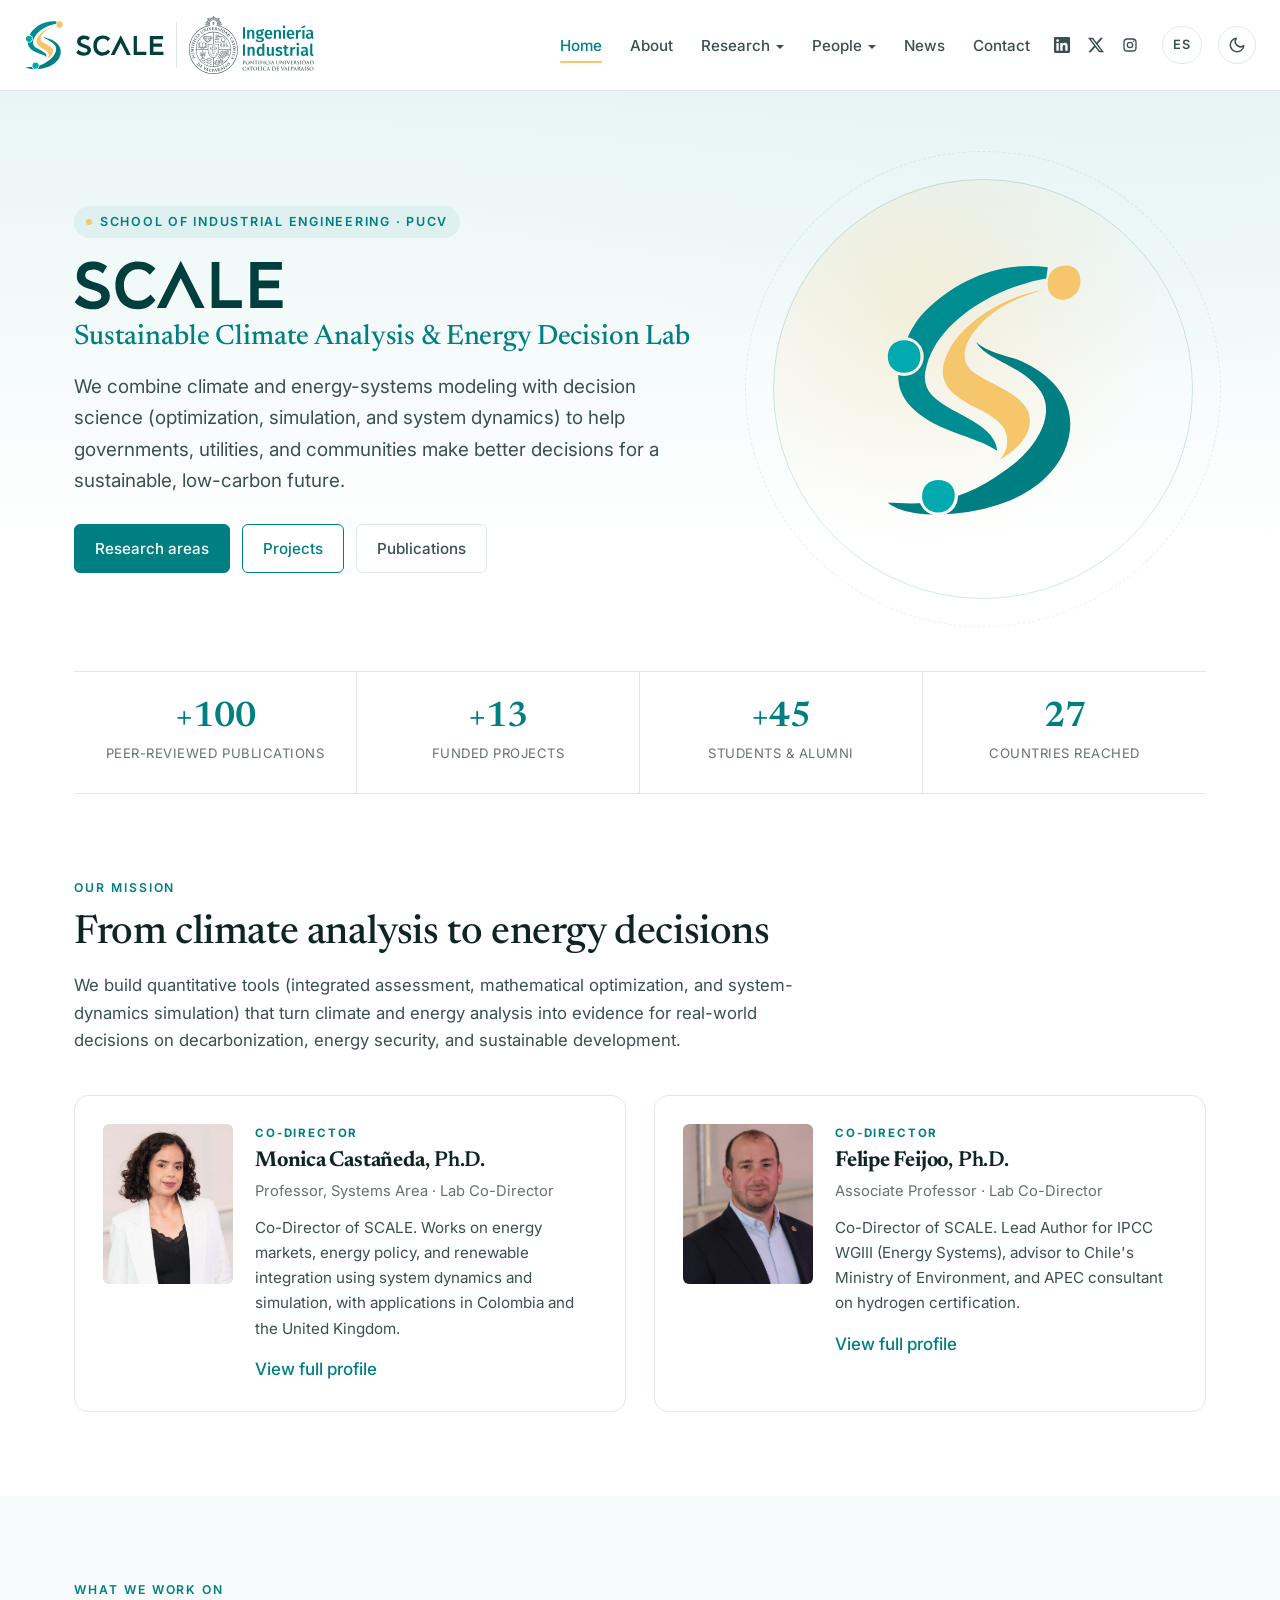
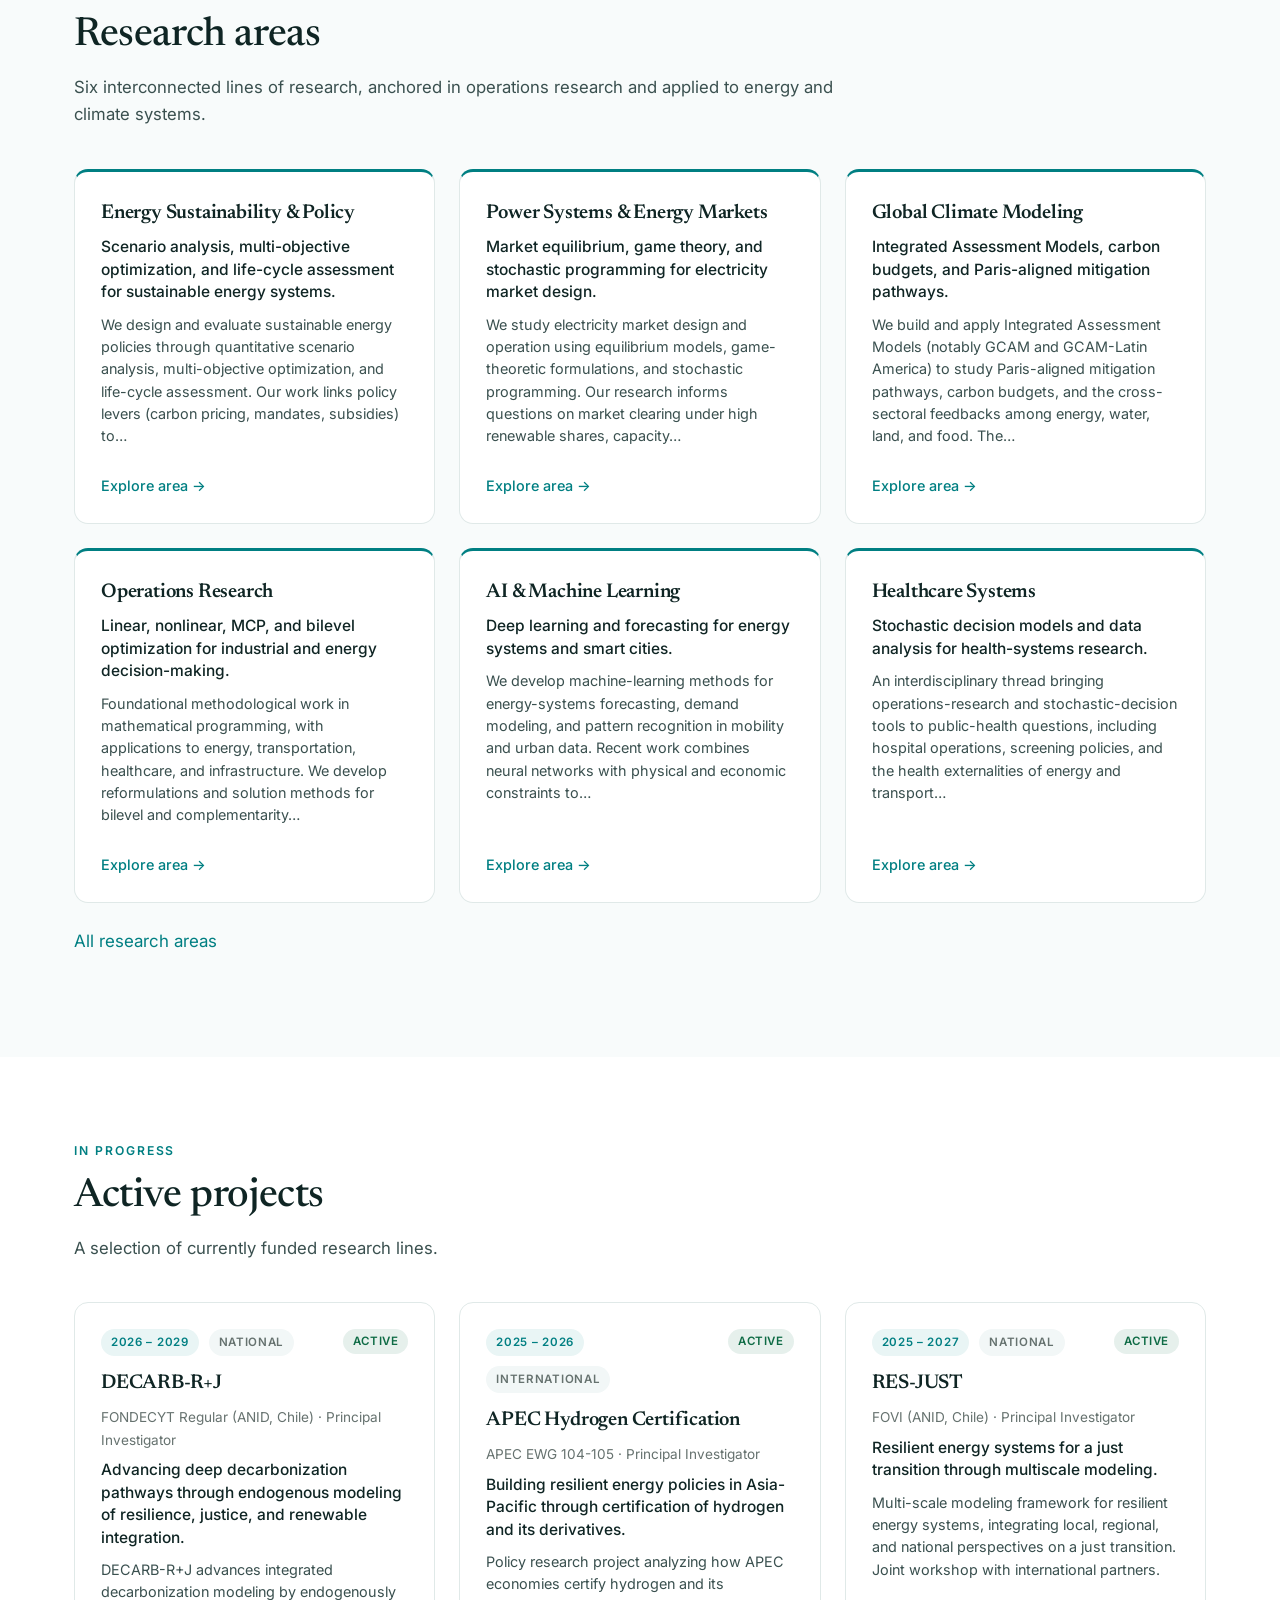
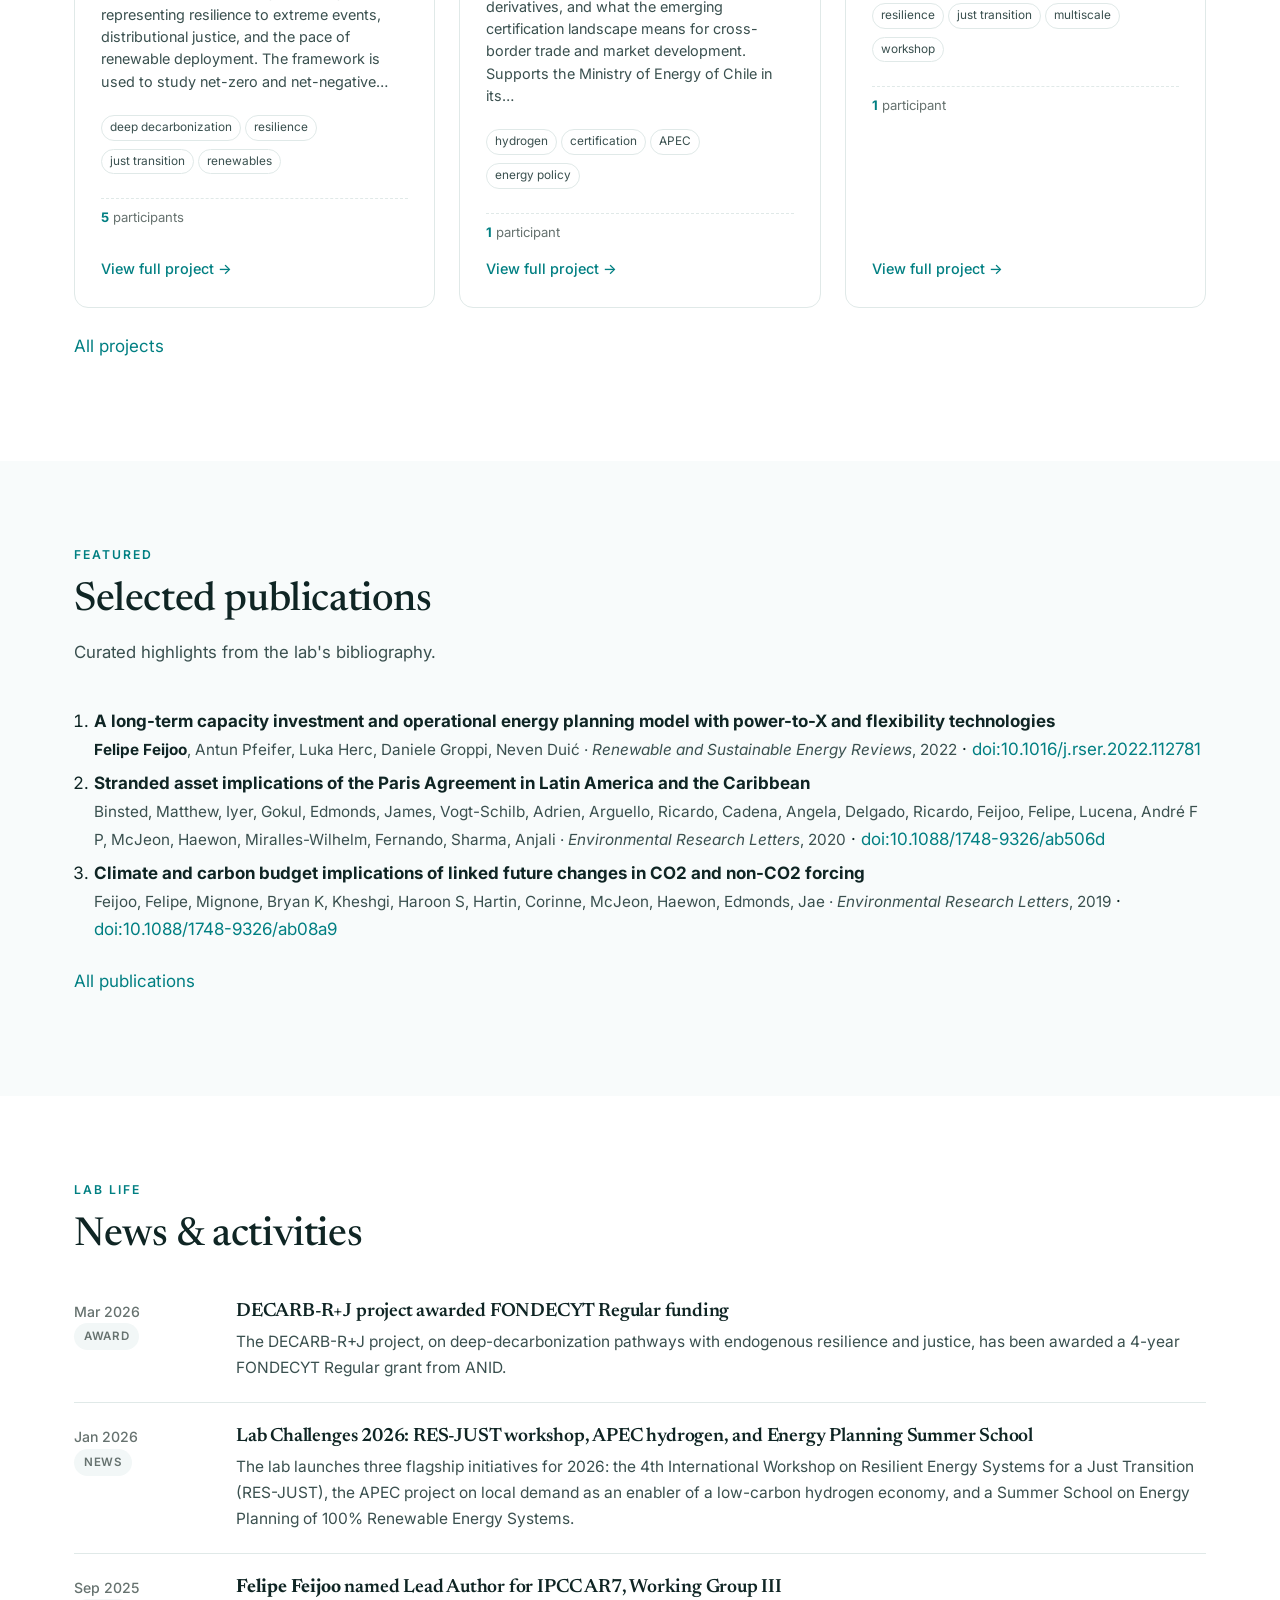
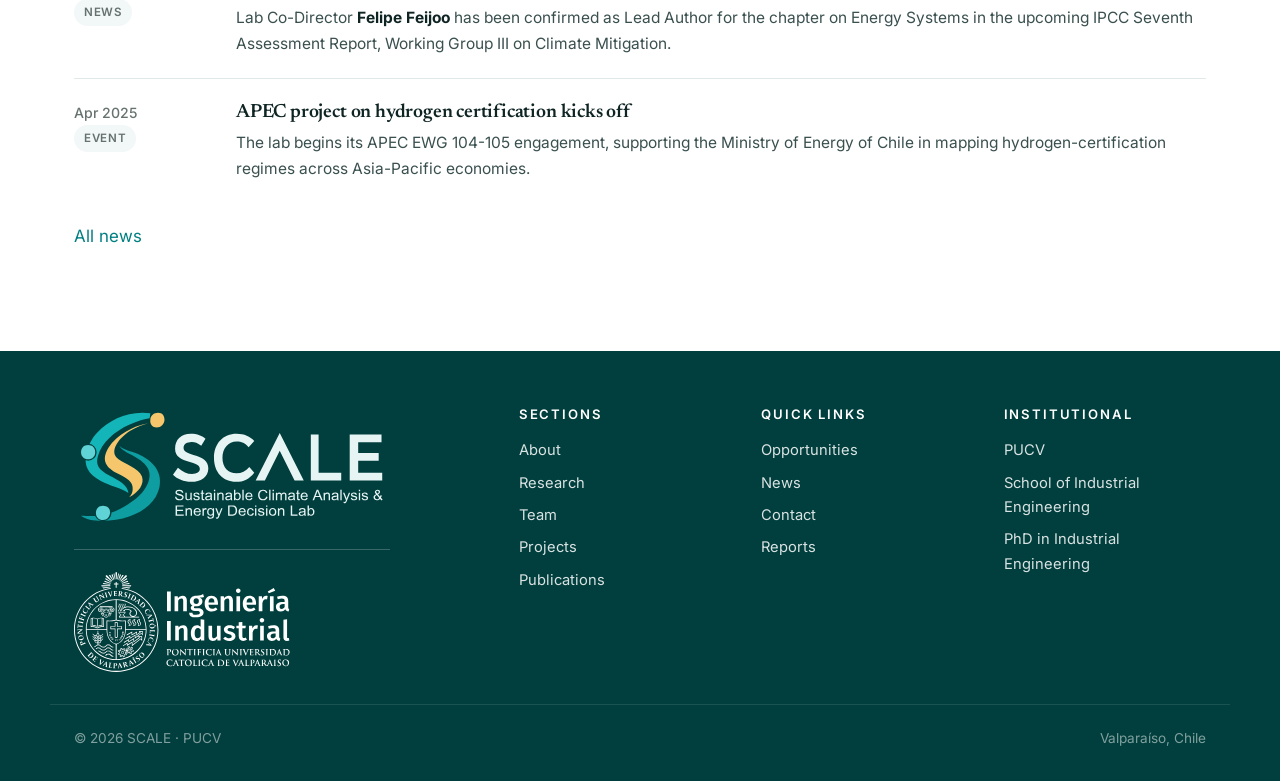
<file: index.html>
<!DOCTYPE html>
<!--
  SCALE | Sustainable Climate Analysis & Energy Decision Lab | Home
  ----------------------------------------------------------
  This is a static, GitHub-Pages-compatible website. To
  update content, edit the JSON / BibTeX files in /data and
  /publications.bib, /reports.bib. See README.md.

  HEADER and FOOTER are inlined on every page (search for
  "BEGIN SITE HEADER" / "BEGIN SITE FOOTER"). If you change
  the nav, update every page or use sed:
    sed -i 's|OLD|NEW|' *.html
-->
<html lang="en">
<head>
  <meta charset="UTF-8" />
  <meta http-equiv="X-UA-Compatible" content="IE=edge" />
  <meta name="viewport" content="width=device-width, initial-scale=1.0" />

  <script>/* Apply the saved or system theme before first paint */(function(){var t;try{t=localStorage.getItem("scale-theme")}catch(e){}if(t!=="light"&&t!=="dark"){t=window.matchMedia&&matchMedia("(prefers-color-scheme: dark)").matches?"dark":"light"}document.documentElement.setAttribute("data-theme",t)})();</script>
  <script>/* Apply the saved language (see i18n.js) */(function(){var l,q=/[?&]lang=(es|en)\b/.exec(location.search);try{if(q)localStorage.setItem("scale-lang",q[1]);l=localStorage.getItem("scale-lang")}catch(e){}if(q)l=q[1];document.documentElement.lang=l==="es"?"es":"en"})();</script>
  <title>SCALE | Sustainable Climate Analysis &amp; Energy Decision Lab · PUCV, Chile</title>
  <meta name="description" content="SCALE (Sustainable Climate Analysis &amp; Energy Decision Lab) at PUCV, Chile. We turn climate and energy-systems analysis into evidence for better decisions on decarbonization, energy security, and sustainable development." />
  <meta name="author" content="SCALE · PUCV" />

  <meta property="og:title" content="SCALE | Sustainable Climate Analysis &amp; Energy Decision Lab · PUCV" />
  <meta property="og:description" content="Climate and energy analysis for better decisions. Co-Directors: Monica Castañeda and Felipe Feijoo." />
  <meta property="og:type" content="website" />
  <meta property="og:image" content="https://scale-pucv.github.io/SCALE/assets/images/og-image.png" />
  <meta property="og:url" content="https://scale-pucv.github.io/SCALE/" />
  <meta property="og:image:width" content="1200" />
  <meta property="og:image:height" content="630" />
  <meta name="twitter:card" content="summary_large_image" />

  <link rel="icon" type="image/svg+xml" href="assets/images/favicon.svg" />
  <link rel="icon" type="image/png" sizes="32x32" href="assets/images/favicon-32.png" />
  <link rel="apple-touch-icon" href="assets/images/apple-touch-icon.png" />

  <link rel="preconnect" href="https://fonts.googleapis.com" />
  <link rel="preconnect" href="https://fonts.gstatic.com" crossorigin />
  <link href="https://fonts.googleapis.com/css2?family=Newsreader:ital,opsz,wght@0,6..72,400;0,6..72,500;0,6..72,600;1,6..72,400&family=Inter:wght@300;400;500;600;700&family=JetBrains+Mono:wght@400;500&display=swap" rel="stylesheet" />

  <link rel="stylesheet" href="assets/css/style.css?v=20261020j" />
</head>
<body>

<!-- ============== BEGIN SITE HEADER ============== -->
<header class="site-header" id="top">
  <nav class="nav" aria-label="Primary">
    <a class="nav-brand" href="./">
      <img class="brand-logo only-light" src="assets/images/logo-mark.svg" alt="" aria-hidden="true" /><img class="brand-logo only-dark" src="assets/images/logo-mark-dark.svg" alt="" aria-hidden="true" />
      <span class="brand-block">
        <span class="brand-name"><img class="brand-wordmark only-light" src="assets/images/wordmark.svg" alt="SCALE" /><img class="brand-wordmark only-dark" src="assets/images/wordmark-dark.svg" alt="SCALE" /></span>
      </span>
      <span class="brand-divider" aria-hidden="true"></span>
      <img class="brand-pucv only-light" src="assets/images/logo-pucv-eii.svg" alt="PUCV · Escuela de Ingeniería Industrial" /><img class="brand-pucv only-dark" src="assets/images/logo-pucv-eii-dark.svg" alt="PUCV · Escuela de Ingeniería Industrial" />
    </a>
    <button class="nav-toggle" id="nav-toggle" aria-expanded="false" aria-controls="nav-menu" aria-label="Open menu">
      <span></span><span></span><span></span>
    </button>
    <ul class="nav-menu" id="nav-menu">
      <li><a href="./">Home</a></li>
      <li><a href="about.html">About</a></li>
      <li class="has-sub"><a href="research.html" aria-haspopup="true">Research<span class="caret" aria-hidden="true"></span></a>
        <ul class="nav-sub">
          <li><a href="research.html">Research areas</a></li>
          <li><a href="projects.html">Projects</a></li>
          <li><a href="publications.html">Publications</a></li>
        </ul>
      </li>
      <li class="has-sub"><a href="team.html" aria-haspopup="true">People<span class="caret" aria-hidden="true"></span></a>
        <ul class="nav-sub">
          <li><a href="team.html">Team</a></li>
          <li><a href="team.html?view=collaborators">Collaborators</a></li>
          <li><a href="team.html?view=visiting">Visiting</a></li>
          <li><a href="opportunities.html">Join us</a></li>
        </ul>
      </li>
      <li><a href="news.html">News</a></li>
      <li><a href="contact.html">Contact</a></li>
    </ul>
  </nav>
</header>
<!-- ============== END SITE HEADER ============== -->

<main>

  <!-- ===== HERO ===== -->
  <section class="hero">
    <div class="container hero-grid">
      <div>
        <span class="hero-eyebrow">School of Industrial Engineering · PUCV</span>
        <h1>
          <img class="hero-wordmark only-light" src="assets/images/wordmark.svg" alt="SCALE" /><img class="hero-wordmark only-dark" src="assets/images/wordmark-dark.svg" alt="SCALE" />
          <span class="lab-mark">Sustainable Climate Analysis &amp; Energy Decision Lab</span>
        </h1>
        <p class="hero-lede">
          We combine climate and energy-systems modeling with decision
          science (optimization, simulation, and system dynamics) to help
          governments, utilities, and communities make better decisions for a
          sustainable, low-carbon future.
        </p>
        <div class="hero-actions">
          <a class="btn btn-primary" href="research.html">Research areas</a>
          <a class="btn" href="projects.html">Projects</a>
          <a class="btn btn-ghost" href="publications.html">Publications</a>
        </div>
      </div>
      <div class="hero-art">
        <div class="hero-art-circle">
          <img class="hero-art-logo only-light" src="assets/images/logo-mark.svg" alt="SCALE logo" /><img class="hero-art-logo only-dark" src="assets/images/logo-mark-dark.svg" alt="SCALE logo" />
        </div>
      </div>
    </div>
  </section>

  <!-- ===== STATS ===== -->
  <div class="container" style="padding-top:0;padding-bottom:0">
    <div class="stats" id="stats-strip"></div>
  </div>

  <!-- ===== MISSION + LEADERSHIP ===== -->
  <section class="section">
    <div class="container">
      <div class="section-head">
        <p class="section-eyebrow">Our mission</p>
        <h2 class="section-title">From climate analysis to energy decisions</h2>
        <p class="section-sub">
          We build quantitative tools (integrated assessment, mathematical
          optimization, and system-dynamics simulation) that turn climate and
          energy analysis into evidence for real-world decisions on
          decarbonization, energy security, and sustainable development.
        </p>
      </div>
      <div id="leadership" class="leadership"></div>
    </div>
  </section>

  <!-- ===== RESEARCH AREAS ===== -->
  <section class="section section-alt">
    <div class="container">
      <div class="section-head">
        <p class="section-eyebrow">What we work on</p>
        <h2 class="section-title">Research areas</h2>
        <p class="section-sub">
          Six interconnected lines of research, anchored in operations
          research and applied to energy and climate systems.
        </p>
      </div>
      <div id="home-research-areas" class="cards cols-3"></div>
      <p style="margin-top:24px"><a class="readmore" href="research.html">All research areas</a></p>
    </div>
  </section>

  <!-- ===== FEATURED PROJECTS ===== -->
  <section class="section">
    <div class="container">
      <div class="section-head">
        <p class="section-eyebrow">In progress</p>
        <h2 class="section-title">Active projects</h2>
        <p class="section-sub">
          A selection of currently funded research lines.
        </p>
      </div>
      <div id="home-projects" class="cards"></div>
      <p style="margin-top:24px"><a class="readmore" href="projects.html">All projects</a></p>
    </div>
  </section>

  <!-- ===== SELECTED PUBLICATIONS ===== -->
  <section class="section section-alt">
    <div class="container">
      <div class="section-head">
        <p class="section-eyebrow">Featured</p>
        <h2 class="section-title">Selected publications</h2>
        <p class="section-sub">
          Curated highlights from the lab's bibliography.
        </p>
      </div>
      <div id="selected-papers"></div>
      <p style="margin-top:24px"><a class="readmore" href="publications.html">All publications</a></p>
    </div>
  </section>

  <!-- ===== NEWS ===== -->
  <section class="section">
    <div class="container">
      <div class="section-head">
        <p class="section-eyebrow">Lab life</p>
        <h2 class="section-title">News &amp; activities</h2>
      </div>
      <div id="home-news"></div>
      <p style="margin-top:18px"><a class="readmore" href="news.html">All news</a></p>
    </div>
  </section>

</main>

<!-- ============== BEGIN SITE FOOTER ============== -->
<footer class="site-footer" id="contact">
  <div class="container footer-grid">
    <div class="footer-brand">
      <div class="footer-logos">
        <img class="footer-logo" src="assets/images/logo-dark.svg" alt="SCALE — Sustainable Climate Analysis &amp; Energy Decision Lab" />
        <span class="footer-divider" aria-hidden="true"></span>
        <img class="footer-pucv" src="assets/images/logo-pucv-eii-white.svg" alt="PUCV · Escuela de Ingeniería Industrial" />
      </div>
    </div>
    <div>
      <h3>Sections</h3>
      <ul class="foot-links">
        <li><a href="about.html">About</a></li>
        <li><a href="research.html">Research</a></li>
        <li><a href="team.html">Team</a></li>
        <li><a href="projects.html">Projects</a></li>
        <li><a href="publications.html">Publications</a></li>
      </ul>
    </div>
    <div>
      <h3>Quick links</h3>
      <ul class="foot-links">
        <li><a href="opportunities.html">Opportunities</a></li>
        <li><a href="news.html">News</a></li>
        <li><a href="contact.html">Contact</a></li>
        <li><a href="reports.html">Reports</a></li>
      </ul>
    </div>
    <div>
      <h3>Institutional</h3>
      <ul class="foot-links">
        <li><a href="https://www.pucv.cl/" target="_blank" rel="noopener">PUCV</a></li>
        <li><a href="http://eii.pucv.cl/" target="_blank" rel="noopener">School of Industrial Engineering</a></li>
        <li><a href="https://eii.pucv.cl/estudia-con-nosotros/postgrado/doctorado-en-ingenieria-industrial/" target="_blank" rel="noopener">PhD in Industrial Engineering</a></li>
      </ul>
    </div>
  </div>
  <div class="container foot-bottom">
    <span>© <span id="year"></span> SCALE · PUCV</span>
    <span>Valparaíso, Chile</span>
  </div>
</footer>
<!-- ============== END SITE FOOTER ============== -->

<a href="#top" class="to-top" id="to-top" aria-label="Back to top">↑</a>

<script src="assets/js/main.js?v=20261020j"></script>
<script src="assets/js/i18n.js?v=20261020g"></script>
<script src="assets/js/bibtex.js?v=20261020g"></script>
<script src="assets/js/renderers.js?v=20261020g"></script>
<script>
(function () {
  if (typeof ECSRender === 'undefined') {
    var html = '<p style="color:#c53030;padding:14px;border-left:3px solid #c53030;background:#fff5f5">' +
      '<strong>renderers.js failed to load.</strong> Hard-refresh with Ctrl+Shift+R, or open ' +
      '<a href="diagnose.html">diagnose.html</a>.</p>';
    var ids = ['stats-strip','leadership','home-research-areas','home-projects','selected-papers','home-news'];
    ids.forEach(function (id) { var el = document.getElementById(id); if (el) el.innerHTML = html; });
    return;
  }
  try {
    ECSRender.stats('#stats-strip');
    ECSRender.leadership('#leadership');
    ECSRender.researchAreas('#home-research-areas', 6);
    ECSRender.projects('#home-projects', { featured: 3 });
    ECSRender.selectedPapers('#selected-papers');
    ECSRender.news('#home-news', 4);
  } catch (e) {
    console.error('[ECS home] render error:', e);
    var el = document.getElementById('leadership');
    if (el) el.innerHTML = '<p style="color:#c53030">Render error: ' + e.message + '</p>';
  }
})();
</script>
</body>
</html>
</file>
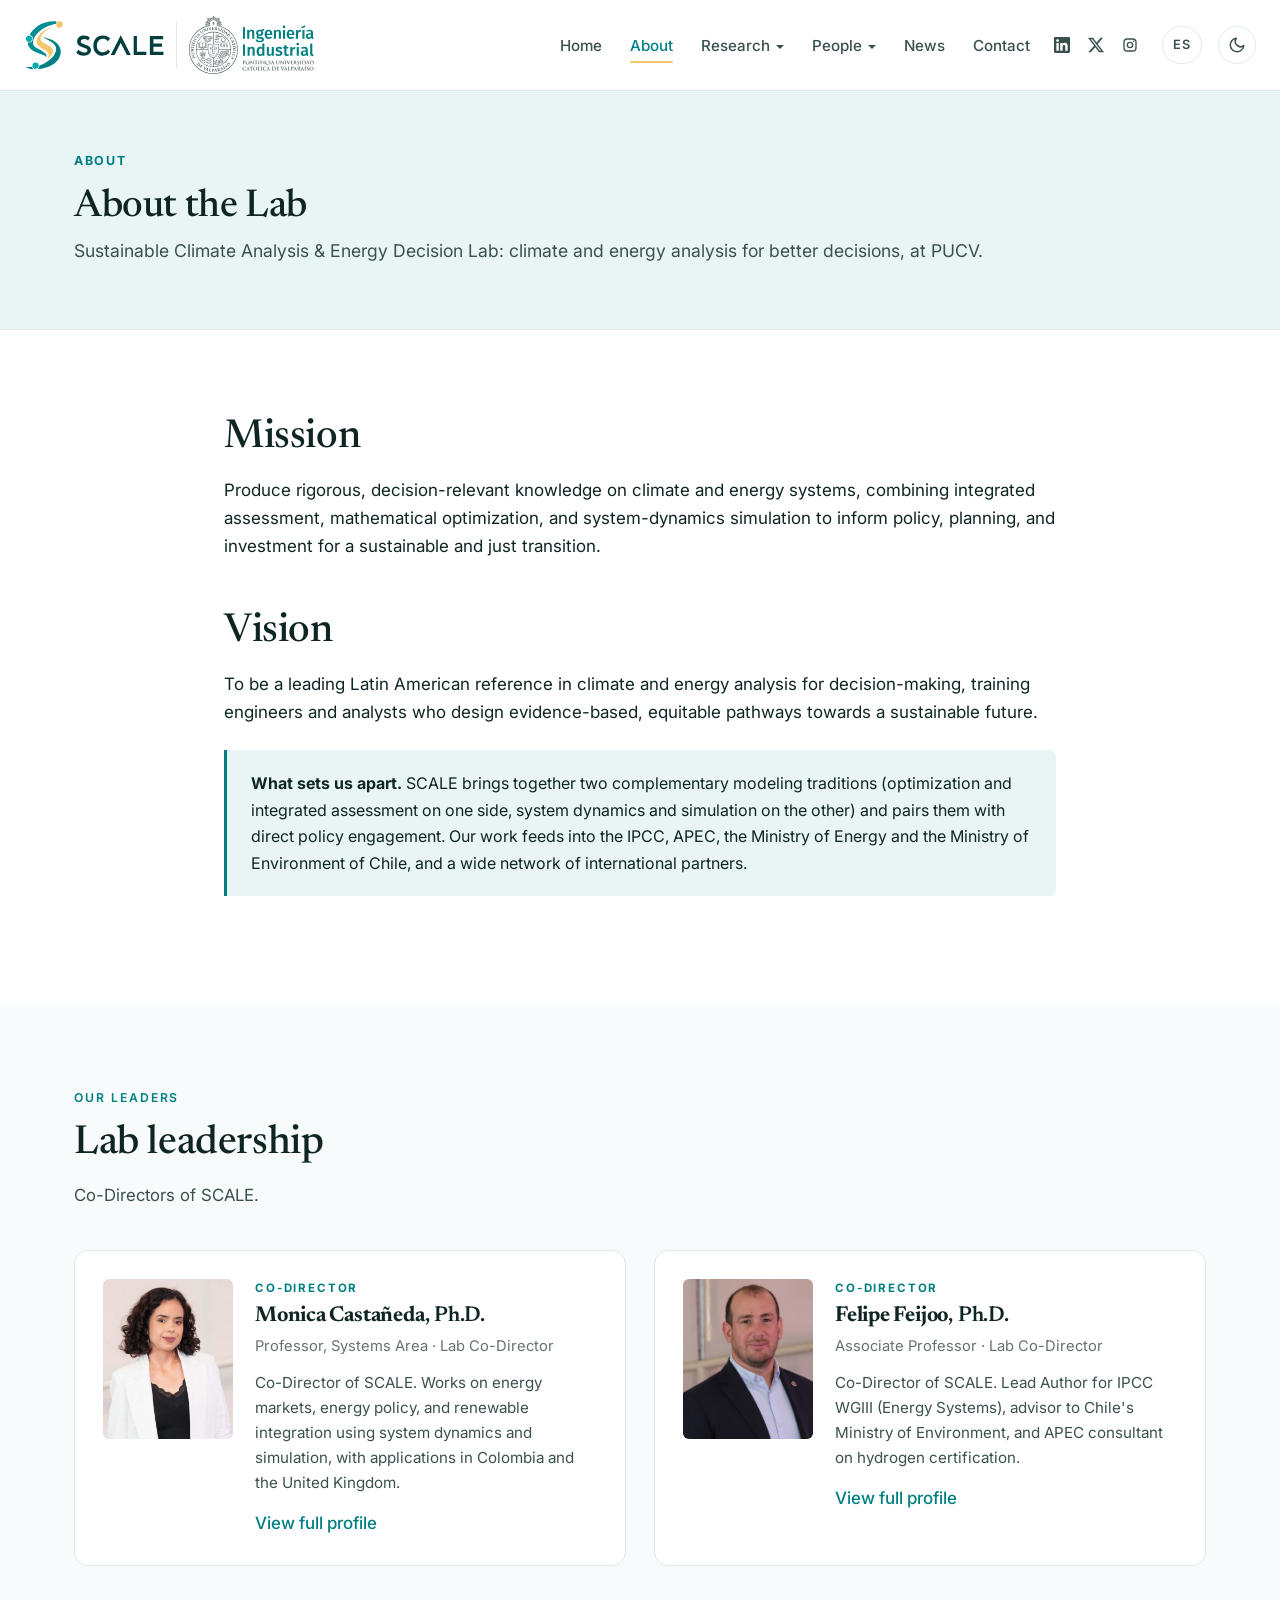
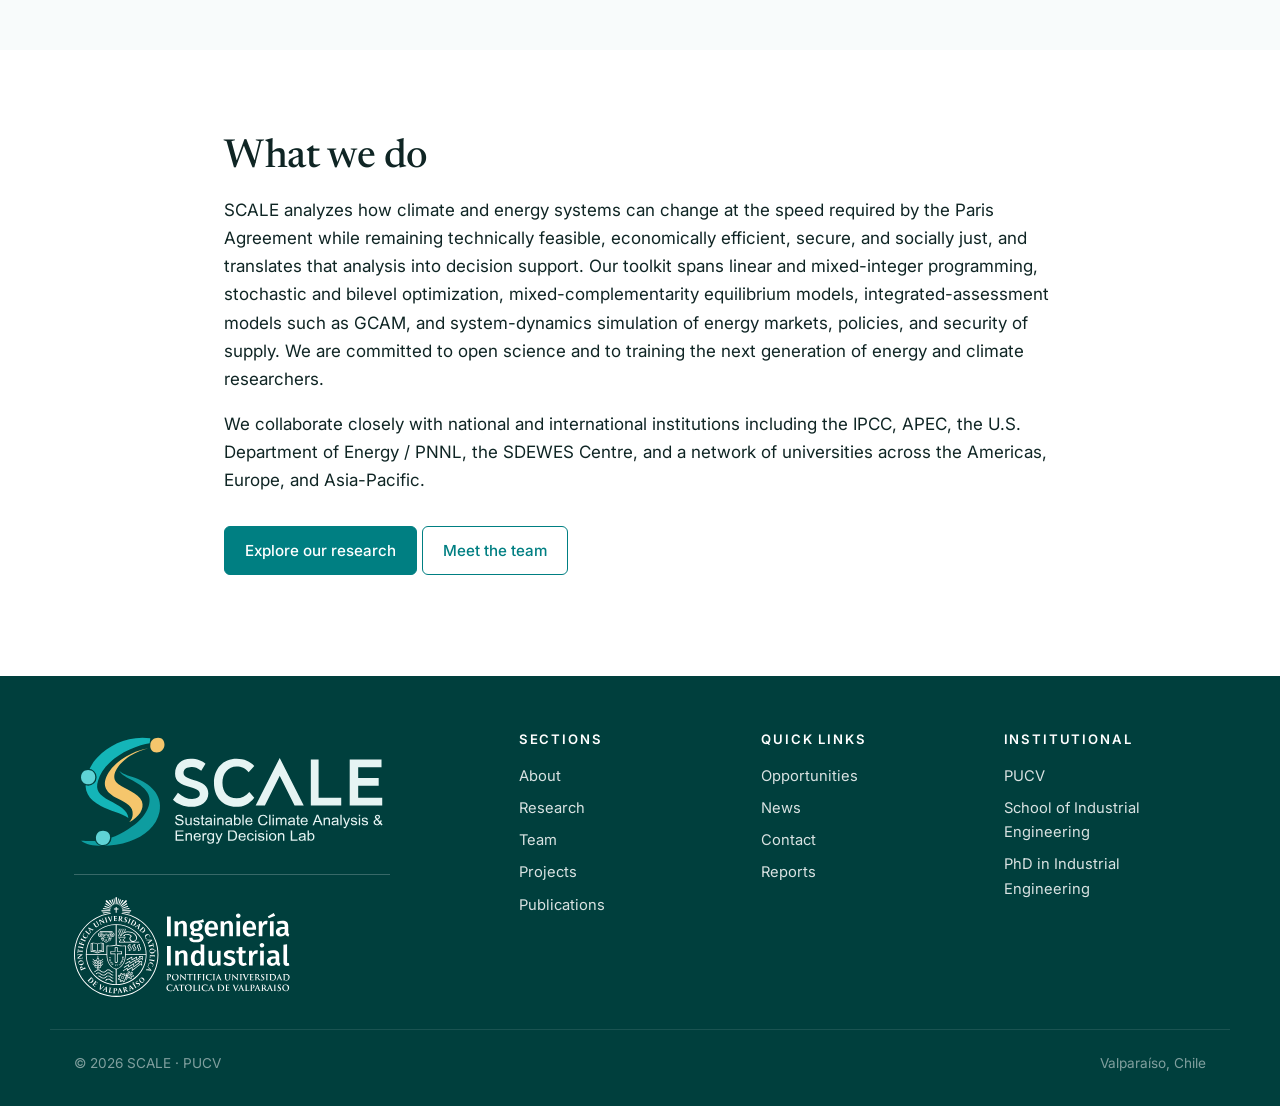
<file: about.html>
<!DOCTYPE html>
<html lang="en">
<head>
  <meta charset="UTF-8" />
  <meta http-equiv="X-UA-Compatible" content="IE=edge" />
  <meta name="viewport" content="width=device-width, initial-scale=1.0" />
  <script>/* Apply the saved or system theme before first paint */(function(){var t;try{t=localStorage.getItem("scale-theme")}catch(e){}if(t!=="light"&&t!=="dark"){t=window.matchMedia&&matchMedia("(prefers-color-scheme: dark)").matches?"dark":"light"}document.documentElement.setAttribute("data-theme",t)})();</script>
  <script>/* Apply the saved language (see i18n.js) */(function(){var l,q=/[?&]lang=(es|en)\b/.exec(location.search);try{if(q)localStorage.setItem("scale-lang",q[1]);l=localStorage.getItem("scale-lang")}catch(e){}if(q)l=q[1];document.documentElement.lang=l==="es"?"es":"en"})();</script>
  <title>About | SCALE</title>
  <meta name="description" content="About SCALE (Sustainable Climate Analysis &amp; Energy Decision Lab): mission, vision, and leadership." />
  <link rel="icon" type="image/svg+xml" href="assets/images/favicon.svg" />
  <link rel="icon" type="image/png" sizes="32x32" href="assets/images/favicon-32.png" />
  <link rel="apple-touch-icon" href="assets/images/apple-touch-icon.png" />
  <link rel="preconnect" href="https://fonts.googleapis.com" />
  <link rel="preconnect" href="https://fonts.gstatic.com" crossorigin />
  <link href="https://fonts.googleapis.com/css2?family=Newsreader:ital,opsz,wght@0,6..72,400;0,6..72,500;0,6..72,600;1,6..72,400&family=Inter:wght@300;400;500;600;700&family=JetBrains+Mono:wght@400;500&display=swap" rel="stylesheet" />
  <link rel="stylesheet" href="assets/css/style.css?v=20261020j" />
</head>
<body>
<header class="site-header" id="top">
  <nav class="nav" aria-label="Primary">
    <a class="nav-brand" href="./">
      <img class="brand-logo only-light" src="assets/images/logo-mark.svg" alt="" aria-hidden="true" /><img class="brand-logo only-dark" src="assets/images/logo-mark-dark.svg" alt="" aria-hidden="true" />
      <span class="brand-block">
        <span class="brand-name"><img class="brand-wordmark only-light" src="assets/images/wordmark.svg" alt="SCALE" /><img class="brand-wordmark only-dark" src="assets/images/wordmark-dark.svg" alt="SCALE" /></span>
      </span>
      <span class="brand-divider" aria-hidden="true"></span>
      <img class="brand-pucv only-light" src="assets/images/logo-pucv-eii.svg" alt="PUCV · Escuela de Ingeniería Industrial" /><img class="brand-pucv only-dark" src="assets/images/logo-pucv-eii-dark.svg" alt="PUCV · Escuela de Ingeniería Industrial" />
    </a>
    <button class="nav-toggle" id="nav-toggle" aria-expanded="false" aria-controls="nav-menu" aria-label="Open menu">
      <span></span><span></span><span></span>
    </button>
    <ul class="nav-menu" id="nav-menu">
      <li><a href="./">Home</a></li>
      <li><a href="about.html">About</a></li>
      <li class="has-sub"><a href="research.html" aria-haspopup="true">Research<span class="caret" aria-hidden="true"></span></a>
        <ul class="nav-sub">
          <li><a href="research.html">Research areas</a></li>
          <li><a href="projects.html">Projects</a></li>
          <li><a href="publications.html">Publications</a></li>
        </ul>
      </li>
      <li class="has-sub"><a href="team.html" aria-haspopup="true">People<span class="caret" aria-hidden="true"></span></a>
        <ul class="nav-sub">
          <li><a href="team.html">Team</a></li>
          <li><a href="team.html?view=collaborators">Collaborators</a></li>
          <li><a href="team.html?view=visiting">Visiting</a></li>
          <li><a href="opportunities.html">Join us</a></li>
        </ul>
      </li>
      <li><a href="news.html">News</a></li>
      <li><a href="contact.html">Contact</a></li>
    </ul>
  </nav>
</header>
<main>
<section class="detail-hero"><div class="container">
  <p class="profile-eyebrow">About</p>
  <h1 class="profile-name">About the Lab</h1>
  <p class="profile-title">Sustainable Climate Analysis &amp; Energy Decision Lab: climate and energy analysis for better decisions, at PUCV.</p>
</div></section>

<section class="section"><div class="container container-narrow">
  <h2 class="section-title">Mission</h2>
  <p>Produce rigorous, decision-relevant knowledge on climate and energy systems,
     combining integrated assessment, mathematical optimization, and system-dynamics
     simulation to inform policy, planning, and investment for a sustainable and just
     transition.</p>

  <h2 class="section-title" style="margin-top:48px">Vision</h2>
  <p>To be a leading Latin American reference in climate and energy analysis for
     decision-making, training engineers and analysts who design evidence-based,
     equitable pathways towards a sustainable future.</p>

  <div class="callout">
    <strong>What sets us apart.</strong> SCALE brings together two complementary
    modeling traditions (optimization and integrated assessment on one side, system
    dynamics and simulation on the other) and pairs them with direct policy engagement. Our work feeds into the IPCC, APEC, the Ministry of Energy
    and the Ministry of Environment of Chile, and a wide network of international partners.
  </div>
</div></section>

<section class="section section-alt"><div class="container">
  <div class="section-head">
    <p class="section-eyebrow">Our leaders</p>
    <h2 class="section-title">Lab leadership</h2>
    <p class="section-sub">Co-Directors of SCALE.</p>
  </div>
  <div id="leadership" class="leadership"></div>
</div></section>

<section class="section"><div class="container container-narrow">
  <h2 class="section-title">What we do</h2>
  <p>SCALE analyzes how climate and energy systems can change at the speed required by
     the Paris Agreement while remaining technically feasible, economically efficient,
     secure, and socially just, and translates that analysis into decision support. Our
     toolkit spans linear and mixed-integer programming, stochastic and bilevel
     optimization, mixed-complementarity equilibrium models, integrated-assessment models
     such as GCAM, and system-dynamics simulation of energy markets, policies, and security
     of supply. We are committed
     to open science and to training the next generation of energy and climate
     researchers.</p>
  <p>We collaborate closely with national and international institutions including the
     IPCC, APEC, the U.S. Department of Energy / PNNL, the SDEWES Centre, and a network
     of universities across the Americas, Europe, and Asia-Pacific.</p>
  <p style="margin-top:32px">
    <a class="btn btn-primary" href="research.html">Explore our research</a>
    <a class="btn" href="team.html">Meet the team</a>
  </p>
</div></section>
</main>
<footer class="site-footer">
  <div class="container footer-grid">
    <div class="footer-brand">
      <div class="footer-logos">
        <img class="footer-logo" src="assets/images/logo-dark.svg" alt="SCALE — Sustainable Climate Analysis &amp; Energy Decision Lab" />
        <span class="footer-divider" aria-hidden="true"></span>
        <img class="footer-pucv" src="assets/images/logo-pucv-eii-white.svg" alt="PUCV · Escuela de Ingeniería Industrial" />
      </div>
    </div>
    <div>
      <h3>Sections</h3>
      <ul class="foot-links">
        <li><a href="about.html">About</a></li>
        <li><a href="research.html">Research</a></li>
        <li><a href="team.html">Team</a></li>
        <li><a href="projects.html">Projects</a></li>
        <li><a href="publications.html">Publications</a></li>
      </ul>
    </div>
    <div>
      <h3>Quick links</h3>
      <ul class="foot-links">
        <li><a href="opportunities.html">Opportunities</a></li>
        <li><a href="news.html">News</a></li>
        <li><a href="contact.html">Contact</a></li>
        <li><a href="reports.html">Reports</a></li>
      </ul>
    </div>
    <div>
      <h3>Institutional</h3>
      <ul class="foot-links">
        <li><a href="https://www.pucv.cl/" target="_blank" rel="noopener">PUCV</a></li>
        <li><a href="http://eii.pucv.cl/" target="_blank" rel="noopener">School of Industrial Engineering</a></li>
        <li><a href="https://eii.pucv.cl/estudia-con-nosotros/postgrado/doctorado-en-ingenieria-industrial/" target="_blank" rel="noopener">PhD in Industrial Engineering</a></li>
      </ul>
    </div>
  </div>
  <div class="container foot-bottom">
    <span>© <span id="year"></span> SCALE · PUCV</span>
    <span>Valparaíso, Chile</span>
  </div>
</footer>
<a href="#top" class="to-top" id="to-top" aria-label="Back to top">↑</a>
<script src="assets/js/main.js?v=20261020j"></script>
<script src="assets/js/i18n.js?v=20261020g"></script>
<script src="assets/js/renderers.js?v=20261020g"></script><script>ECSRender.leadership("#leadership");</script>
</body></html>
</file>
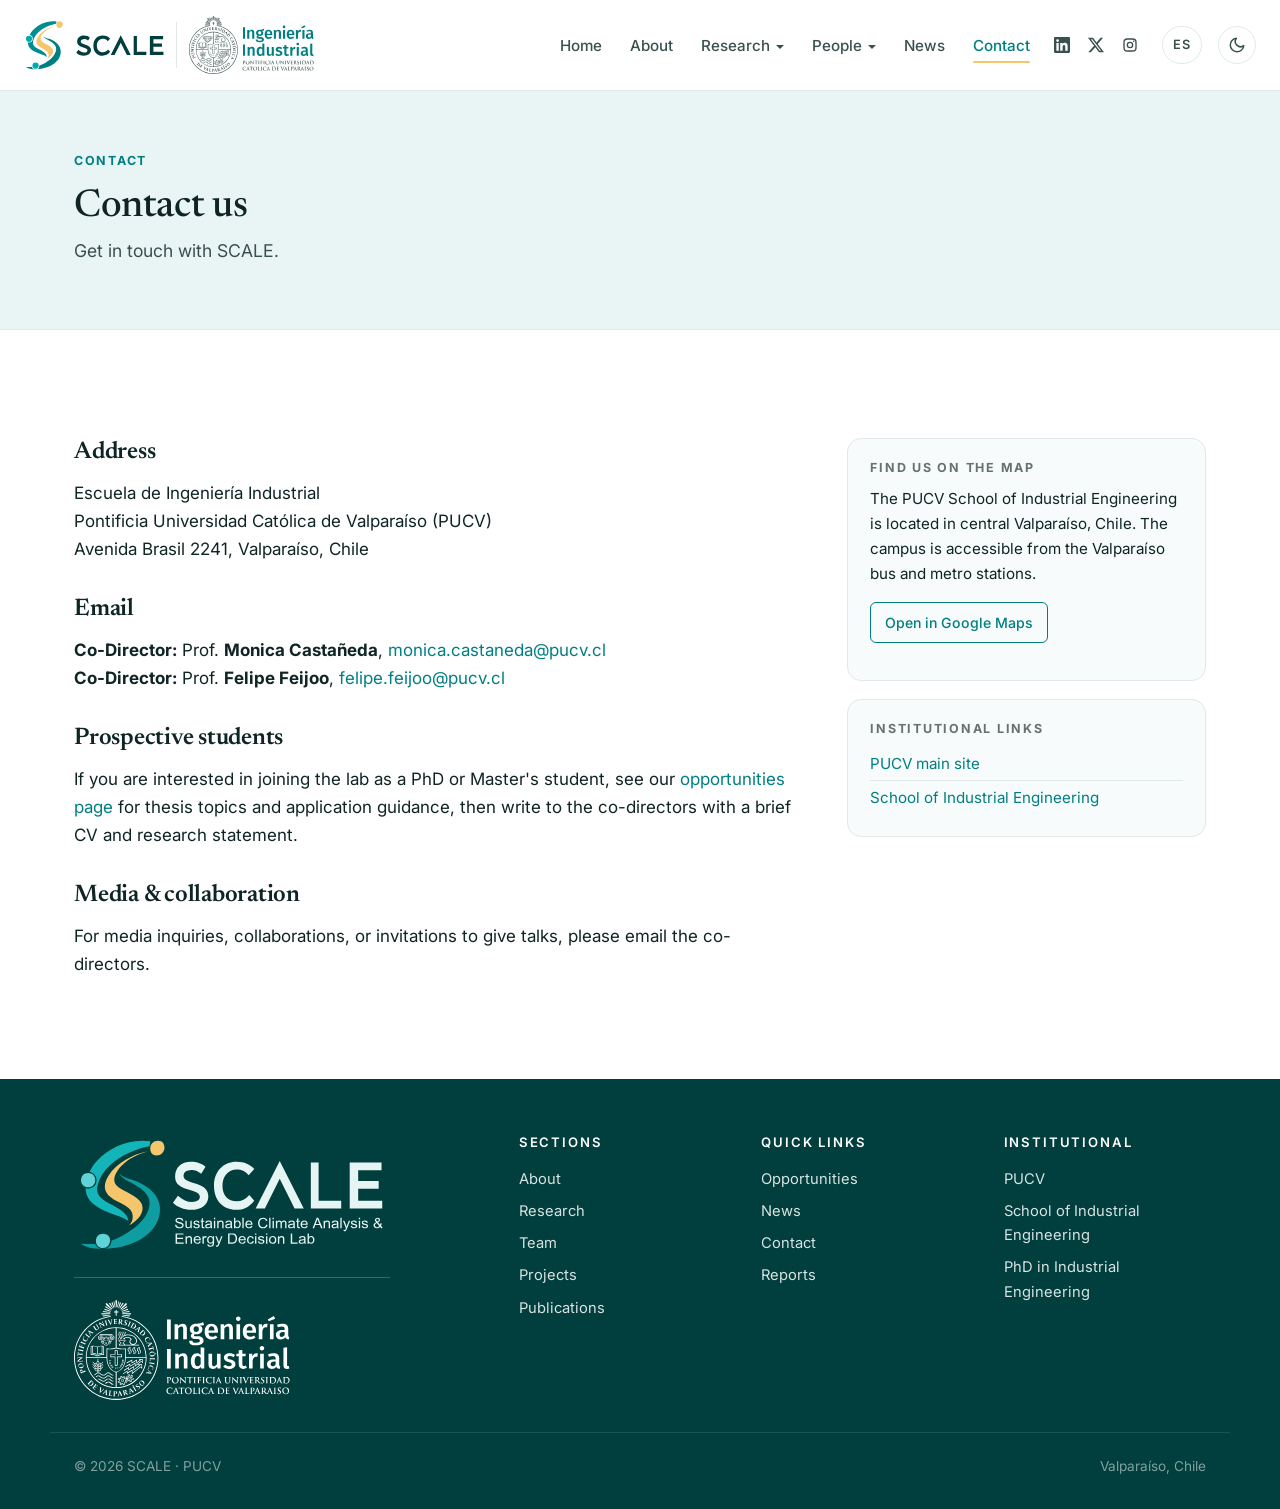
<file: contact.html>
<!DOCTYPE html>
<html lang="en">
<head>
  <meta charset="UTF-8" />
  <meta http-equiv="X-UA-Compatible" content="IE=edge" />
  <meta name="viewport" content="width=device-width, initial-scale=1.0" />
  <script>/* Apply the saved or system theme before first paint */(function(){var t;try{t=localStorage.getItem("scale-theme")}catch(e){}if(t!=="light"&&t!=="dark"){t=window.matchMedia&&matchMedia("(prefers-color-scheme: dark)").matches?"dark":"light"}document.documentElement.setAttribute("data-theme",t)})();</script>
  <script>/* Apply the saved language (see i18n.js) */(function(){var l,q=/[?&]lang=(es|en)\b/.exec(location.search);try{if(q)localStorage.setItem("scale-lang",q[1]);l=localStorage.getItem("scale-lang")}catch(e){}if(q)l=q[1];document.documentElement.lang=l==="es"?"es":"en"})();</script>
  <title>Contact | SCALE</title>
  <meta name="description" content="Contact SCALE at PUCV." />
  <link rel="icon" type="image/svg+xml" href="assets/images/favicon.svg" />
  <link rel="icon" type="image/png" sizes="32x32" href="assets/images/favicon-32.png" />
  <link rel="apple-touch-icon" href="assets/images/apple-touch-icon.png" />
  <link rel="preconnect" href="https://fonts.googleapis.com" />
  <link rel="preconnect" href="https://fonts.gstatic.com" crossorigin />
  <link href="https://fonts.googleapis.com/css2?family=Newsreader:ital,opsz,wght@0,6..72,400;0,6..72,500;0,6..72,600;1,6..72,400&family=Inter:wght@300;400;500;600;700&family=JetBrains+Mono:wght@400;500&display=swap" rel="stylesheet" />
  <link rel="stylesheet" href="assets/css/style.css?v=20261020j" />
</head>
<body>
<header class="site-header" id="top">
  <nav class="nav" aria-label="Primary">
    <a class="nav-brand" href="./">
      <img class="brand-logo only-light" src="assets/images/logo-mark.svg" alt="" aria-hidden="true" /><img class="brand-logo only-dark" src="assets/images/logo-mark-dark.svg" alt="" aria-hidden="true" />
      <span class="brand-block">
        <span class="brand-name"><img class="brand-wordmark only-light" src="assets/images/wordmark.svg" alt="SCALE" /><img class="brand-wordmark only-dark" src="assets/images/wordmark-dark.svg" alt="SCALE" /></span>
      </span>
      <span class="brand-divider" aria-hidden="true"></span>
      <img class="brand-pucv only-light" src="assets/images/logo-pucv-eii.svg" alt="PUCV · Escuela de Ingeniería Industrial" /><img class="brand-pucv only-dark" src="assets/images/logo-pucv-eii-dark.svg" alt="PUCV · Escuela de Ingeniería Industrial" />
    </a>
    <button class="nav-toggle" id="nav-toggle" aria-expanded="false" aria-controls="nav-menu" aria-label="Open menu">
      <span></span><span></span><span></span>
    </button>
    <ul class="nav-menu" id="nav-menu">
      <li><a href="./">Home</a></li>
      <li><a href="about.html">About</a></li>
      <li class="has-sub"><a href="research.html" aria-haspopup="true">Research<span class="caret" aria-hidden="true"></span></a>
        <ul class="nav-sub">
          <li><a href="research.html">Research areas</a></li>
          <li><a href="projects.html">Projects</a></li>
          <li><a href="publications.html">Publications</a></li>
        </ul>
      </li>
      <li class="has-sub"><a href="team.html" aria-haspopup="true">People<span class="caret" aria-hidden="true"></span></a>
        <ul class="nav-sub">
          <li><a href="team.html">Team</a></li>
          <li><a href="team.html?view=collaborators">Collaborators</a></li>
          <li><a href="team.html?view=visiting">Visiting</a></li>
          <li><a href="opportunities.html">Join us</a></li>
        </ul>
      </li>
      <li><a href="news.html">News</a></li>
      <li><a href="contact.html">Contact</a></li>
    </ul>
  </nav>
</header>
<main>
<section class="detail-hero"><div class="container">
  <p class="profile-eyebrow">Contact</p>
  <h1 class="profile-name">Contact us</h1>
  <p class="profile-title">Get in touch with SCALE.</p>
</div></section>

<section class="section"><div class="container">
  <div class="detail-body">
    <div>
      <h3>Address</h3>
      <p>
        Escuela de Ingeniería Industrial<br/>
        Pontificia Universidad Católica de Valparaíso (PUCV)<br/>
        Avenida Brasil 2241, Valparaíso, Chile
      </p>

      <h3>Email</h3>
      <p>
        <strong>Co-Director:</strong> Prof. Monica Castañeda,
        <a href="mailto:monica.castaneda@pucv.cl">monica.castaneda@pucv.cl</a><br/>
        <strong>Co-Director:</strong> Prof. Felipe Feijoo,
        <a href="mailto:felipe.feijoo@pucv.cl">felipe.feijoo@pucv.cl</a>
      </p>

      <h3>Prospective students</h3>
      <p>If you are interested in joining the lab as a PhD or Master's student, see our
         <a href="opportunities.html">opportunities page</a> for thesis topics and
         application guidance, then write to the co-directors with a brief CV and
         research statement.</p>

      <h3>Media &amp; collaboration</h3>
      <p>For media inquiries, collaborations, or invitations to give talks, please
         email the co-directors.</p>
    </div>

    <aside>
      <div class="aside-block">
        <h4>Find us on the map</h4>
        <p>The PUCV School of Industrial Engineering is located in central
           Valparaíso, Chile. The campus is accessible from the Valparaíso bus
           and metro stations.</p>
        <p style="margin-top:12px">
          <a class="btn btn-sm" href="https://www.google.com/maps?q=Pontificia+Universidad+Cat%C3%B3lica+de+Valpara%C3%ADso+Avenida+Brasil+2241" target="_blank" rel="noopener">Open in Google Maps</a>
        </p>
      </div>
      <div class="aside-block">
        <h4>Institutional links</h4>
        <ul>
          <li><a href="https://www.pucv.cl/" target="_blank" rel="noopener">PUCV main site</a></li>
          <li><a href="http://eii.pucv.cl/" target="_blank" rel="noopener">School of Industrial Engineering</a></li>
        </ul>
      </div>
    </aside>
  </div>
</div></section>
</main>
<footer class="site-footer">
  <div class="container footer-grid">
    <div class="footer-brand">
      <div class="footer-logos">
        <img class="footer-logo" src="assets/images/logo-dark.svg" alt="SCALE — Sustainable Climate Analysis &amp; Energy Decision Lab" />
        <span class="footer-divider" aria-hidden="true"></span>
        <img class="footer-pucv" src="assets/images/logo-pucv-eii-white.svg" alt="PUCV · Escuela de Ingeniería Industrial" />
      </div>
    </div>
    <div>
      <h3>Sections</h3>
      <ul class="foot-links">
        <li><a href="about.html">About</a></li>
        <li><a href="research.html">Research</a></li>
        <li><a href="team.html">Team</a></li>
        <li><a href="projects.html">Projects</a></li>
        <li><a href="publications.html">Publications</a></li>
      </ul>
    </div>
    <div>
      <h3>Quick links</h3>
      <ul class="foot-links">
        <li><a href="opportunities.html">Opportunities</a></li>
        <li><a href="news.html">News</a></li>
        <li><a href="contact.html">Contact</a></li>
        <li><a href="reports.html">Reports</a></li>
      </ul>
    </div>
    <div>
      <h3>Institutional</h3>
      <ul class="foot-links">
        <li><a href="https://www.pucv.cl/" target="_blank" rel="noopener">PUCV</a></li>
        <li><a href="http://eii.pucv.cl/" target="_blank" rel="noopener">School of Industrial Engineering</a></li>
        <li><a href="https://eii.pucv.cl/estudia-con-nosotros/postgrado/doctorado-en-ingenieria-industrial/" target="_blank" rel="noopener">PhD in Industrial Engineering</a></li>
      </ul>
    </div>
  </div>
  <div class="container foot-bottom">
    <span>© <span id="year"></span> SCALE · PUCV</span>
    <span>Valparaíso, Chile</span>
  </div>
</footer>
<a href="#top" class="to-top" id="to-top" aria-label="Back to top">↑</a>
<script src="assets/js/main.js?v=20261020j"></script>
<script src="assets/js/i18n.js?v=20261020g"></script>
</body></html>
</file>
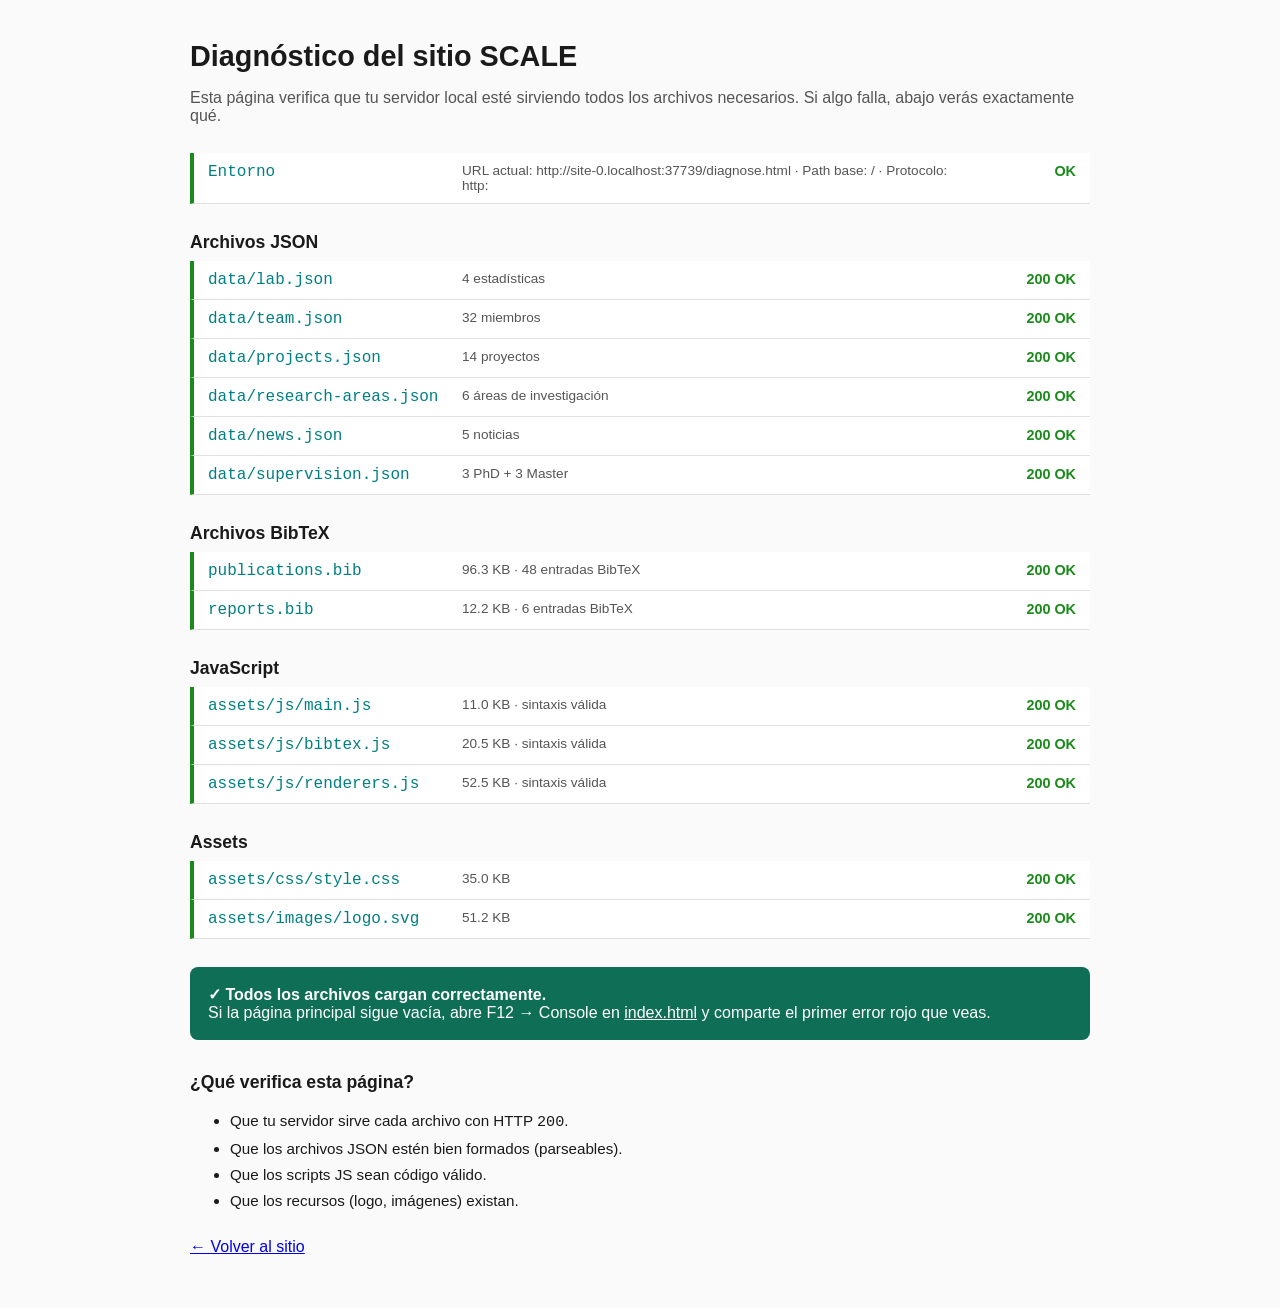
<file: diagnose.html>
<!DOCTYPE html>
<html lang="en">
<head>
<meta charset="UTF-8" />
<meta name="viewport" content="width=device-width, initial-scale=1.0" />
<meta name="robots" content="noindex" />
<title>SCALE | Diagnóstico del sitio</title>
<style>
  body { font-family: -apple-system, "Segoe UI", Roboto, sans-serif; max-width: 900px; margin: 40px auto; padding: 0 20px; color: #1a1a1a; background: #fafafa; }
  h1 { font-size: 1.8rem; margin-bottom: 6px; }
  .lede { color: #555; margin-bottom: 28px; }
  .row { display: grid; grid-template-columns: 240px 1fr 110px; gap: 14px; padding: 10px 14px; border-bottom: 1px solid #e0e0e0; align-items: start; background: #fff; }
  .row.ok      { border-left: 4px solid #1a8a1a; }
  .row.fail    { border-left: 4px solid #c53030; background: #fff5f5; }
  .row.parsing { border-left: 4px solid #b58105; background: #fffbe6; }
  .row.loading { border-left: 4px solid #4a90e2; }
  .label { font-family: ui-monospace, Menlo, monospace; font-weight: 500; color: #007F82; }
  .status { text-align: right; font-weight: 600; font-size: 0.9rem; }
  .ok      .status { color: #1a8a1a; }
  .fail    .status { color: #c53030; }
  .parsing .status { color: #b58105; }
  .detail  { font-size: 0.85rem; color: #555; }
  .detail code { background: #f0f0f0; padding: 1px 5px; border-radius: 3px; font-size: 0.92em; }
  .summary { padding: 18px; background: #007F82; color: #fff; border-radius: 8px; margin-top: 28px; }
  .summary.bad { background: #c53030; }
  .summary.good { background: #0f6e56; }
  pre { background: #fff; border: 1px solid #ddd; padding: 12px; border-radius: 4px; font-size: 0.82rem; overflow-x: auto; }
</style>
</head>
<body>

<h1>Diagnóstico del sitio SCALE</h1>
<p class="lede">
  Esta página verifica que tu servidor local esté sirviendo todos los archivos
  necesarios. Si algo falla, abajo verás exactamente qué.
</p>

<div id="env" class="row">
  <span class="label">Entorno</span>
  <span class="detail" id="env-detail">comprobando…</span>
  <span class="status">…</span>
</div>

<h2 style="font-size:1.1rem;margin:28px 0 8px">Archivos JSON</h2>
<div id="json-rows"></div>

<h2 style="font-size:1.1rem;margin:28px 0 8px">Archivos BibTeX</h2>
<div id="bib-rows"></div>

<h2 style="font-size:1.1rem;margin:28px 0 8px">JavaScript</h2>
<div id="js-rows"></div>

<h2 style="font-size:1.1rem;margin:28px 0 8px">Assets</h2>
<div id="asset-rows"></div>

<div id="summary" class="summary">Ejecutando pruebas…</div>

<h2 style="font-size:1.1rem;margin:32px 0 8px">¿Qué verifica esta página?</h2>
<ul style="font-size:0.95rem;line-height:1.7">
  <li>Que tu servidor sirve cada archivo con HTTP <code>200</code>.</li>
  <li>Que los archivos JSON estén bien formados (parseables).</li>
  <li>Que los scripts JS sean código válido.</li>
  <li>Que los recursos (logo, imágenes) existan.</li>
</ul>

<p style="margin-top:24px"><a href="./">← Volver al sitio</a></p>

<script>
const FILES = {
  json: [
    { url: 'data/lab.json',            requiredKey: 'name' },
    { url: 'data/team.json',           requiredKey: 'members' },
    { url: 'data/projects.json',       requiredKey: 'projects' },
    { url: 'data/research-areas.json', requiredKey: 'areas' },
    { url: 'data/news.json',           requiredKey: 'items' },
    { url: 'data/supervision.json',    requiredKey: 'phd' }
  ],
  bib: [
    { url: 'publications.bib' },
    { url: 'reports.bib' }
  ],
  js: [
    { url: 'assets/js/main.js' },
    { url: 'assets/js/bibtex.js' },
    { url: 'assets/js/renderers.js' }
  ],
  asset: [
    { url: 'assets/css/style.css' },
    { url: 'assets/images/logo.svg' }
  ]
};

const counts = { ok: 0, fail: 0 };

function row(parent, url, status, detail, cls) {
  const div = document.createElement('div');
  div.className = 'row ' + cls;
  div.innerHTML =
    '<span class="label">' + url + '</span>' +
    '<span class="detail">' + detail + '</span>' +
    '<span class="status">' + status + '</span>';
  parent.appendChild(div);
}

document.getElementById('env-detail').textContent =
  'URL actual: ' + location.href + '  ·  ' +
  'Path base: ' + location.pathname.replace(/[^/]+$/, '') + '  ·  ' +
  'Protocolo: ' + location.protocol;
document.getElementById('env').className = 'row ' + (location.protocol === 'http:' || location.protocol === 'https:' ? 'ok' : 'fail');
document.querySelector('#env .status').textContent = location.protocol === 'http:' || location.protocol === 'https:' ? 'OK' : 'PROBLEMA';
if (location.protocol === 'file:') {
  document.querySelector('#env-detail').innerHTML += '<br/><strong style="color:#c53030">⚠ Estás abriendo con file://</strong>. Necesitas <code>python -m http.server 8000</code> y abrir <code>http://localhost:8000/diagnose.html</code>.';
}

async function checkJSON(url, requiredKey, parent) {
  try {
    const r = await fetch(url);
    if (!r.ok) { row(parent, url, 'HTTP ' + r.status, 'El servidor no encuentra el archivo. Revisa que estés en la carpeta correcta al ejecutar el servidor.', 'fail'); counts.fail++; return; }
    let data;
    try { data = await r.json(); }
    catch (e) { row(parent, url, 'JSON inválido', 'Error de parseo: ' + e.message, 'parsing'); counts.fail++; return; }
    if (requiredKey && !(requiredKey in data)) { row(parent, url, 'Falta clave', 'Falta la clave <code>' + requiredKey + '</code>.', 'parsing'); counts.fail++; return; }
    const summary = describeJSON(data);
    row(parent, url, '200 OK', summary, 'ok');
    counts.ok++;
  } catch (e) {
    row(parent, url, 'Fetch error', e.message, 'fail'); counts.fail++;
  }
}
function describeJSON(d) {
  if (Array.isArray(d.members))  return d.members.length  + ' miembros';
  if (Array.isArray(d.projects)) return d.projects.length + ' proyectos';
  if (Array.isArray(d.areas))    return d.areas.length    + ' áreas de investigación';
  if (Array.isArray(d.items))    return d.items.length    + ' noticias';
  if (Array.isArray(d.phd))      return (d.phd.length || 0) + ' PhD + ' + (d.master?.length || 0) + ' Master';
  if (Array.isArray(d.stats))    return d.stats.length + ' estadísticas';
  if (d.name)                    return 'lab: ' + d.name;
  return 'archivo válido';
}

async function checkText(url, parent, kind) {
  try {
    const r = await fetch(url);
    if (!r.ok) { row(parent, url, 'HTTP ' + r.status, 'El servidor no encuentra el archivo.', 'fail'); counts.fail++; return; }
    const txt = await r.text();
    let detail = (txt.length / 1024).toFixed(1) + ' KB';
    if (kind === 'bib') {
      const n = (txt.match(/@\w+\{/g) || []).length;
      detail += ' · ' + n + ' entradas BibTeX';
    } else if (kind === 'js') {
      try { new Function(txt); detail += ' · sintaxis válida'; }
      catch (e) { row(parent, url, 'Syntax error', e.message, 'fail'); counts.fail++; return; }
    }
    row(parent, url, '200 OK', detail, 'ok'); counts.ok++;
  } catch (e) {
    row(parent, url, 'Fetch error', e.message, 'fail'); counts.fail++;
  }
}

(async () => {
  const jsonRows  = document.getElementById('json-rows');
  const bibRows   = document.getElementById('bib-rows');
  const jsRows    = document.getElementById('js-rows');
  const assetRows = document.getElementById('asset-rows');

  for (const f of FILES.json)  await checkJSON(f.url, f.requiredKey, jsonRows);
  for (const f of FILES.bib)   await checkText(f.url, bibRows, 'bib');
  for (const f of FILES.js)    await checkText(f.url, jsRows, 'js');
  for (const f of FILES.asset) await checkText(f.url, assetRows, 'asset');

  const summary = document.getElementById('summary');
  if (counts.fail === 0) {
    summary.className = 'summary good';
    summary.innerHTML =
      '<strong>✓ Todos los archivos cargan correctamente.</strong><br/>' +
      'Si la página principal sigue vacía, abre F12 → Console en <a href="./" style="color:#fff;text-decoration:underline">index.html</a> y comparte el primer error rojo que veas.';
  } else {
    summary.className = 'summary bad';
    summary.innerHTML =
      '<strong>✗ ' + counts.fail + ' archivo(s) fallaron al cargar.</strong><br/>' +
      'Ese es el motivo por el que la página principal está vacía. Lo más probable: ' +
      'el servidor no está corriendo en la carpeta correcta. ' +
      'Verifica que ejecutaste <code style="background:rgba(255,255,255,0.2);padding:1px 6px;border-radius:3px">cd C:\\Users\\Franc\\Desktop\\Felipe\\Lab\\Web_Lab\\site</code> ' +
      'antes de <code style="background:rgba(255,255,255,0.2);padding:1px 6px;border-radius:3px">python -m http.server 8000</code>.';
  }
})();
</script>

</body>
</html>
</file>
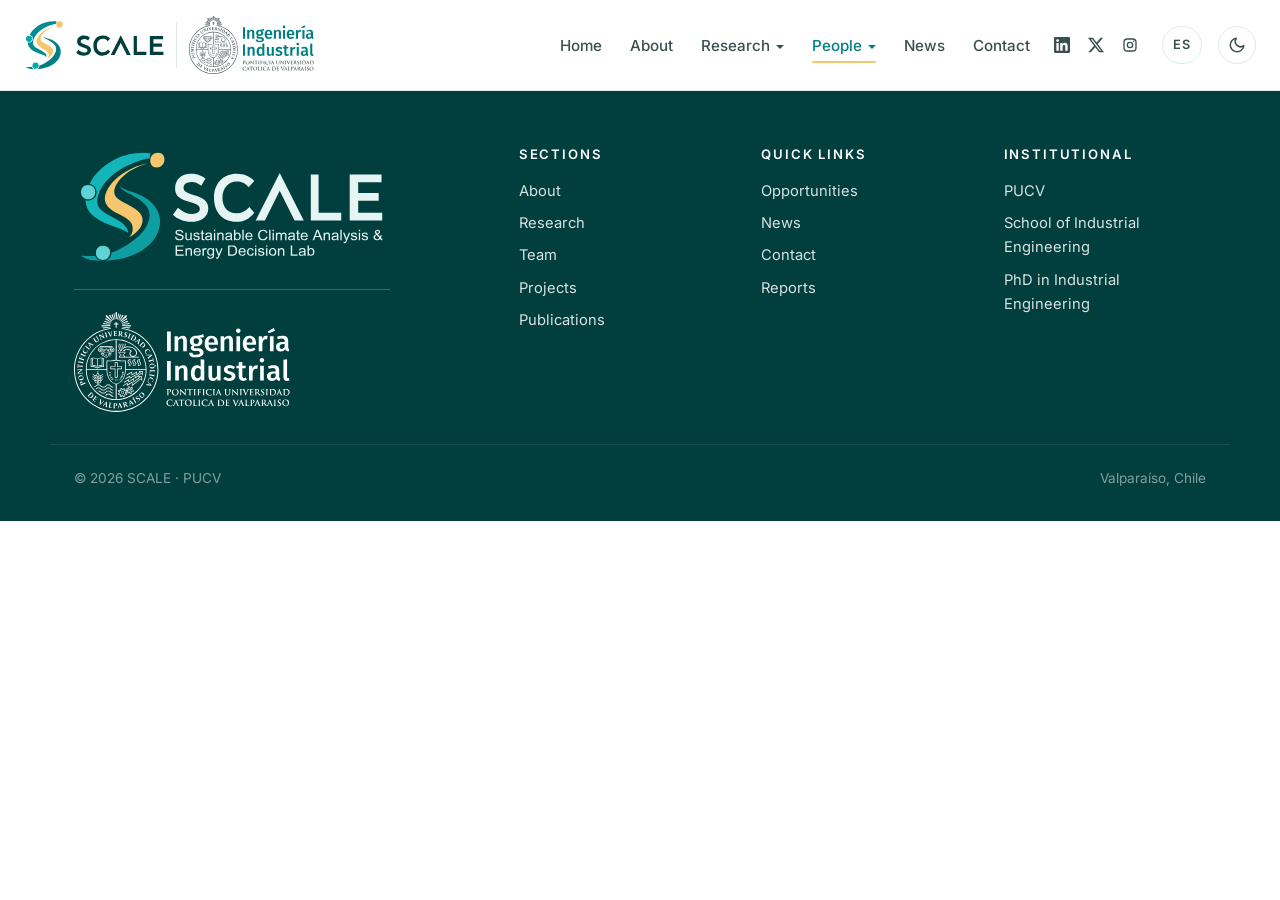
<file: member.html>
<!DOCTYPE html>
<html lang="en">
<head>
  <meta charset="UTF-8" />
  <meta http-equiv="X-UA-Compatible" content="IE=edge" />
  <meta name="viewport" content="width=device-width, initial-scale=1.0" />
  <script>/* Apply the saved or system theme before first paint */(function(){var t;try{t=localStorage.getItem("scale-theme")}catch(e){}if(t!=="light"&&t!=="dark"){t=window.matchMedia&&matchMedia("(prefers-color-scheme: dark)").matches?"dark":"light"}document.documentElement.setAttribute("data-theme",t)})();</script>
  <script>/* Apply the saved language (see i18n.js) */(function(){var l,q=/[?&]lang=(es|en)\b/.exec(location.search);try{if(q)localStorage.setItem("scale-lang",q[1]);l=localStorage.getItem("scale-lang")}catch(e){}if(q)l=q[1];document.documentElement.lang=l==="es"?"es":"en"})();</script>
  <title>Member | SCALE</title>
  <meta name="description" content="SCALE team member profile." />
  <link rel="icon" type="image/svg+xml" href="assets/images/favicon.svg" />
  <link rel="icon" type="image/png" sizes="32x32" href="assets/images/favicon-32.png" />
  <link rel="apple-touch-icon" href="assets/images/apple-touch-icon.png" />
  <link rel="preconnect" href="https://fonts.googleapis.com" />
  <link rel="preconnect" href="https://fonts.gstatic.com" crossorigin />
  <link href="https://fonts.googleapis.com/css2?family=Newsreader:ital,opsz,wght@0,6..72,400;0,6..72,500;0,6..72,600;1,6..72,400&family=Inter:wght@300;400;500;600;700&family=JetBrains+Mono:wght@400;500&display=swap" rel="stylesheet" />
  <link rel="stylesheet" href="assets/css/style.css?v=20261020j" />
</head>
<body>
<header class="site-header" id="top">
  <nav class="nav" aria-label="Primary">
    <a class="nav-brand" href="./">
      <img class="brand-logo only-light" src="assets/images/logo-mark.svg" alt="" aria-hidden="true" /><img class="brand-logo only-dark" src="assets/images/logo-mark-dark.svg" alt="" aria-hidden="true" />
      <span class="brand-block">
        <span class="brand-name"><img class="brand-wordmark only-light" src="assets/images/wordmark.svg" alt="SCALE" /><img class="brand-wordmark only-dark" src="assets/images/wordmark-dark.svg" alt="SCALE" /></span>
      </span>
      <span class="brand-divider" aria-hidden="true"></span>
      <img class="brand-pucv only-light" src="assets/images/logo-pucv-eii.svg" alt="PUCV · Escuela de Ingeniería Industrial" /><img class="brand-pucv only-dark" src="assets/images/logo-pucv-eii-dark.svg" alt="PUCV · Escuela de Ingeniería Industrial" />
    </a>
    <button class="nav-toggle" id="nav-toggle" aria-expanded="false" aria-controls="nav-menu" aria-label="Open menu">
      <span></span><span></span><span></span>
    </button>
    <ul class="nav-menu" id="nav-menu">
      <li><a href="./">Home</a></li>
      <li><a href="about.html">About</a></li>
      <li class="has-sub"><a href="research.html" aria-haspopup="true">Research<span class="caret" aria-hidden="true"></span></a>
        <ul class="nav-sub">
          <li><a href="research.html">Research areas</a></li>
          <li><a href="projects.html">Projects</a></li>
          <li><a href="publications.html">Publications</a></li>
        </ul>
      </li>
      <li class="has-sub"><a href="team.html" aria-haspopup="true">People<span class="caret" aria-hidden="true"></span></a>
        <ul class="nav-sub">
          <li><a href="team.html">Team</a></li>
          <li><a href="team.html?view=collaborators">Collaborators</a></li>
          <li><a href="team.html?view=visiting">Visiting</a></li>
          <li><a href="opportunities.html">Join us</a></li>
        </ul>
      </li>
      <li><a href="news.html">News</a></li>
      <li><a href="contact.html">Contact</a></li>
    </ul>
  </nav>
</header>
<main>
<div id="member-root"></div>
</main>
<footer class="site-footer">
  <div class="container footer-grid">
    <div class="footer-brand">
      <div class="footer-logos">
        <img class="footer-logo" src="assets/images/logo-dark.svg" alt="SCALE — Sustainable Climate Analysis &amp; Energy Decision Lab" />
        <span class="footer-divider" aria-hidden="true"></span>
        <img class="footer-pucv" src="assets/images/logo-pucv-eii-white.svg" alt="PUCV · Escuela de Ingeniería Industrial" />
      </div>
    </div>
    <div>
      <h3>Sections</h3>
      <ul class="foot-links">
        <li><a href="about.html">About</a></li>
        <li><a href="research.html">Research</a></li>
        <li><a href="team.html">Team</a></li>
        <li><a href="projects.html">Projects</a></li>
        <li><a href="publications.html">Publications</a></li>
      </ul>
    </div>
    <div>
      <h3>Quick links</h3>
      <ul class="foot-links">
        <li><a href="opportunities.html">Opportunities</a></li>
        <li><a href="news.html">News</a></li>
        <li><a href="contact.html">Contact</a></li>
        <li><a href="reports.html">Reports</a></li>
      </ul>
    </div>
    <div>
      <h3>Institutional</h3>
      <ul class="foot-links">
        <li><a href="https://www.pucv.cl/" target="_blank" rel="noopener">PUCV</a></li>
        <li><a href="http://eii.pucv.cl/" target="_blank" rel="noopener">School of Industrial Engineering</a></li>
        <li><a href="https://eii.pucv.cl/estudia-con-nosotros/postgrado/doctorado-en-ingenieria-industrial/" target="_blank" rel="noopener">PhD in Industrial Engineering</a></li>
      </ul>
    </div>
  </div>
  <div class="container foot-bottom">
    <span>© <span id="year"></span> SCALE · PUCV</span>
    <span>Valparaíso, Chile</span>
  </div>
</footer>
<a href="#top" class="to-top" id="to-top" aria-label="Back to top">↑</a>
<script src="assets/js/main.js?v=20261020j"></script>
<script src="assets/js/i18n.js?v=20261020g"></script>
<script src="assets/js/bibtex.js?v=20261020g"></script>
<script src="assets/js/renderers.js?v=20261020g"></script>
<script>
(function () {
  if (typeof ECSRender === "undefined") {
    document.querySelector("#member-root").innerHTML = '<p style="color:#c53030;padding:14px;border-left:3px solid #c53030;background:#fff5f5"><strong>renderers.js failed to load.</strong> Hard-refresh with Ctrl+Shift+R or open <a href="diagnose.html">diagnose.html</a>.</p>';
    return;
  }
  try { ECSRender.memberDetail("#member-root"); }
  catch (e) { console.error("[ECS] render error:", e); document.querySelector("#member-root").innerHTML = "<p style=\"color:#c53030;padding:14px\">Render error: " + e.message + "</p>"; }
})();
</script>
</body></html>
</file>
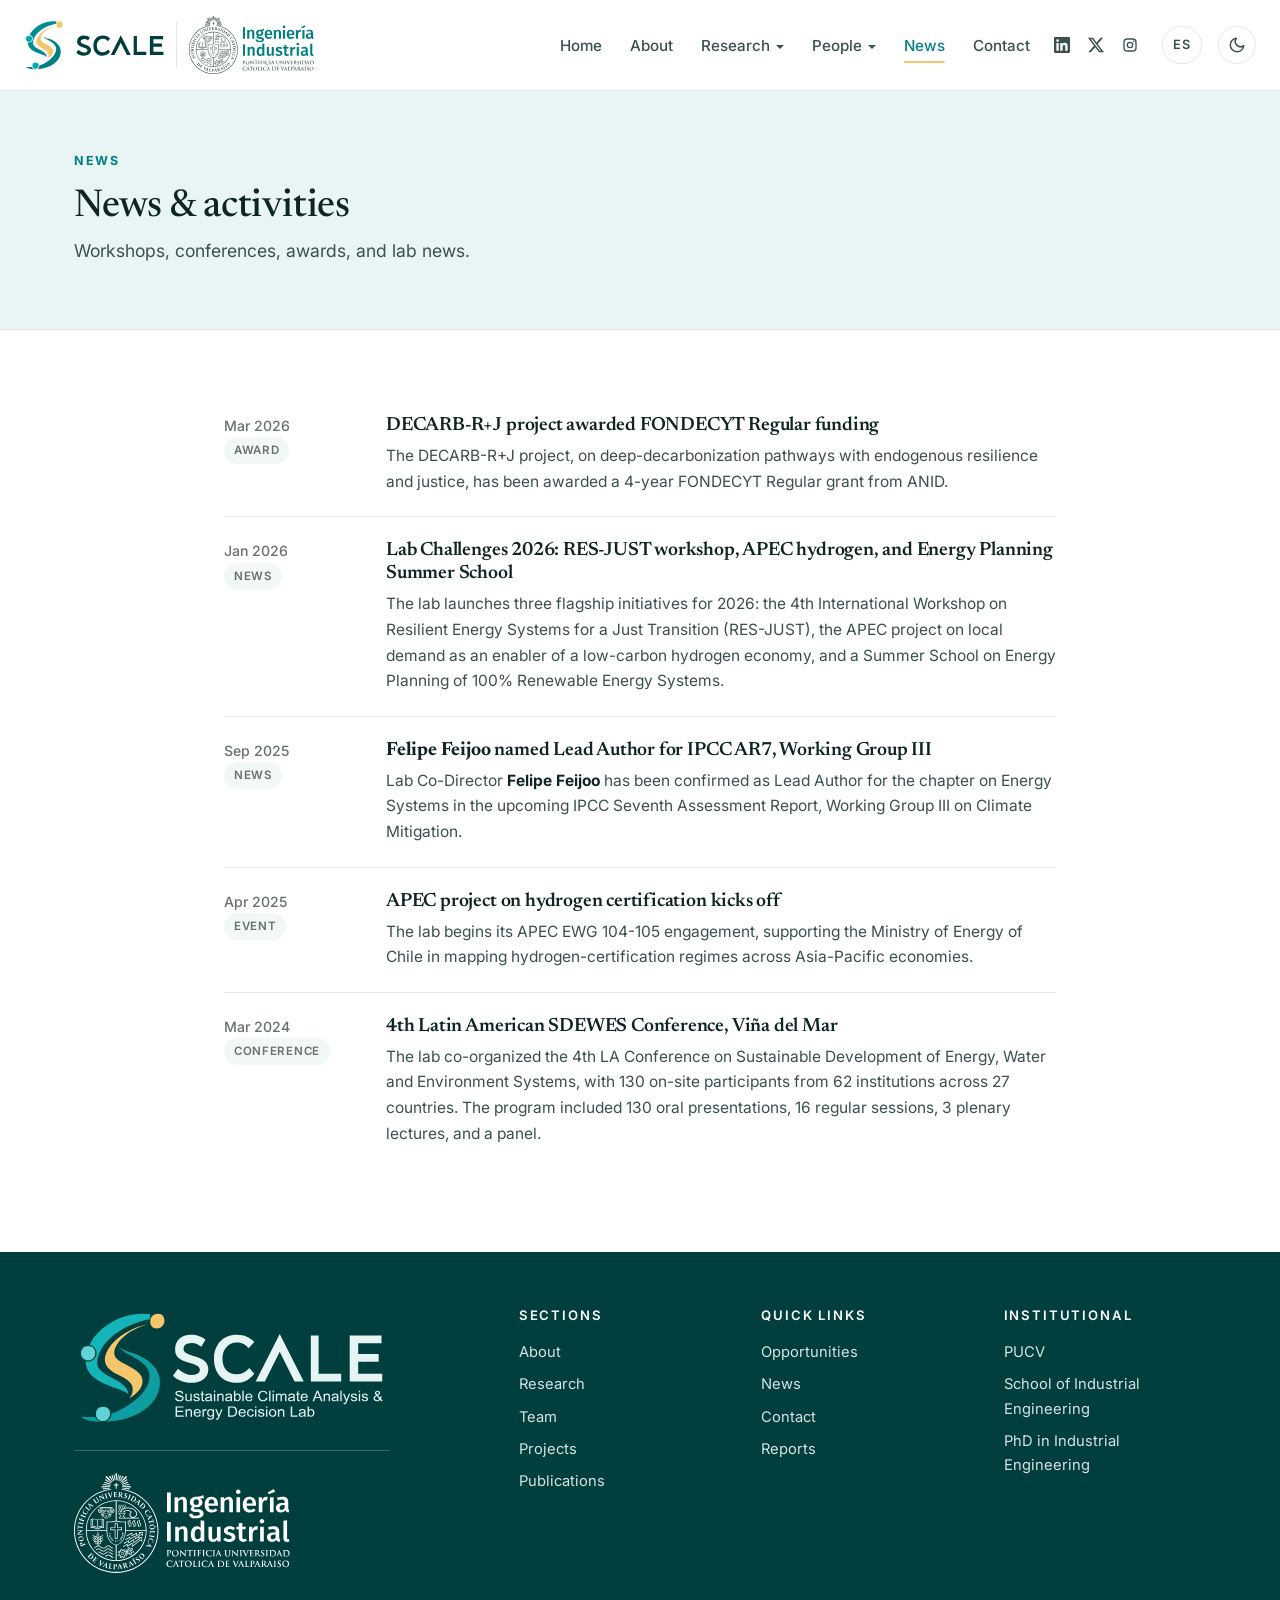
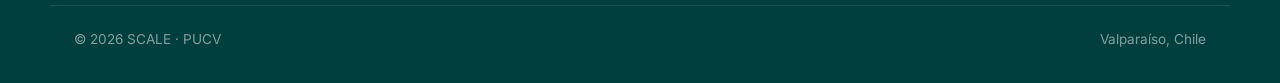
<file: news.html>
<!DOCTYPE html>
<html lang="en">
<head>
  <meta charset="UTF-8" />
  <meta http-equiv="X-UA-Compatible" content="IE=edge" />
  <meta name="viewport" content="width=device-width, initial-scale=1.0" />
  <script>/* Apply the saved or system theme before first paint */(function(){var t;try{t=localStorage.getItem("scale-theme")}catch(e){}if(t!=="light"&&t!=="dark"){t=window.matchMedia&&matchMedia("(prefers-color-scheme: dark)").matches?"dark":"light"}document.documentElement.setAttribute("data-theme",t)})();</script>
  <script>/* Apply the saved language (see i18n.js) */(function(){var l,q=/[?&]lang=(es|en)\b/.exec(location.search);try{if(q)localStorage.setItem("scale-lang",q[1]);l=localStorage.getItem("scale-lang")}catch(e){}if(q)l=q[1];document.documentElement.lang=l==="es"?"es":"en"})();</script>
  <title>News | SCALE</title>
  <meta name="description" content="News and activities from SCALE." />
  <link rel="icon" type="image/svg+xml" href="assets/images/favicon.svg" />
  <link rel="icon" type="image/png" sizes="32x32" href="assets/images/favicon-32.png" />
  <link rel="apple-touch-icon" href="assets/images/apple-touch-icon.png" />
  <link rel="preconnect" href="https://fonts.googleapis.com" />
  <link rel="preconnect" href="https://fonts.gstatic.com" crossorigin />
  <link href="https://fonts.googleapis.com/css2?family=Newsreader:ital,opsz,wght@0,6..72,400;0,6..72,500;0,6..72,600;1,6..72,400&family=Inter:wght@300;400;500;600;700&family=JetBrains+Mono:wght@400;500&display=swap" rel="stylesheet" />
  <link rel="stylesheet" href="assets/css/style.css?v=20261020j" />
</head>
<body>
<header class="site-header" id="top">
  <nav class="nav" aria-label="Primary">
    <a class="nav-brand" href="./">
      <img class="brand-logo only-light" src="assets/images/logo-mark.svg" alt="" aria-hidden="true" /><img class="brand-logo only-dark" src="assets/images/logo-mark-dark.svg" alt="" aria-hidden="true" />
      <span class="brand-block">
        <span class="brand-name"><img class="brand-wordmark only-light" src="assets/images/wordmark.svg" alt="SCALE" /><img class="brand-wordmark only-dark" src="assets/images/wordmark-dark.svg" alt="SCALE" /></span>
      </span>
      <span class="brand-divider" aria-hidden="true"></span>
      <img class="brand-pucv only-light" src="assets/images/logo-pucv-eii.svg" alt="PUCV · Escuela de Ingeniería Industrial" /><img class="brand-pucv only-dark" src="assets/images/logo-pucv-eii-dark.svg" alt="PUCV · Escuela de Ingeniería Industrial" />
    </a>
    <button class="nav-toggle" id="nav-toggle" aria-expanded="false" aria-controls="nav-menu" aria-label="Open menu">
      <span></span><span></span><span></span>
    </button>
    <ul class="nav-menu" id="nav-menu">
      <li><a href="./">Home</a></li>
      <li><a href="about.html">About</a></li>
      <li class="has-sub"><a href="research.html" aria-haspopup="true">Research<span class="caret" aria-hidden="true"></span></a>
        <ul class="nav-sub">
          <li><a href="research.html">Research areas</a></li>
          <li><a href="projects.html">Projects</a></li>
          <li><a href="publications.html">Publications</a></li>
        </ul>
      </li>
      <li class="has-sub"><a href="team.html" aria-haspopup="true">People<span class="caret" aria-hidden="true"></span></a>
        <ul class="nav-sub">
          <li><a href="team.html">Team</a></li>
          <li><a href="team.html?view=collaborators">Collaborators</a></li>
          <li><a href="team.html?view=visiting">Visiting</a></li>
          <li><a href="opportunities.html">Join us</a></li>
        </ul>
      </li>
      <li><a href="news.html">News</a></li>
      <li><a href="contact.html">Contact</a></li>
    </ul>
  </nav>
</header>
<main>
<section class="detail-hero"><div class="container">
  <p class="profile-eyebrow">News</p>
  <h1 class="profile-name">News &amp; activities</h1>
  <p class="profile-title">Workshops, conferences, awards, and lab news.</p>
</div></section>
<section class="section"><div class="container container-narrow">
  <div id="news-list"></div>
</div></section>
</main>
<footer class="site-footer">
  <div class="container footer-grid">
    <div class="footer-brand">
      <div class="footer-logos">
        <img class="footer-logo" src="assets/images/logo-dark.svg" alt="SCALE — Sustainable Climate Analysis &amp; Energy Decision Lab" />
        <span class="footer-divider" aria-hidden="true"></span>
        <img class="footer-pucv" src="assets/images/logo-pucv-eii-white.svg" alt="PUCV · Escuela de Ingeniería Industrial" />
      </div>
    </div>
    <div>
      <h3>Sections</h3>
      <ul class="foot-links">
        <li><a href="about.html">About</a></li>
        <li><a href="research.html">Research</a></li>
        <li><a href="team.html">Team</a></li>
        <li><a href="projects.html">Projects</a></li>
        <li><a href="publications.html">Publications</a></li>
      </ul>
    </div>
    <div>
      <h3>Quick links</h3>
      <ul class="foot-links">
        <li><a href="opportunities.html">Opportunities</a></li>
        <li><a href="news.html">News</a></li>
        <li><a href="contact.html">Contact</a></li>
        <li><a href="reports.html">Reports</a></li>
      </ul>
    </div>
    <div>
      <h3>Institutional</h3>
      <ul class="foot-links">
        <li><a href="https://www.pucv.cl/" target="_blank" rel="noopener">PUCV</a></li>
        <li><a href="http://eii.pucv.cl/" target="_blank" rel="noopener">School of Industrial Engineering</a></li>
        <li><a href="https://eii.pucv.cl/estudia-con-nosotros/postgrado/doctorado-en-ingenieria-industrial/" target="_blank" rel="noopener">PhD in Industrial Engineering</a></li>
      </ul>
    </div>
  </div>
  <div class="container foot-bottom">
    <span>© <span id="year"></span> SCALE · PUCV</span>
    <span>Valparaíso, Chile</span>
  </div>
</footer>
<a href="#top" class="to-top" id="to-top" aria-label="Back to top">↑</a>
<script src="assets/js/main.js?v=20261020j"></script>
<script src="assets/js/i18n.js?v=20261020g"></script>
<script src="assets/js/renderers.js?v=20261020g"></script><script>ECSRender.news("#news-list");</script>
</body></html>
</file>
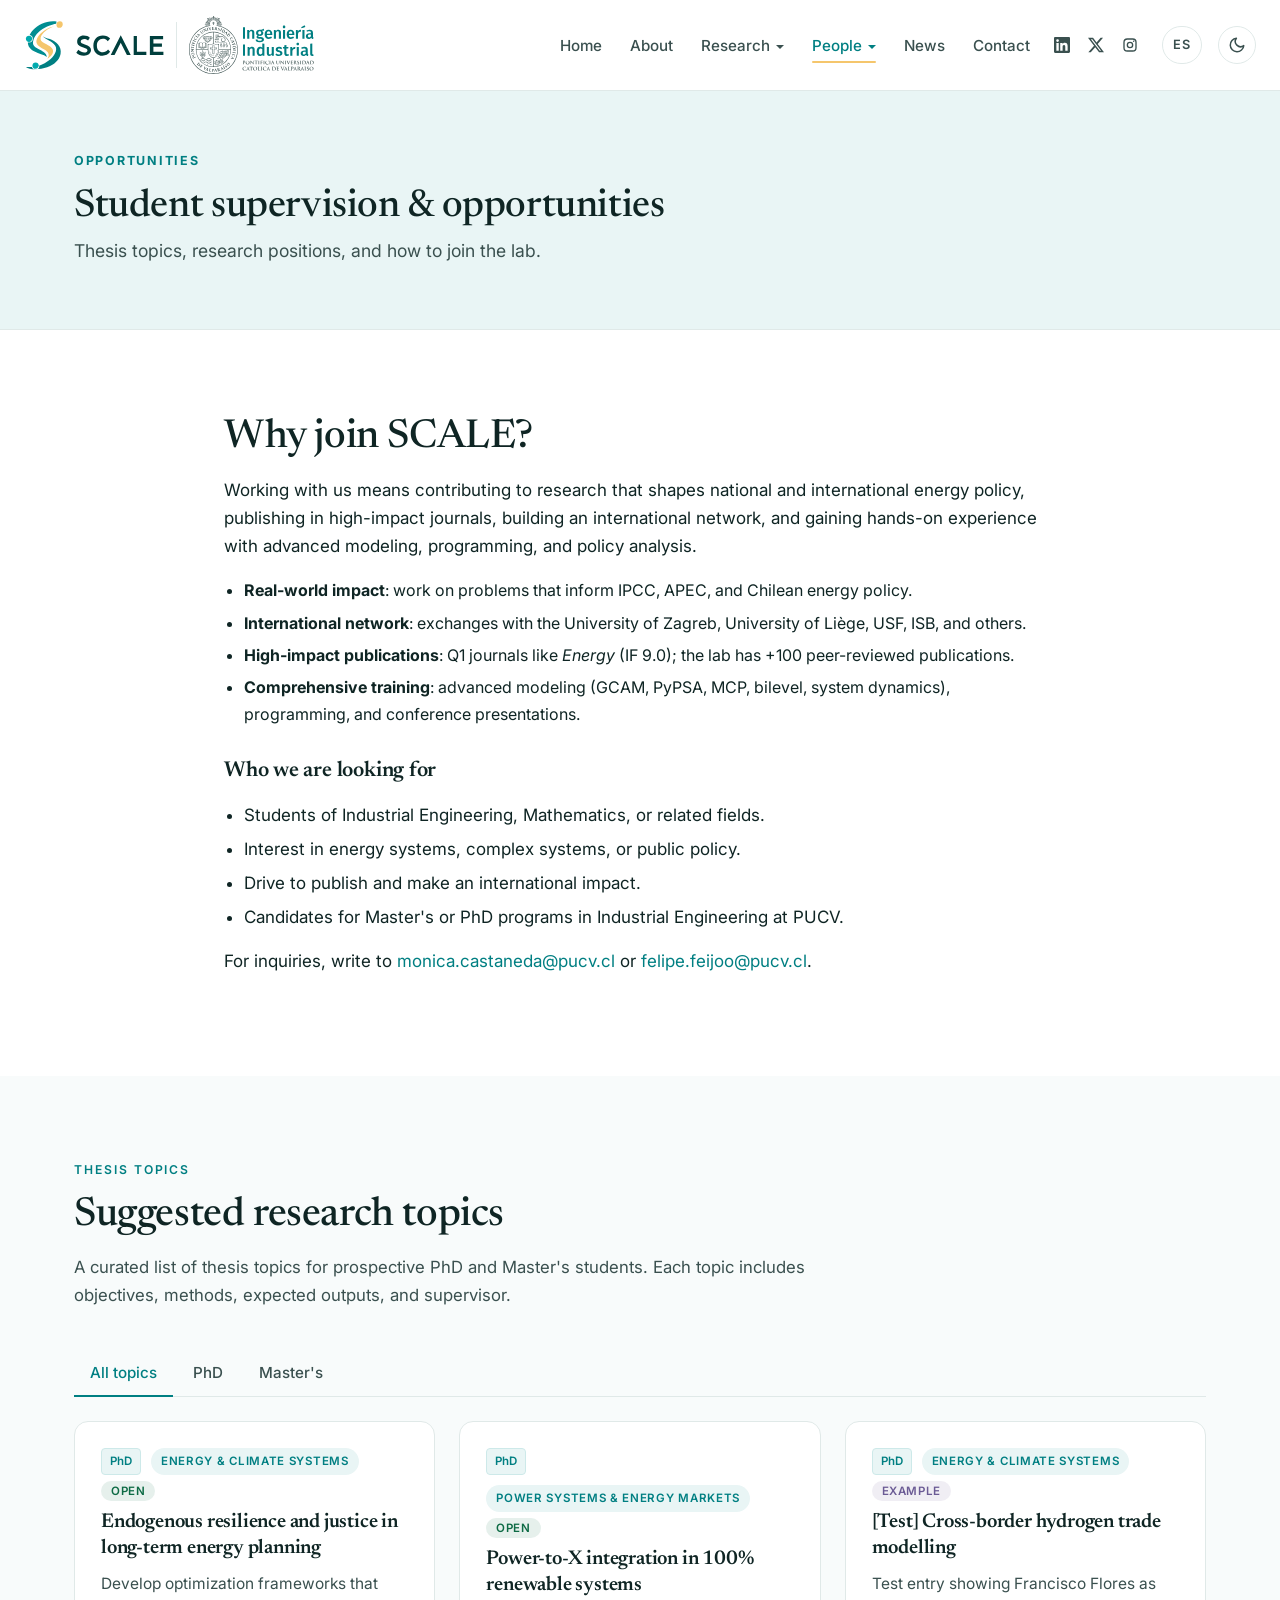
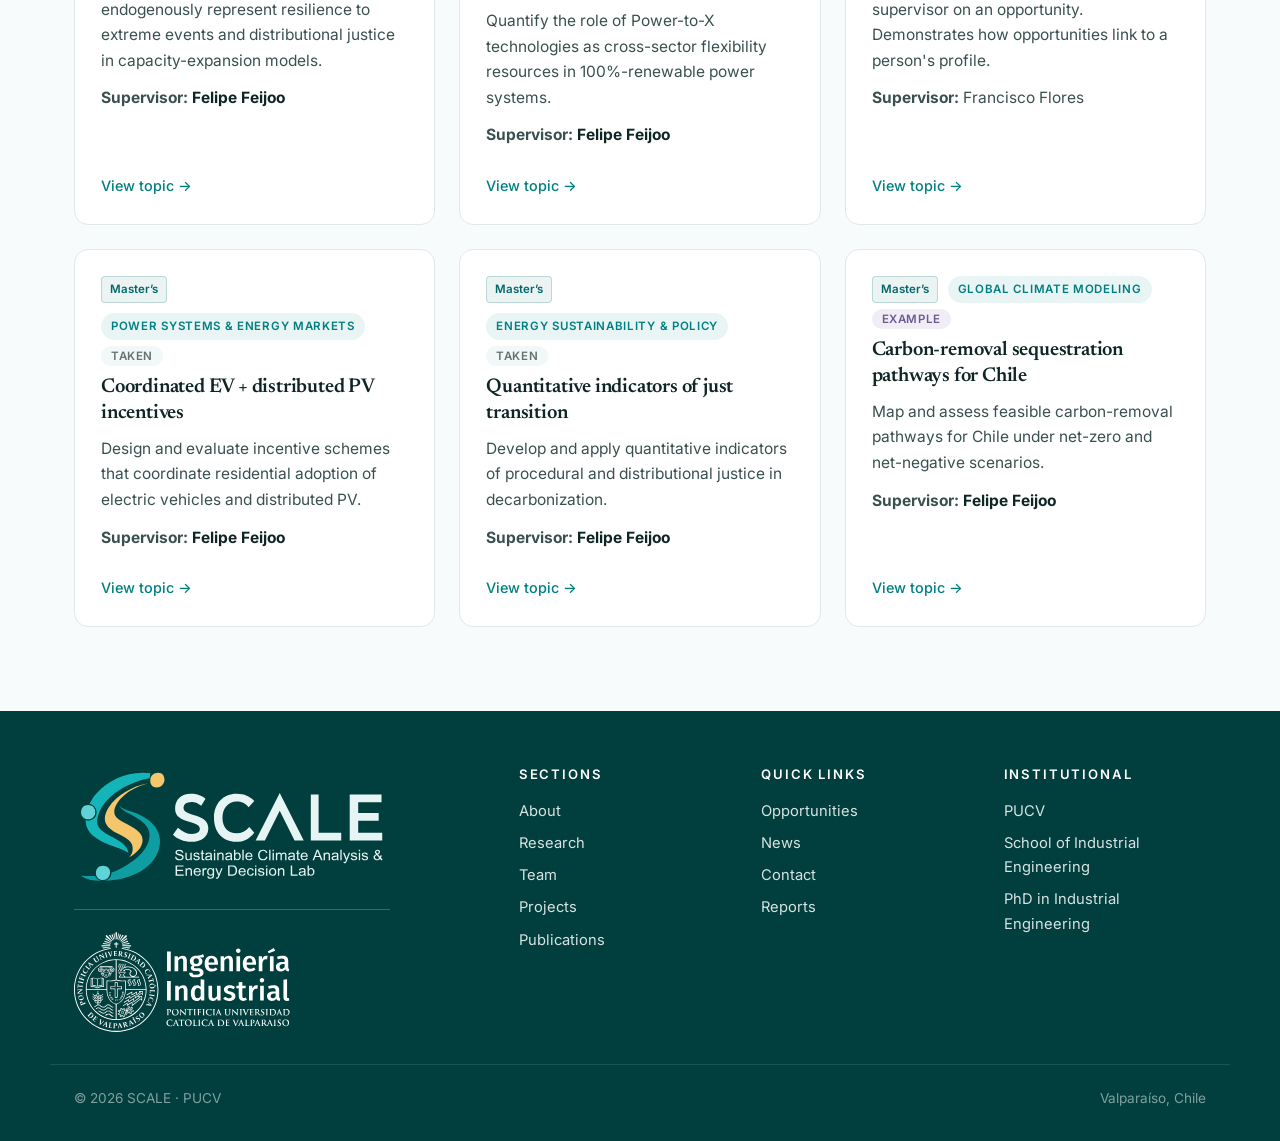
<file: opportunities.html>
<!DOCTYPE html>
<html lang="en">
<head>
  <meta charset="UTF-8" />
  <meta http-equiv="X-UA-Compatible" content="IE=edge" />
  <meta name="viewport" content="width=device-width, initial-scale=1.0" />
  <script>/* Apply the saved or system theme before first paint */(function(){var t;try{t=localStorage.getItem("scale-theme")}catch(e){}if(t!=="light"&&t!=="dark"){t=window.matchMedia&&matchMedia("(prefers-color-scheme: dark)").matches?"dark":"light"}document.documentElement.setAttribute("data-theme",t)})();</script>
  <script>/* Apply the saved language (see i18n.js) */(function(){var l,q=/[?&]lang=(es|en)\b/.exec(location.search);try{if(q)localStorage.setItem("scale-lang",q[1]);l=localStorage.getItem("scale-lang")}catch(e){}if(q)l=q[1];document.documentElement.lang=l==="es"?"es":"en"})();</script>
  <title>Opportunities | SCALE</title>
  <meta name="description" content="Student supervision and opportunities at SCALE." />
  <link rel="icon" type="image/svg+xml" href="assets/images/favicon.svg" />
  <link rel="icon" type="image/png" sizes="32x32" href="assets/images/favicon-32.png" />
  <link rel="apple-touch-icon" href="assets/images/apple-touch-icon.png" />
  <link rel="preconnect" href="https://fonts.googleapis.com" />
  <link rel="preconnect" href="https://fonts.gstatic.com" crossorigin />
  <link href="https://fonts.googleapis.com/css2?family=Newsreader:ital,opsz,wght@0,6..72,400;0,6..72,500;0,6..72,600;1,6..72,400&family=Inter:wght@300;400;500;600;700&family=JetBrains+Mono:wght@400;500&display=swap" rel="stylesheet" />
  <link rel="stylesheet" href="assets/css/style.css?v=20261020j" />
</head>
<body>
<header class="site-header" id="top">
  <nav class="nav" aria-label="Primary">
    <a class="nav-brand" href="./">
      <img class="brand-logo only-light" src="assets/images/logo-mark.svg" alt="" aria-hidden="true" /><img class="brand-logo only-dark" src="assets/images/logo-mark-dark.svg" alt="" aria-hidden="true" />
      <span class="brand-block">
        <span class="brand-name"><img class="brand-wordmark only-light" src="assets/images/wordmark.svg" alt="SCALE" /><img class="brand-wordmark only-dark" src="assets/images/wordmark-dark.svg" alt="SCALE" /></span>
      </span>
      <span class="brand-divider" aria-hidden="true"></span>
      <img class="brand-pucv only-light" src="assets/images/logo-pucv-eii.svg" alt="PUCV · Escuela de Ingeniería Industrial" /><img class="brand-pucv only-dark" src="assets/images/logo-pucv-eii-dark.svg" alt="PUCV · Escuela de Ingeniería Industrial" />
    </a>
    <button class="nav-toggle" id="nav-toggle" aria-expanded="false" aria-controls="nav-menu" aria-label="Open menu">
      <span></span><span></span><span></span>
    </button>
    <ul class="nav-menu" id="nav-menu">
      <li><a href="./">Home</a></li>
      <li><a href="about.html">About</a></li>
      <li class="has-sub"><a href="research.html" aria-haspopup="true">Research<span class="caret" aria-hidden="true"></span></a>
        <ul class="nav-sub">
          <li><a href="research.html">Research areas</a></li>
          <li><a href="projects.html">Projects</a></li>
          <li><a href="publications.html">Publications</a></li>
        </ul>
      </li>
      <li class="has-sub"><a href="team.html" aria-haspopup="true">People<span class="caret" aria-hidden="true"></span></a>
        <ul class="nav-sub">
          <li><a href="team.html">Team</a></li>
          <li><a href="team.html?view=collaborators">Collaborators</a></li>
          <li><a href="team.html?view=visiting">Visiting</a></li>
          <li><a href="opportunities.html">Join us</a></li>
        </ul>
      </li>
      <li><a href="news.html">News</a></li>
      <li><a href="contact.html">Contact</a></li>
    </ul>
  </nav>
</header>
<main>
<section class="detail-hero"><div class="container">
  <p class="profile-eyebrow">Opportunities</p>
  <h1 class="profile-name">Student supervision &amp; opportunities</h1>
  <p class="profile-title">Thesis topics, research positions, and how to join the lab.</p>
</div></section>

<section class="section"><div class="container container-narrow">
  <h2 class="section-title">Why join SCALE?</h2>
  <p>Working with us means contributing to research that shapes national and
     international energy policy, publishing in high-impact journals, building an
     international network, and gaining hands-on experience with advanced modeling,
     programming, and policy analysis.</p>

  <ul class="bullets" style="font-size:1rem">
    <li><strong>Real-world impact</strong>: work on problems that inform IPCC, APEC, and Chilean energy policy.</li>
    <li><strong>International network</strong>: exchanges with the University of Zagreb, University of Liège, USF, ISB, and others.</li>
    <li><strong>High-impact publications</strong>: Q1 journals like <em>Energy</em> (IF 9.0); the lab has +100 peer-reviewed publications.</li>
    <li><strong>Comprehensive training</strong>: advanced modeling (GCAM, PyPSA, MCP, bilevel, system dynamics), programming, and conference presentations.</li>
  </ul>

  <h3 class="sub-title" style="margin-top:32px">Who we are looking for</h3>
  <ul class="bullets">
    <li>Students of Industrial Engineering, Mathematics, or related fields.</li>
    <li>Interest in energy systems, complex systems, or public policy.</li>
    <li>Drive to publish and make an international impact.</li>
    <li>Candidates for Master's or PhD programs in Industrial Engineering at PUCV.</li>
  </ul>
  <p style="margin-top:16px">
    For inquiries, write to
    <a href="mailto:monica.castaneda@pucv.cl">monica.castaneda@pucv.cl</a> or
    <a href="mailto:felipe.feijoo@pucv.cl">felipe.feijoo@pucv.cl</a>.
  </p>
</div></section>

<section class="section section-alt"><div class="container">
  <div class="section-head">
    <p class="section-eyebrow">Thesis topics</p>
    <h2 class="section-title">Suggested research topics</h2>
    <p class="section-sub">
      A curated list of thesis topics for prospective PhD and Master's students.
      Each topic includes objectives, methods, expected outputs, and supervisor.
    </p>
  </div>
  <div class="tabs" role="tablist" aria-label="Topic level filter">
    <button class="tab is-active" role="tab" data-supfilter="all"    aria-selected="true">All topics</button>
    <button class="tab" role="tab" data-supfilter="phd"    aria-selected="false">PhD</button>
    <button class="tab" role="tab" data-supfilter="master" aria-selected="false">Master's</button>
  </div>
  <div id="supervision-list" class="cards"></div>
</div></section>
</main>
<footer class="site-footer">
  <div class="container footer-grid">
    <div class="footer-brand">
      <div class="footer-logos">
        <img class="footer-logo" src="assets/images/logo-dark.svg" alt="SCALE — Sustainable Climate Analysis &amp; Energy Decision Lab" />
        <span class="footer-divider" aria-hidden="true"></span>
        <img class="footer-pucv" src="assets/images/logo-pucv-eii-white.svg" alt="PUCV · Escuela de Ingeniería Industrial" />
      </div>
    </div>
    <div>
      <h3>Sections</h3>
      <ul class="foot-links">
        <li><a href="about.html">About</a></li>
        <li><a href="research.html">Research</a></li>
        <li><a href="team.html">Team</a></li>
        <li><a href="projects.html">Projects</a></li>
        <li><a href="publications.html">Publications</a></li>
      </ul>
    </div>
    <div>
      <h3>Quick links</h3>
      <ul class="foot-links">
        <li><a href="opportunities.html">Opportunities</a></li>
        <li><a href="news.html">News</a></li>
        <li><a href="contact.html">Contact</a></li>
        <li><a href="reports.html">Reports</a></li>
      </ul>
    </div>
    <div>
      <h3>Institutional</h3>
      <ul class="foot-links">
        <li><a href="https://www.pucv.cl/" target="_blank" rel="noopener">PUCV</a></li>
        <li><a href="http://eii.pucv.cl/" target="_blank" rel="noopener">School of Industrial Engineering</a></li>
        <li><a href="https://eii.pucv.cl/estudia-con-nosotros/postgrado/doctorado-en-ingenieria-industrial/" target="_blank" rel="noopener">PhD in Industrial Engineering</a></li>
      </ul>
    </div>
  </div>
  <div class="container foot-bottom">
    <span>© <span id="year"></span> SCALE · PUCV</span>
    <span>Valparaíso, Chile</span>
  </div>
</footer>
<a href="#top" class="to-top" id="to-top" aria-label="Back to top">↑</a>
<script src="assets/js/main.js?v=20261020j"></script>
<script src="assets/js/i18n.js?v=20261020g"></script>
<script src="assets/js/renderers.js?v=20261020g"></script><script>ECSRender.supervision("#supervision-list");</script>
</body></html>
</file>
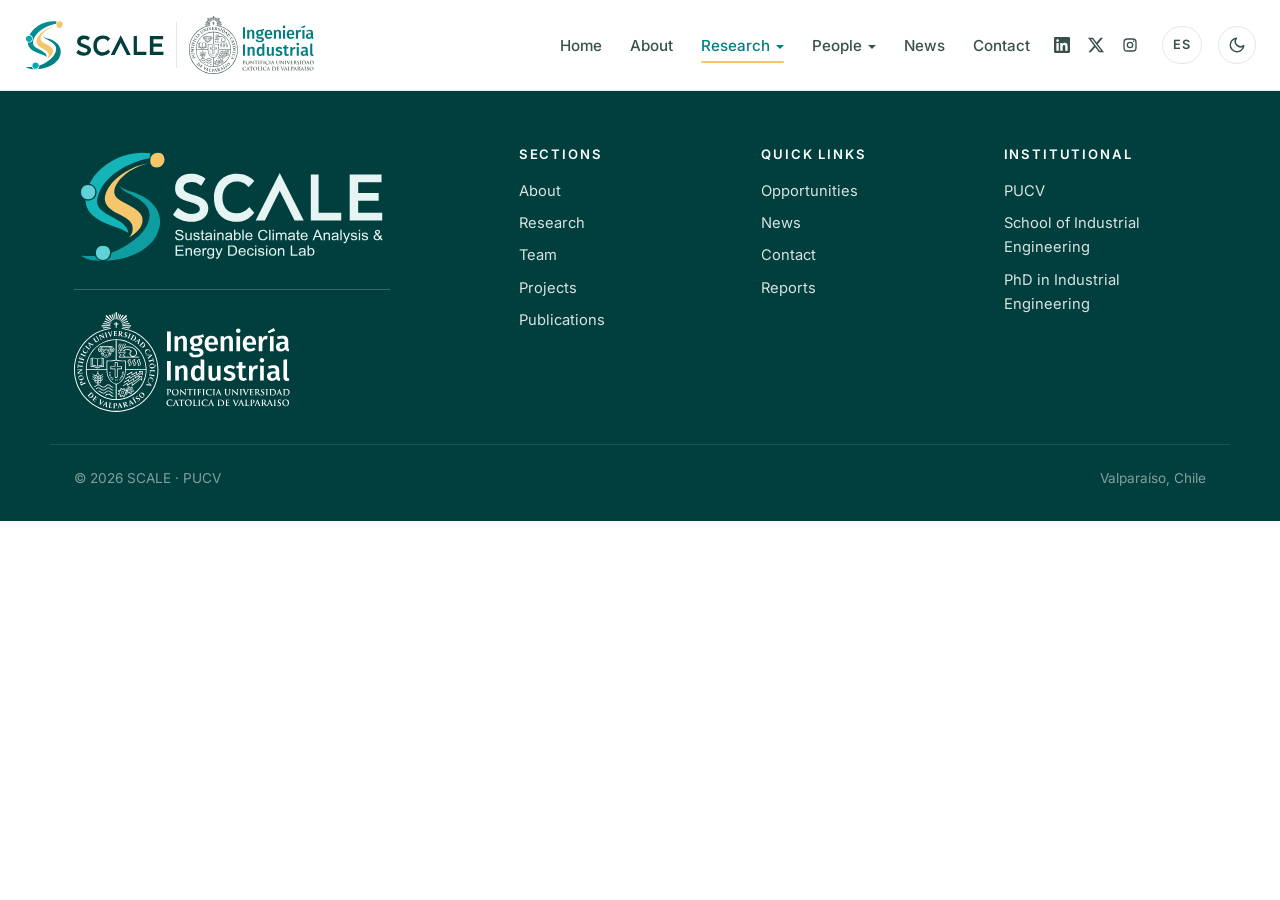
<file: project.html>
<!DOCTYPE html>
<html lang="en">
<head>
  <meta charset="UTF-8" />
  <meta http-equiv="X-UA-Compatible" content="IE=edge" />
  <meta name="viewport" content="width=device-width, initial-scale=1.0" />
  <script>/* Apply the saved or system theme before first paint */(function(){var t;try{t=localStorage.getItem("scale-theme")}catch(e){}if(t!=="light"&&t!=="dark"){t=window.matchMedia&&matchMedia("(prefers-color-scheme: dark)").matches?"dark":"light"}document.documentElement.setAttribute("data-theme",t)})();</script>
  <script>/* Apply the saved language (see i18n.js) */(function(){var l,q=/[?&]lang=(es|en)\b/.exec(location.search);try{if(q)localStorage.setItem("scale-lang",q[1]);l=localStorage.getItem("scale-lang")}catch(e){}if(q)l=q[1];document.documentElement.lang=l==="es"?"es":"en"})();</script>
  <title>Project | SCALE</title>
  <meta name="description" content="SCALE project page." />
  <link rel="icon" type="image/svg+xml" href="assets/images/favicon.svg" />
  <link rel="icon" type="image/png" sizes="32x32" href="assets/images/favicon-32.png" />
  <link rel="apple-touch-icon" href="assets/images/apple-touch-icon.png" />
  <link rel="preconnect" href="https://fonts.googleapis.com" />
  <link rel="preconnect" href="https://fonts.gstatic.com" crossorigin />
  <link href="https://fonts.googleapis.com/css2?family=Newsreader:ital,opsz,wght@0,6..72,400;0,6..72,500;0,6..72,600;1,6..72,400&family=Inter:wght@300;400;500;600;700&family=JetBrains+Mono:wght@400;500&display=swap" rel="stylesheet" />
  <link rel="stylesheet" href="assets/css/style.css?v=20261020j" />
</head>
<body>
<header class="site-header" id="top">
  <nav class="nav" aria-label="Primary">
    <a class="nav-brand" href="./">
      <img class="brand-logo only-light" src="assets/images/logo-mark.svg" alt="" aria-hidden="true" /><img class="brand-logo only-dark" src="assets/images/logo-mark-dark.svg" alt="" aria-hidden="true" />
      <span class="brand-block">
        <span class="brand-name"><img class="brand-wordmark only-light" src="assets/images/wordmark.svg" alt="SCALE" /><img class="brand-wordmark only-dark" src="assets/images/wordmark-dark.svg" alt="SCALE" /></span>
      </span>
      <span class="brand-divider" aria-hidden="true"></span>
      <img class="brand-pucv only-light" src="assets/images/logo-pucv-eii.svg" alt="PUCV · Escuela de Ingeniería Industrial" /><img class="brand-pucv only-dark" src="assets/images/logo-pucv-eii-dark.svg" alt="PUCV · Escuela de Ingeniería Industrial" />
    </a>
    <button class="nav-toggle" id="nav-toggle" aria-expanded="false" aria-controls="nav-menu" aria-label="Open menu">
      <span></span><span></span><span></span>
    </button>
    <ul class="nav-menu" id="nav-menu">
      <li><a href="./">Home</a></li>
      <li><a href="about.html">About</a></li>
      <li class="has-sub"><a href="research.html" aria-haspopup="true">Research<span class="caret" aria-hidden="true"></span></a>
        <ul class="nav-sub">
          <li><a href="research.html">Research areas</a></li>
          <li><a href="projects.html">Projects</a></li>
          <li><a href="publications.html">Publications</a></li>
        </ul>
      </li>
      <li class="has-sub"><a href="team.html" aria-haspopup="true">People<span class="caret" aria-hidden="true"></span></a>
        <ul class="nav-sub">
          <li><a href="team.html">Team</a></li>
          <li><a href="team.html?view=collaborators">Collaborators</a></li>
          <li><a href="team.html?view=visiting">Visiting</a></li>
          <li><a href="opportunities.html">Join us</a></li>
        </ul>
      </li>
      <li><a href="news.html">News</a></li>
      <li><a href="contact.html">Contact</a></li>
    </ul>
  </nav>
</header>
<main>
<div id="project-root"></div>
</main>
<footer class="site-footer">
  <div class="container footer-grid">
    <div class="footer-brand">
      <div class="footer-logos">
        <img class="footer-logo" src="assets/images/logo-dark.svg" alt="SCALE — Sustainable Climate Analysis &amp; Energy Decision Lab" />
        <span class="footer-divider" aria-hidden="true"></span>
        <img class="footer-pucv" src="assets/images/logo-pucv-eii-white.svg" alt="PUCV · Escuela de Ingeniería Industrial" />
      </div>
    </div>
    <div>
      <h3>Sections</h3>
      <ul class="foot-links">
        <li><a href="about.html">About</a></li>
        <li><a href="research.html">Research</a></li>
        <li><a href="team.html">Team</a></li>
        <li><a href="projects.html">Projects</a></li>
        <li><a href="publications.html">Publications</a></li>
      </ul>
    </div>
    <div>
      <h3>Quick links</h3>
      <ul class="foot-links">
        <li><a href="opportunities.html">Opportunities</a></li>
        <li><a href="news.html">News</a></li>
        <li><a href="contact.html">Contact</a></li>
        <li><a href="reports.html">Reports</a></li>
      </ul>
    </div>
    <div>
      <h3>Institutional</h3>
      <ul class="foot-links">
        <li><a href="https://www.pucv.cl/" target="_blank" rel="noopener">PUCV</a></li>
        <li><a href="http://eii.pucv.cl/" target="_blank" rel="noopener">School of Industrial Engineering</a></li>
        <li><a href="https://eii.pucv.cl/estudia-con-nosotros/postgrado/doctorado-en-ingenieria-industrial/" target="_blank" rel="noopener">PhD in Industrial Engineering</a></li>
      </ul>
    </div>
  </div>
  <div class="container foot-bottom">
    <span>© <span id="year"></span> SCALE · PUCV</span>
    <span>Valparaíso, Chile</span>
  </div>
</footer>
<a href="#top" class="to-top" id="to-top" aria-label="Back to top">↑</a>
<script src="assets/js/main.js?v=20261020j"></script>
<script src="assets/js/i18n.js?v=20261020g"></script>
<script src="assets/js/bibtex.js?v=20261020g"></script>
<script src="assets/js/renderers.js?v=20261020g"></script>
<script>
(function () {
  if (typeof ECSRender === "undefined") {
    document.querySelector("#project-root").innerHTML = '<p style="color:#c53030;padding:14px;border-left:3px solid #c53030;background:#fff5f5"><strong>renderers.js failed to load.</strong> Hard-refresh with Ctrl+Shift+R or open <a href="diagnose.html">diagnose.html</a>.</p>';
    return;
  }
  try { ECSRender.projectDetail("#project-root"); }
  catch (e) { console.error("[ECS] render error:", e); document.querySelector("#project-root").innerHTML = "<p style=\"color:#c53030;padding:14px\">Render error: " + e.message + "</p>"; }
})();
</script>
</body></html>
</file>
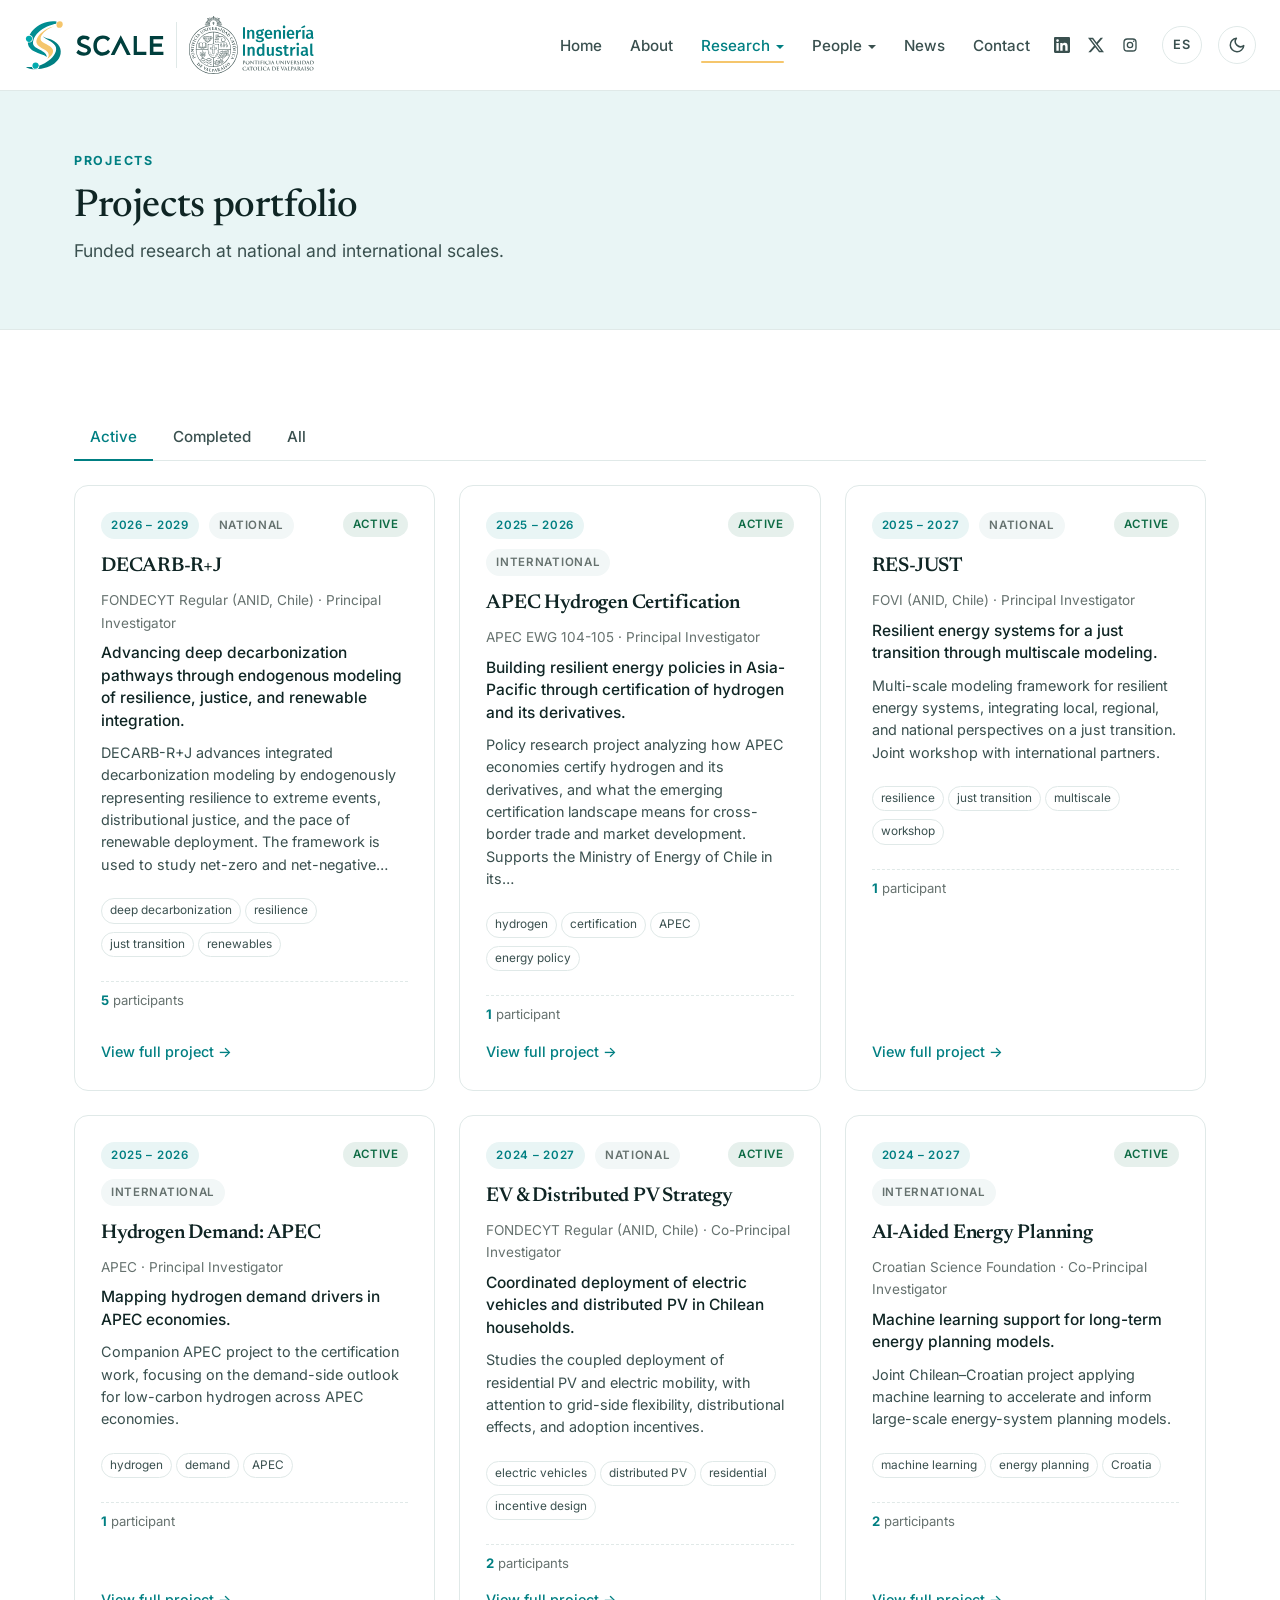
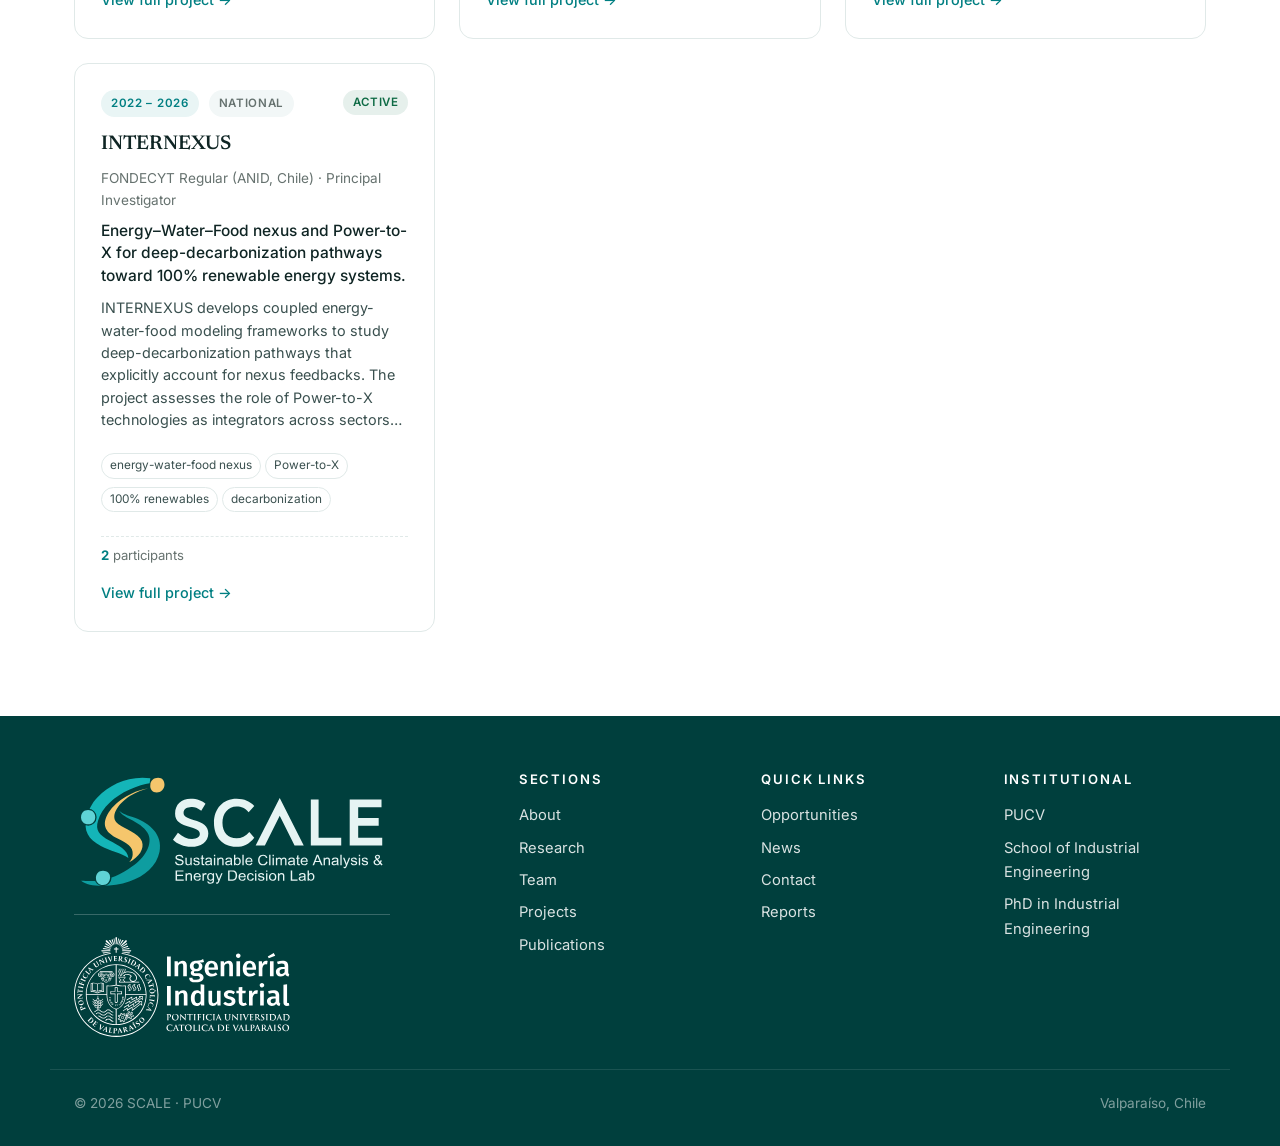
<file: projects.html>
<!DOCTYPE html>
<html lang="en">
<head>
  <meta charset="UTF-8" />
  <meta http-equiv="X-UA-Compatible" content="IE=edge" />
  <meta name="viewport" content="width=device-width, initial-scale=1.0" />
  <script>/* Apply the saved or system theme before first paint */(function(){var t;try{t=localStorage.getItem("scale-theme")}catch(e){}if(t!=="light"&&t!=="dark"){t=window.matchMedia&&matchMedia("(prefers-color-scheme: dark)").matches?"dark":"light"}document.documentElement.setAttribute("data-theme",t)})();</script>
  <script>/* Apply the saved language (see i18n.js) */(function(){var l,q=/[?&]lang=(es|en)\b/.exec(location.search);try{if(q)localStorage.setItem("scale-lang",q[1]);l=localStorage.getItem("scale-lang")}catch(e){}if(q)l=q[1];document.documentElement.lang=l==="es"?"es":"en"})();</script>
  <title>Projects | SCALE</title>
  <meta name="description" content="Funded research projects at SCALE." />
  <link rel="icon" type="image/svg+xml" href="assets/images/favicon.svg" />
  <link rel="icon" type="image/png" sizes="32x32" href="assets/images/favicon-32.png" />
  <link rel="apple-touch-icon" href="assets/images/apple-touch-icon.png" />
  <link rel="preconnect" href="https://fonts.googleapis.com" />
  <link rel="preconnect" href="https://fonts.gstatic.com" crossorigin />
  <link href="https://fonts.googleapis.com/css2?family=Newsreader:ital,opsz,wght@0,6..72,400;0,6..72,500;0,6..72,600;1,6..72,400&family=Inter:wght@300;400;500;600;700&family=JetBrains+Mono:wght@400;500&display=swap" rel="stylesheet" />
  <link rel="stylesheet" href="assets/css/style.css?v=20261020j" />
</head>
<body>
<header class="site-header" id="top">
  <nav class="nav" aria-label="Primary">
    <a class="nav-brand" href="./">
      <img class="brand-logo only-light" src="assets/images/logo-mark.svg" alt="" aria-hidden="true" /><img class="brand-logo only-dark" src="assets/images/logo-mark-dark.svg" alt="" aria-hidden="true" />
      <span class="brand-block">
        <span class="brand-name"><img class="brand-wordmark only-light" src="assets/images/wordmark.svg" alt="SCALE" /><img class="brand-wordmark only-dark" src="assets/images/wordmark-dark.svg" alt="SCALE" /></span>
      </span>
      <span class="brand-divider" aria-hidden="true"></span>
      <img class="brand-pucv only-light" src="assets/images/logo-pucv-eii.svg" alt="PUCV · Escuela de Ingeniería Industrial" /><img class="brand-pucv only-dark" src="assets/images/logo-pucv-eii-dark.svg" alt="PUCV · Escuela de Ingeniería Industrial" />
    </a>
    <button class="nav-toggle" id="nav-toggle" aria-expanded="false" aria-controls="nav-menu" aria-label="Open menu">
      <span></span><span></span><span></span>
    </button>
    <ul class="nav-menu" id="nav-menu">
      <li><a href="./">Home</a></li>
      <li><a href="about.html">About</a></li>
      <li class="has-sub"><a href="research.html" aria-haspopup="true">Research<span class="caret" aria-hidden="true"></span></a>
        <ul class="nav-sub">
          <li><a href="research.html">Research areas</a></li>
          <li><a href="projects.html">Projects</a></li>
          <li><a href="publications.html">Publications</a></li>
        </ul>
      </li>
      <li class="has-sub"><a href="team.html" aria-haspopup="true">People<span class="caret" aria-hidden="true"></span></a>
        <ul class="nav-sub">
          <li><a href="team.html">Team</a></li>
          <li><a href="team.html?view=collaborators">Collaborators</a></li>
          <li><a href="team.html?view=visiting">Visiting</a></li>
          <li><a href="opportunities.html">Join us</a></li>
        </ul>
      </li>
      <li><a href="news.html">News</a></li>
      <li><a href="contact.html">Contact</a></li>
    </ul>
  </nav>
</header>
<main>
<section class="detail-hero"><div class="container">
  <p class="profile-eyebrow">Projects</p>
  <h1 class="profile-name">Projects portfolio</h1>
  <p class="profile-title">Funded research at national and international scales.</p>
</div></section>
<section class="section"><div class="container">
  <div class="tabs" role="tablist" aria-label="Project status filter">
    <button class="tab is-active" role="tab" data-projfilter="active" aria-selected="true" data-es="Activos">Active</button>
    <button class="tab" role="tab" data-projfilter="completed" aria-selected="false" data-es="Finalizados">Completed</button>
    <button class="tab" role="tab" data-projfilter="all" aria-selected="false">All</button>
  </div>
  <div id="projects-list" class="cards"></div>
</div></section>
</main>
<footer class="site-footer">
  <div class="container footer-grid">
    <div class="footer-brand">
      <div class="footer-logos">
        <img class="footer-logo" src="assets/images/logo-dark.svg" alt="SCALE — Sustainable Climate Analysis &amp; Energy Decision Lab" />
        <span class="footer-divider" aria-hidden="true"></span>
        <img class="footer-pucv" src="assets/images/logo-pucv-eii-white.svg" alt="PUCV · Escuela de Ingeniería Industrial" />
      </div>
    </div>
    <div>
      <h3>Sections</h3>
      <ul class="foot-links">
        <li><a href="about.html">About</a></li>
        <li><a href="research.html">Research</a></li>
        <li><a href="team.html">Team</a></li>
        <li><a href="projects.html">Projects</a></li>
        <li><a href="publications.html">Publications</a></li>
      </ul>
    </div>
    <div>
      <h3>Quick links</h3>
      <ul class="foot-links">
        <li><a href="opportunities.html">Opportunities</a></li>
        <li><a href="news.html">News</a></li>
        <li><a href="contact.html">Contact</a></li>
        <li><a href="reports.html">Reports</a></li>
      </ul>
    </div>
    <div>
      <h3>Institutional</h3>
      <ul class="foot-links">
        <li><a href="https://www.pucv.cl/" target="_blank" rel="noopener">PUCV</a></li>
        <li><a href="http://eii.pucv.cl/" target="_blank" rel="noopener">School of Industrial Engineering</a></li>
        <li><a href="https://eii.pucv.cl/estudia-con-nosotros/postgrado/doctorado-en-ingenieria-industrial/" target="_blank" rel="noopener">PhD in Industrial Engineering</a></li>
      </ul>
    </div>
  </div>
  <div class="container foot-bottom">
    <span>© <span id="year"></span> SCALE · PUCV</span>
    <span>Valparaíso, Chile</span>
  </div>
</footer>
<a href="#top" class="to-top" id="to-top" aria-label="Back to top">↑</a>
<script src="assets/js/main.js?v=20261020j"></script>
<script src="assets/js/i18n.js?v=20261020g"></script>
<script src="assets/js/renderers.js?v=20261020g"></script><script>ECSRender.projects("#projects-list");</script>
</body></html>
</file>
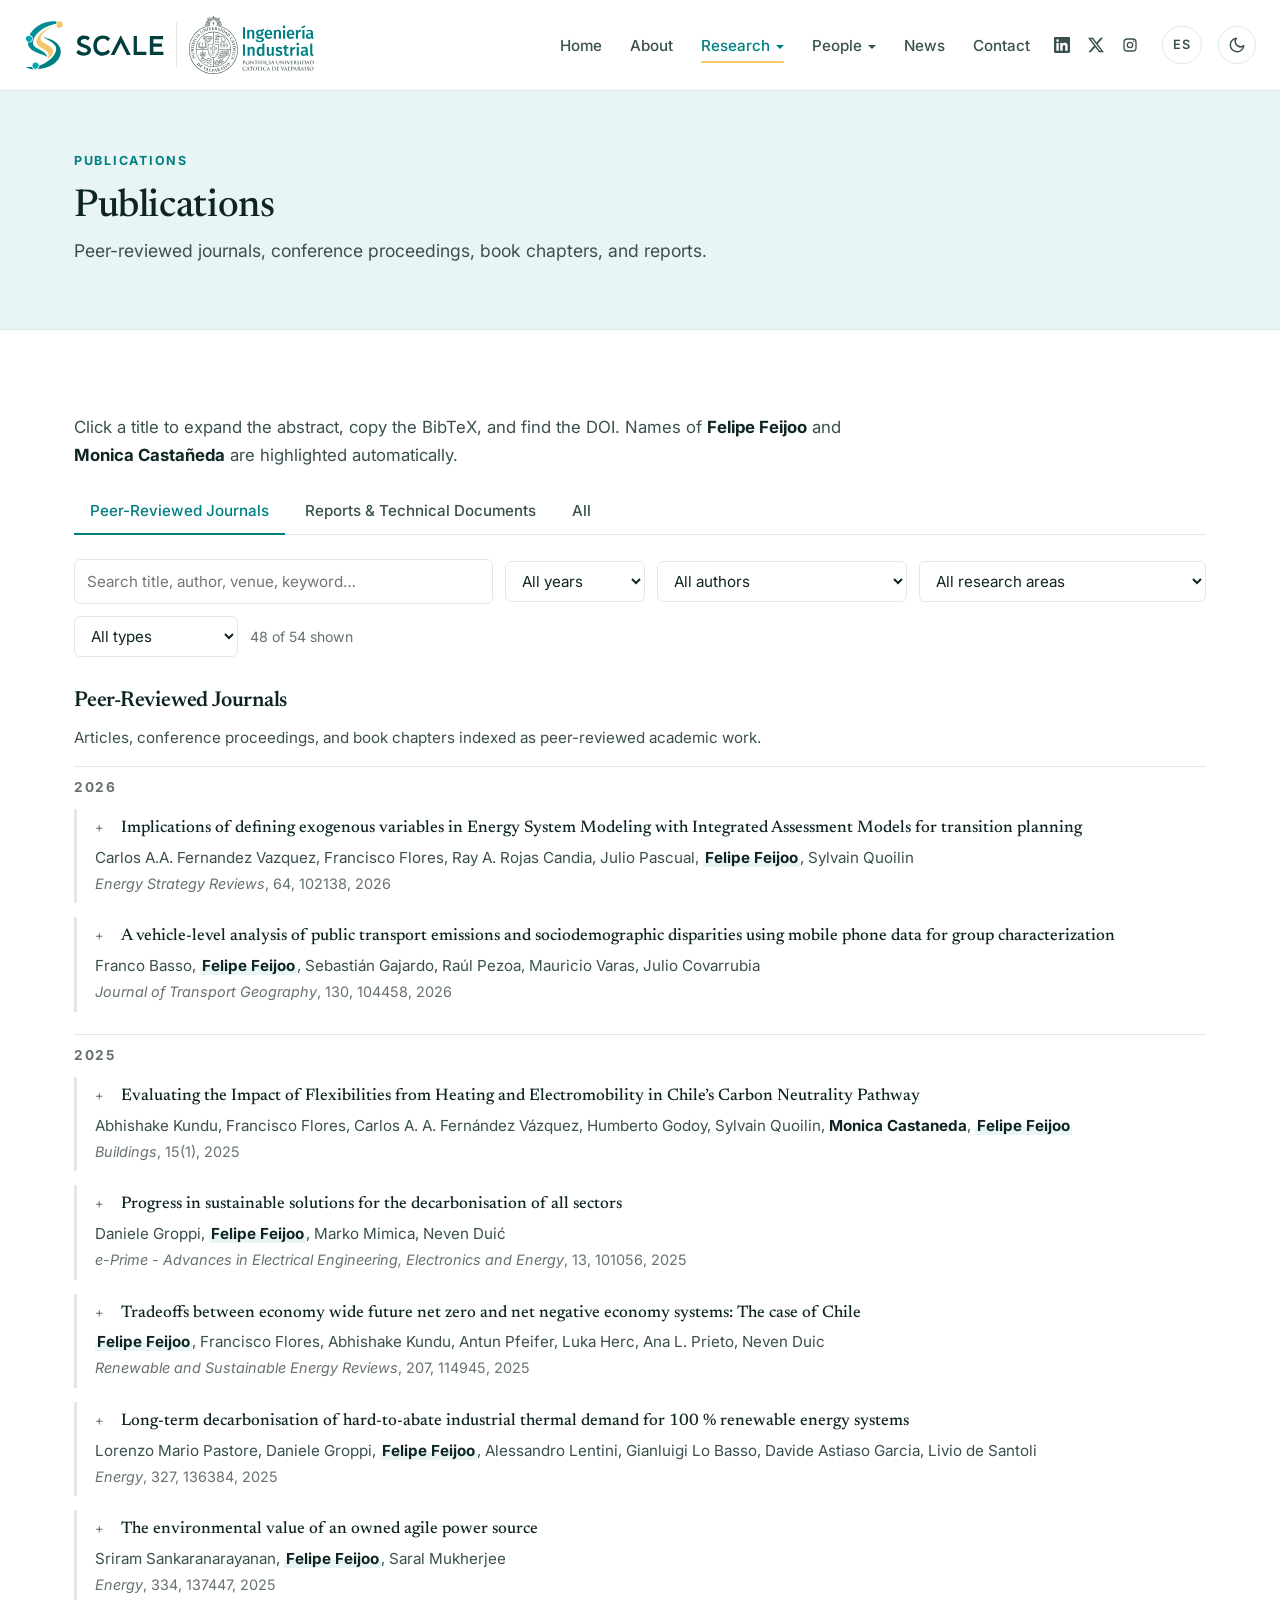
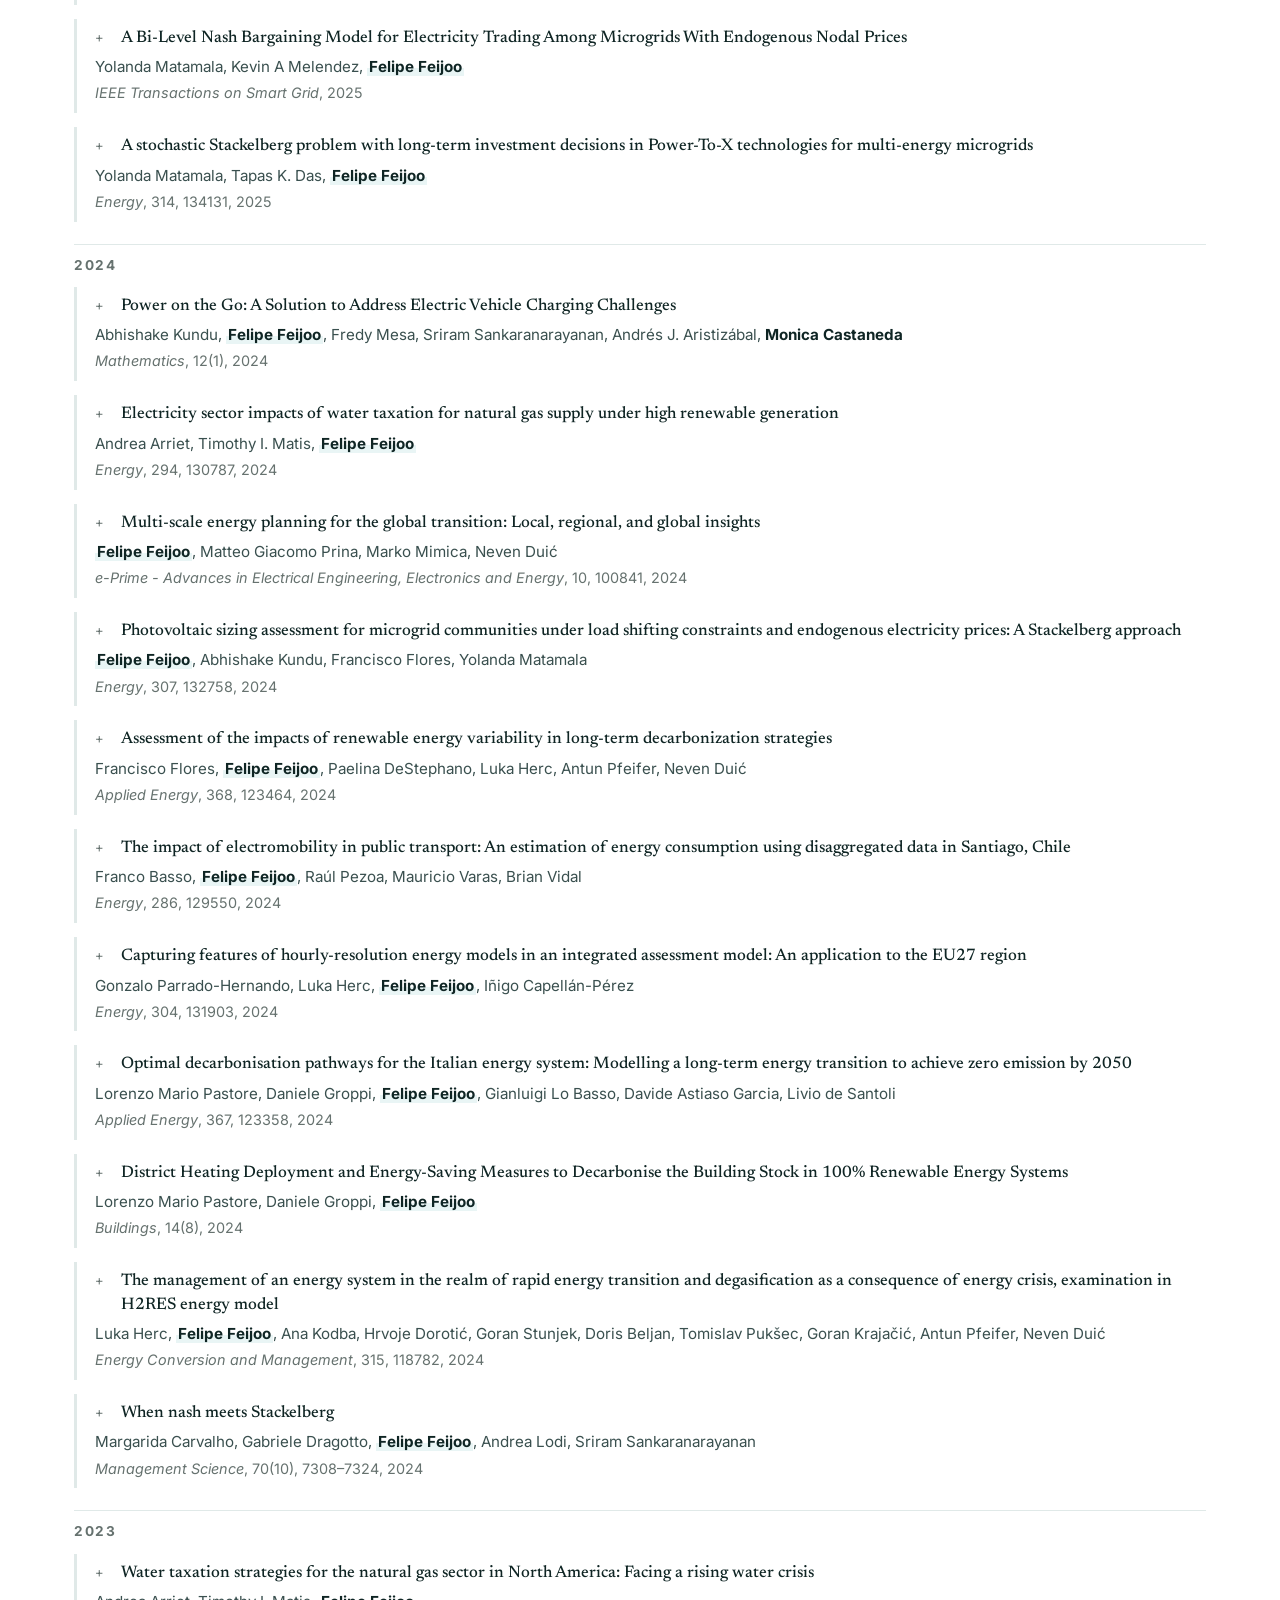
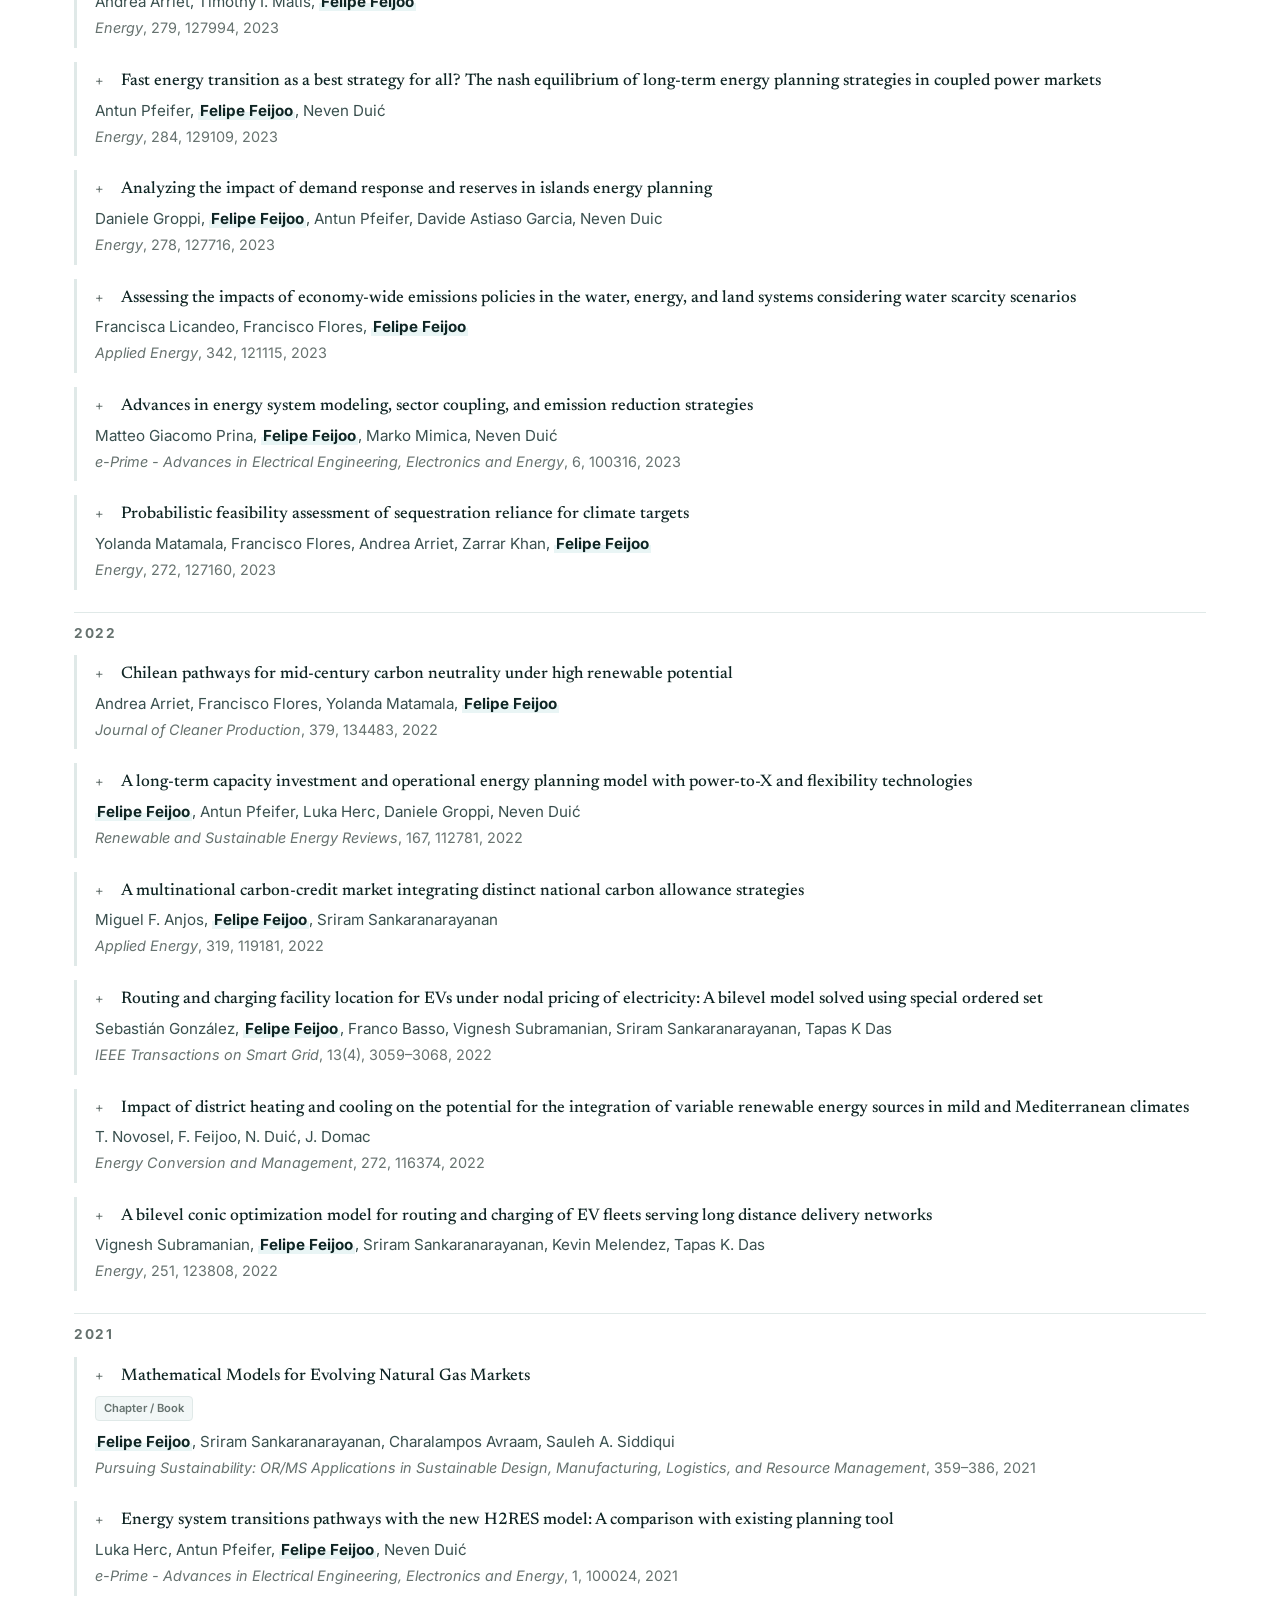
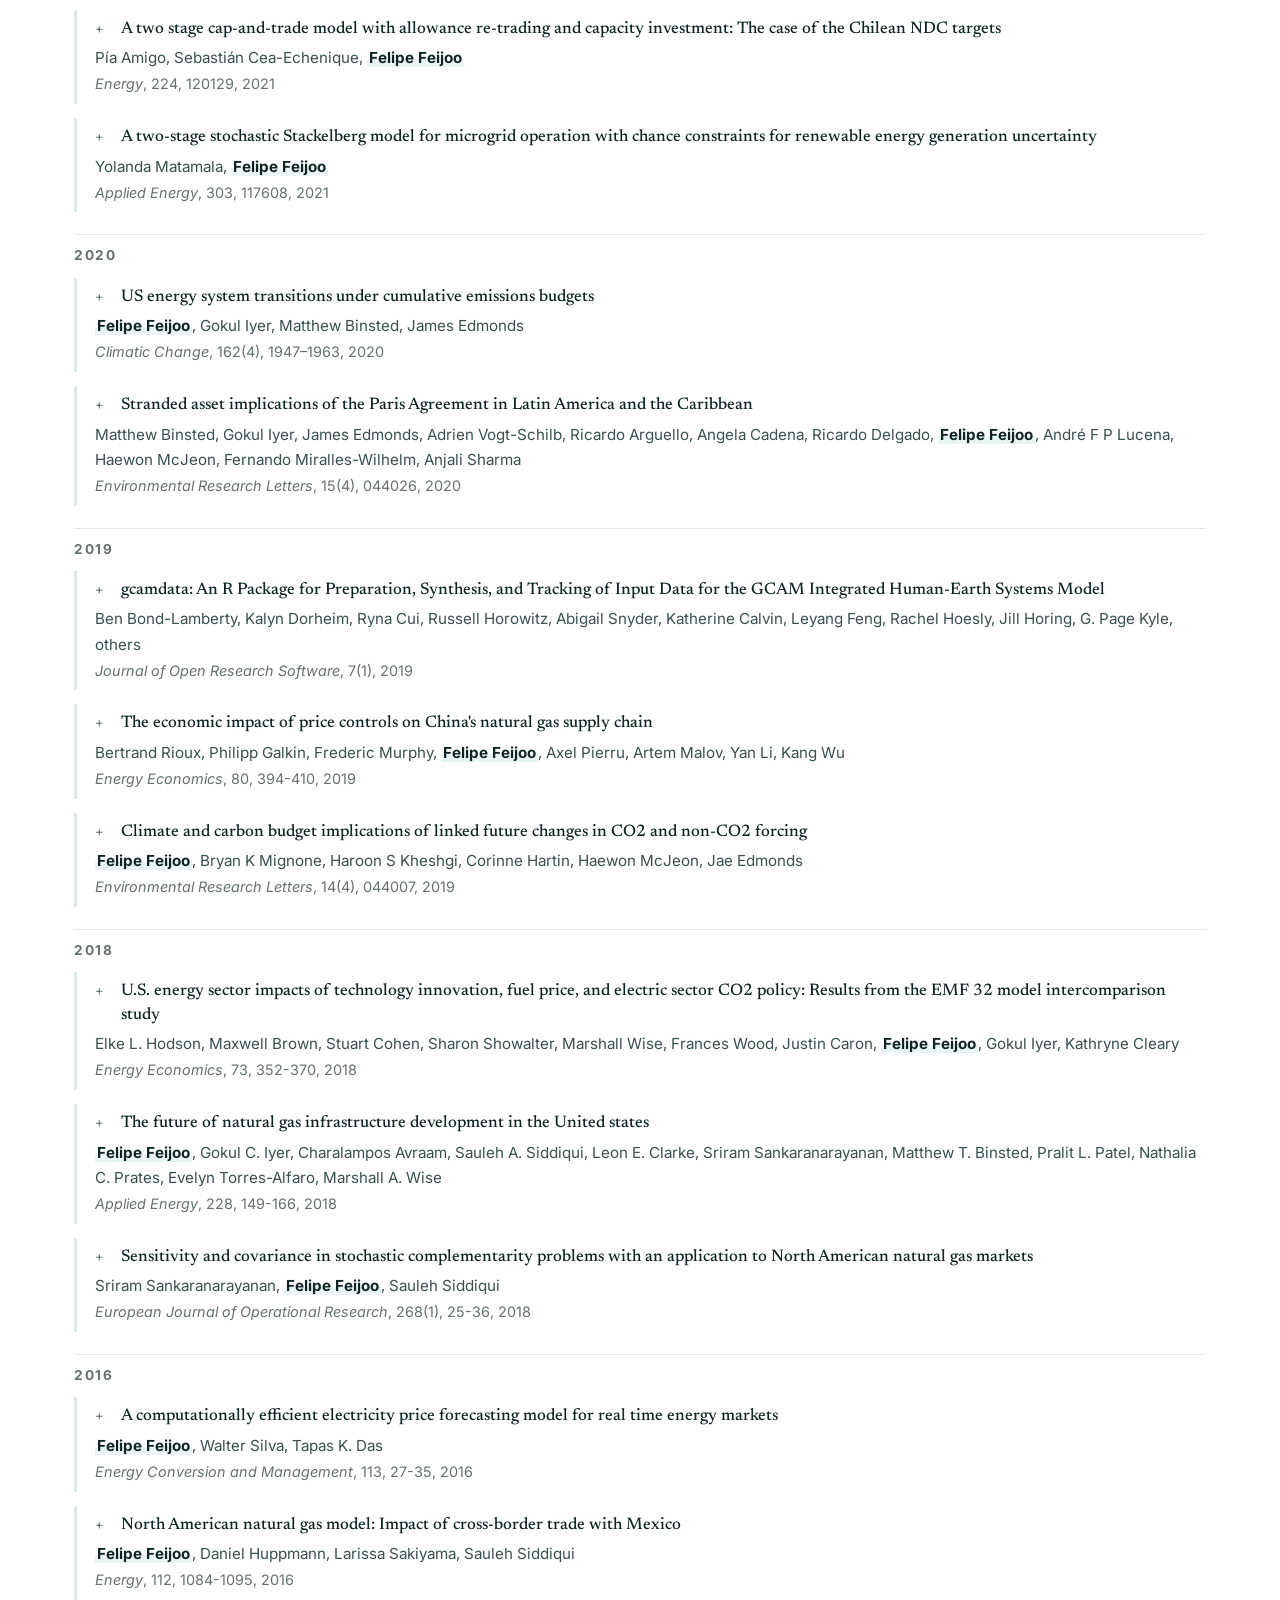
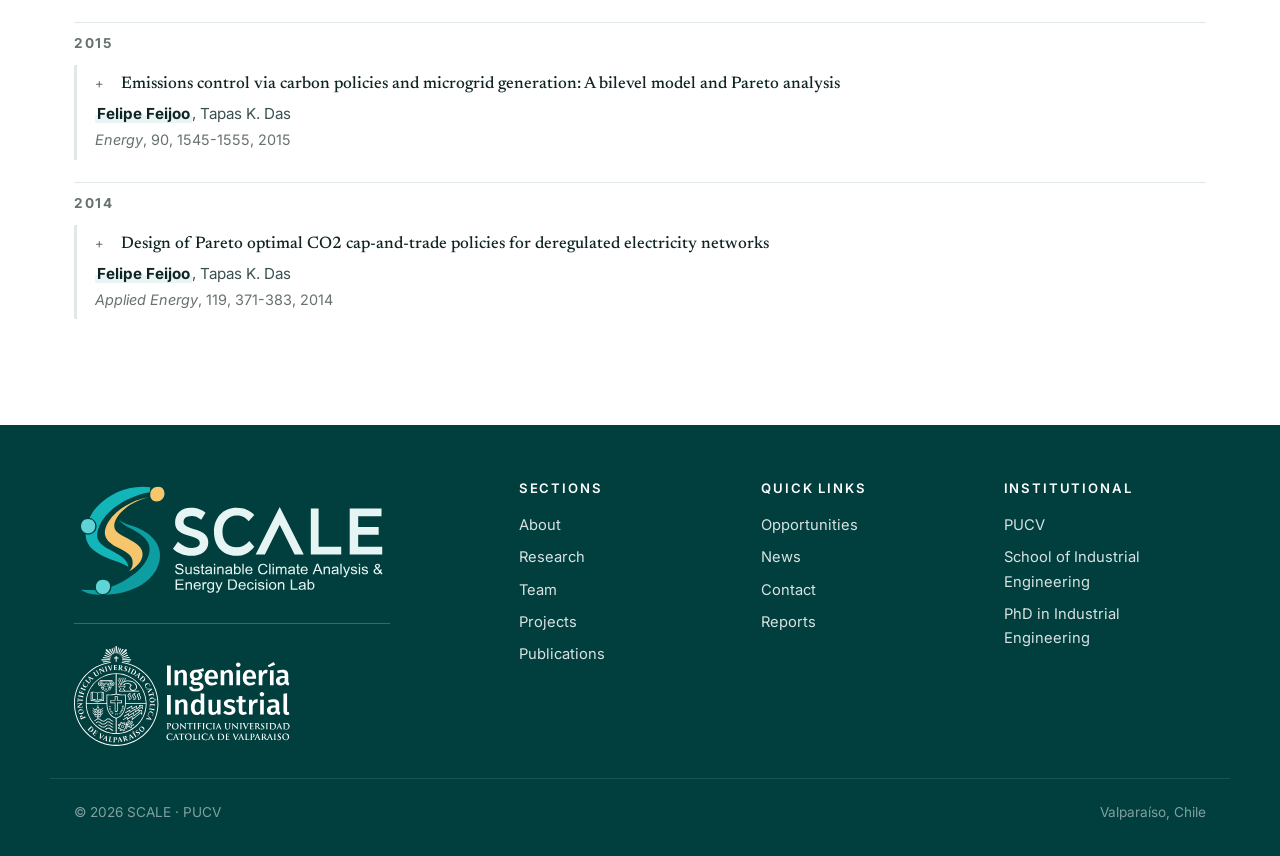
<file: publications.html>
<!DOCTYPE html>
<html lang="en">
<head>
  <meta charset="UTF-8" />
  <meta http-equiv="X-UA-Compatible" content="IE=edge" />
  <meta name="viewport" content="width=device-width, initial-scale=1.0" />
  <script>/* Apply the saved or system theme before first paint */(function(){var t;try{t=localStorage.getItem("scale-theme")}catch(e){}if(t!=="light"&&t!=="dark"){t=window.matchMedia&&matchMedia("(prefers-color-scheme: dark)").matches?"dark":"light"}document.documentElement.setAttribute("data-theme",t)})();</script>
  <script>/* Apply the saved language (see i18n.js) */(function(){var l,q=/[?&]lang=(es|en)\b/.exec(location.search);try{if(q)localStorage.setItem("scale-lang",q[1]);l=localStorage.getItem("scale-lang")}catch(e){}if(q)l=q[1];document.documentElement.lang=l==="es"?"es":"en"})();</script>
  <title>Publications | SCALE</title>
  <meta name="description" content="Peer-reviewed publications, reports, and technical documents from SCALE." />
  <link rel="icon" type="image/svg+xml" href="assets/images/favicon.svg" />
  <link rel="icon" type="image/png" sizes="32x32" href="assets/images/favicon-32.png" />
  <link rel="apple-touch-icon" href="assets/images/apple-touch-icon.png" />
  <link rel="preconnect" href="https://fonts.googleapis.com" />
  <link rel="preconnect" href="https://fonts.gstatic.com" crossorigin />
  <link href="https://fonts.googleapis.com/css2?family=Newsreader:ital,opsz,wght@0,6..72,400;0,6..72,500;0,6..72,600;1,6..72,400&family=Inter:wght@300;400;500;600;700&family=JetBrains+Mono:wght@400;500&display=swap" rel="stylesheet" />
  <link rel="stylesheet" href="assets/css/style.css?v=20261020j" />
</head>
<body>
<header class="site-header" id="top">
  <nav class="nav" aria-label="Primary">
    <a class="nav-brand" href="./">
      <img class="brand-logo only-light" src="assets/images/logo-mark.svg" alt="" aria-hidden="true" /><img class="brand-logo only-dark" src="assets/images/logo-mark-dark.svg" alt="" aria-hidden="true" />
      <span class="brand-block">
        <span class="brand-name"><img class="brand-wordmark only-light" src="assets/images/wordmark.svg" alt="SCALE" /><img class="brand-wordmark only-dark" src="assets/images/wordmark-dark.svg" alt="SCALE" /></span>
      </span>
      <span class="brand-divider" aria-hidden="true"></span>
      <img class="brand-pucv only-light" src="assets/images/logo-pucv-eii.svg" alt="PUCV · Escuela de Ingeniería Industrial" /><img class="brand-pucv only-dark" src="assets/images/logo-pucv-eii-dark.svg" alt="PUCV · Escuela de Ingeniería Industrial" />
    </a>
    <button class="nav-toggle" id="nav-toggle" aria-expanded="false" aria-controls="nav-menu" aria-label="Open menu">
      <span></span><span></span><span></span>
    </button>
    <ul class="nav-menu" id="nav-menu">
      <li><a href="./">Home</a></li>
      <li><a href="about.html">About</a></li>
      <li class="has-sub"><a href="research.html" aria-haspopup="true">Research<span class="caret" aria-hidden="true"></span></a>
        <ul class="nav-sub">
          <li><a href="research.html">Research areas</a></li>
          <li><a href="projects.html">Projects</a></li>
          <li><a href="publications.html">Publications</a></li>
        </ul>
      </li>
      <li class="has-sub"><a href="team.html" aria-haspopup="true">People<span class="caret" aria-hidden="true"></span></a>
        <ul class="nav-sub">
          <li><a href="team.html">Team</a></li>
          <li><a href="team.html?view=collaborators">Collaborators</a></li>
          <li><a href="team.html?view=visiting">Visiting</a></li>
          <li><a href="opportunities.html">Join us</a></li>
        </ul>
      </li>
      <li><a href="news.html">News</a></li>
      <li><a href="contact.html">Contact</a></li>
    </ul>
  </nav>
</header>
<main>
<section class="detail-hero"><div class="container">
  <p class="profile-eyebrow">Publications</p>
  <h1 class="profile-name">Publications</h1>
  <p class="profile-title">Peer-reviewed journals, conference proceedings, book chapters, and reports.</p>
</div></section>

<section class="section"><div class="container">
  <p class="section-sub" style="margin-bottom:18px">
    Click a title to expand the abstract, copy the BibTeX, and find the DOI.
    Names of <strong>Felipe Feijoo</strong> and <strong>Monica Castañeda</strong> are highlighted automatically.
  </p>

  <div class="tabs" role="tablist" aria-label="Publication type filter">
    <button class="tab is-active" role="tab" data-pubfilter="journals" aria-selected="true">Peer-Reviewed Journals</button>
    <button class="tab" role="tab" data-pubfilter="reports" aria-selected="false">Reports &amp; Technical Documents</button>
    <button class="tab" role="tab" data-pubfilter="all" aria-selected="false" data-es="Todas">All</button>
  </div>

  <div class="pub-filters" role="region" aria-label="Publication filters">
    <input type="search" id="pub-search" placeholder="Search title, author, venue, keyword…" aria-label="Search publications" />
    <select id="pub-year"   aria-label="Filter by year"><option value="all">All years</option></select>
    <select id="pub-author" aria-label="Filter by author"><option value="all">All authors</option></select>
    <select id="pub-area"   aria-label="Filter by research area"><option value="all">All areas</option></select>
    <select id="pub-type"   aria-label="Filter by type"><option value="all">All types</option></select>
    <span class="pub-count" id="pub-count" aria-live="polite"></span>
  </div>

  <div class="pub-subsection" id="pub-subsection-journals">
    <h3 class="sub-title">Peer-Reviewed Journals</h3>
    <p class="pub-subsection-note">Articles, conference proceedings, and book chapters indexed as peer-reviewed academic work.</p>
    <div id="pub-list-journals" class="pub-list"><p class="loading">Loading publications…</p></div>
  </div>

  <div class="pub-subsection" id="pub-subsection-reports" hidden>
    <h3 class="sub-title">Reports and Technical Documents</h3>
    <p class="pub-subsection-note">Technical reports, policy briefs, and commissioned work for APEC, the IPCC, ministries, and international panels.</p>
    <div id="pub-list-reports" class="pub-list"><p class="loading">Loading reports…</p></div>
  </div>
</div></section>
</main>
<footer class="site-footer">
  <div class="container footer-grid">
    <div class="footer-brand">
      <div class="footer-logos">
        <img class="footer-logo" src="assets/images/logo-dark.svg" alt="SCALE — Sustainable Climate Analysis &amp; Energy Decision Lab" />
        <span class="footer-divider" aria-hidden="true"></span>
        <img class="footer-pucv" src="assets/images/logo-pucv-eii-white.svg" alt="PUCV · Escuela de Ingeniería Industrial" />
      </div>
    </div>
    <div>
      <h3>Sections</h3>
      <ul class="foot-links">
        <li><a href="about.html">About</a></li>
        <li><a href="research.html">Research</a></li>
        <li><a href="team.html">Team</a></li>
        <li><a href="projects.html">Projects</a></li>
        <li><a href="publications.html">Publications</a></li>
      </ul>
    </div>
    <div>
      <h3>Quick links</h3>
      <ul class="foot-links">
        <li><a href="opportunities.html">Opportunities</a></li>
        <li><a href="news.html">News</a></li>
        <li><a href="contact.html">Contact</a></li>
        <li><a href="reports.html">Reports</a></li>
      </ul>
    </div>
    <div>
      <h3>Institutional</h3>
      <ul class="foot-links">
        <li><a href="https://www.pucv.cl/" target="_blank" rel="noopener">PUCV</a></li>
        <li><a href="http://eii.pucv.cl/" target="_blank" rel="noopener">School of Industrial Engineering</a></li>
        <li><a href="https://eii.pucv.cl/estudia-con-nosotros/postgrado/doctorado-en-ingenieria-industrial/" target="_blank" rel="noopener">PhD in Industrial Engineering</a></li>
      </ul>
    </div>
  </div>
  <div class="container foot-bottom">
    <span>© <span id="year"></span> SCALE · PUCV</span>
    <span>Valparaíso, Chile</span>
  </div>
</footer>
<a href="#top" class="to-top" id="to-top" aria-label="Back to top">↑</a>
<script src="assets/js/main.js?v=20261020j"></script>
<script src="assets/js/i18n.js?v=20261020g"></script>
<script src="assets/js/bibtex.js?v=20261020g"></script><script>ECSPubs.init({ initialType: "journals" });</script>
</body></html>
</file>
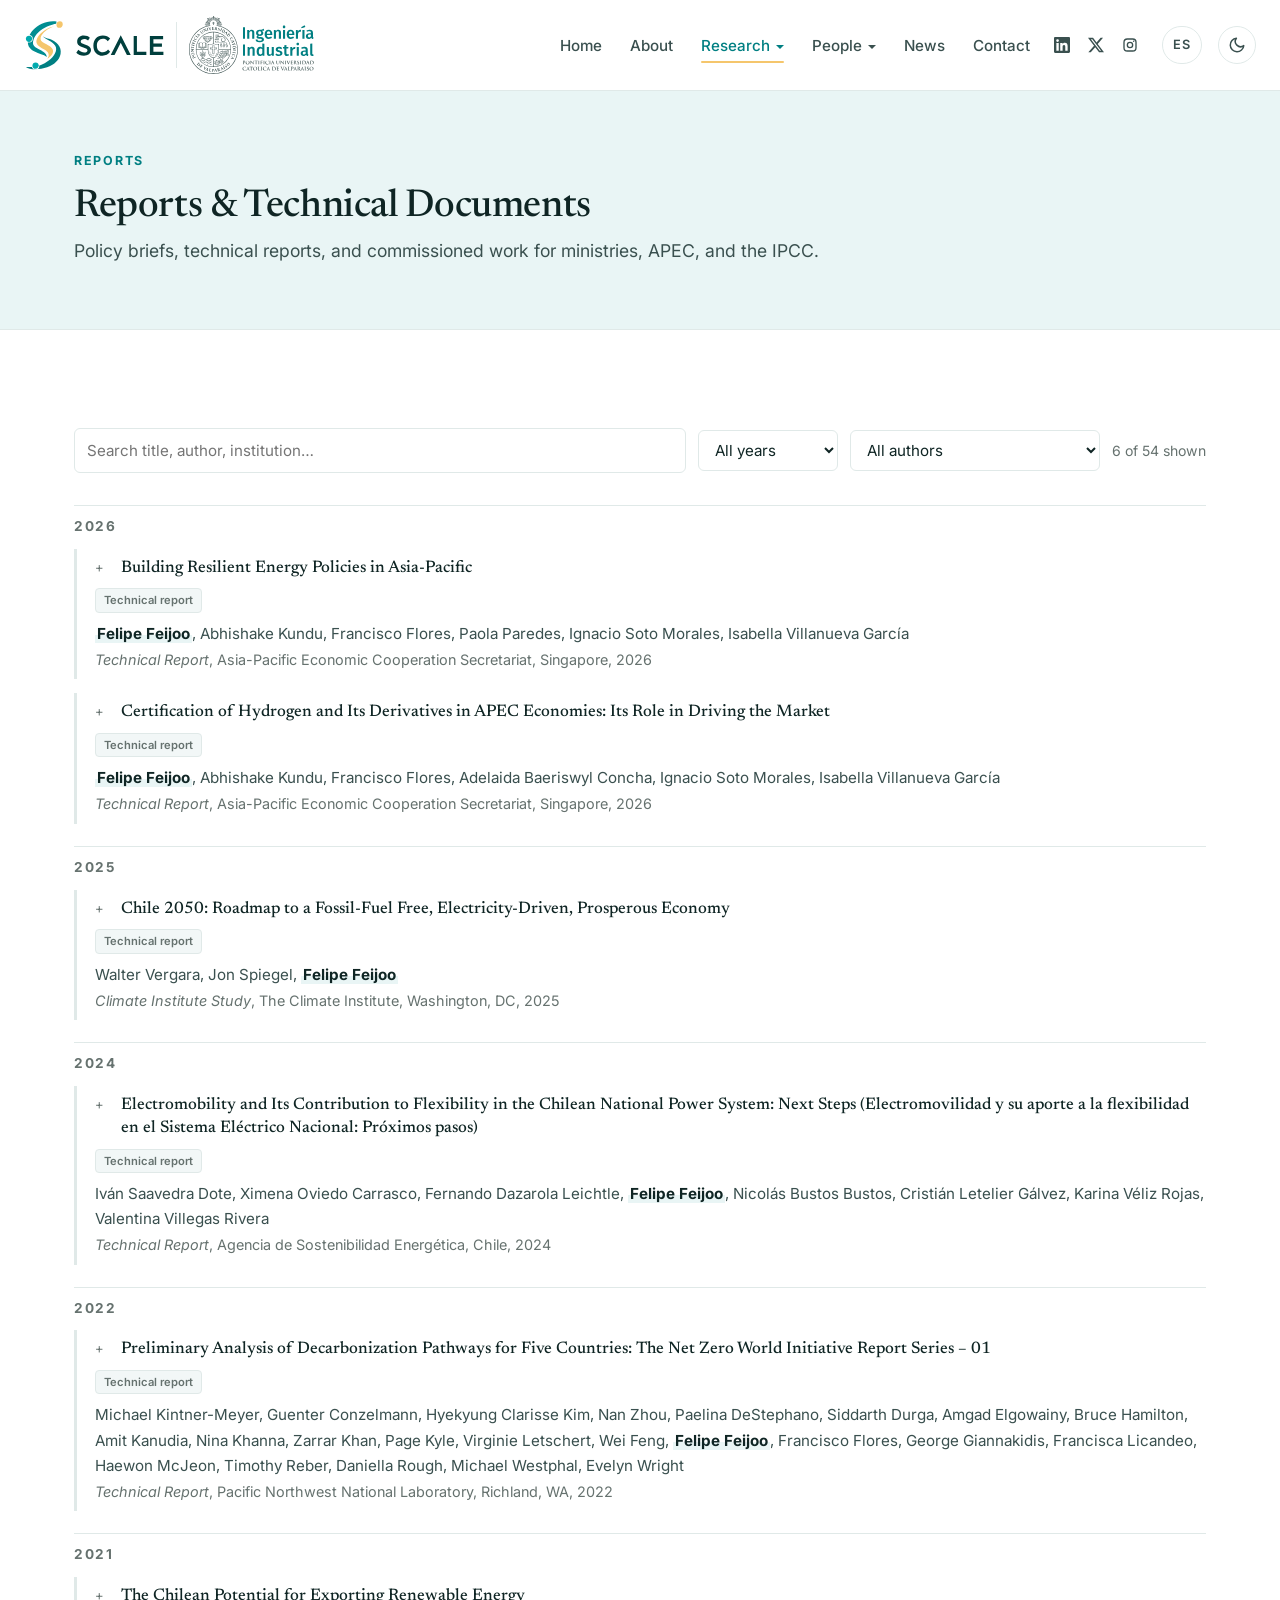
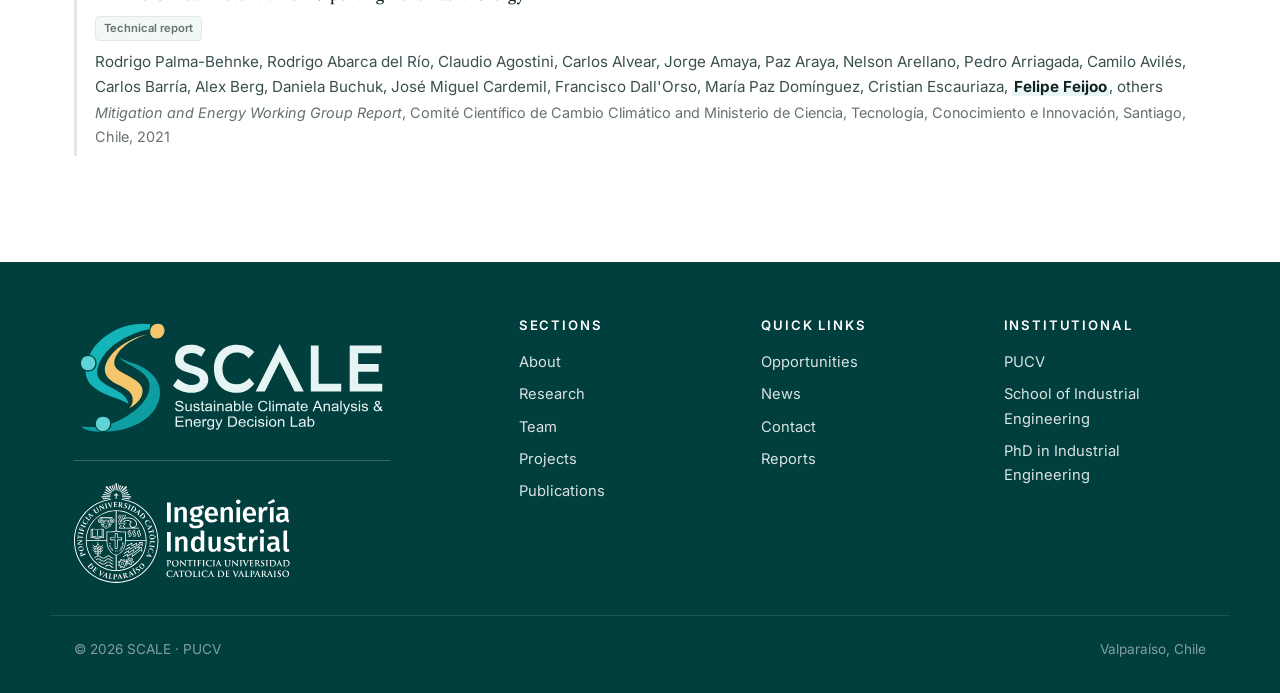
<file: reports.html>
<!DOCTYPE html>
<html lang="en">
<head>
  <meta charset="UTF-8" />
  <meta http-equiv="X-UA-Compatible" content="IE=edge" />
  <meta name="viewport" content="width=device-width, initial-scale=1.0" />
  <script>/* Apply the saved or system theme before first paint */(function(){var t;try{t=localStorage.getItem("scale-theme")}catch(e){}if(t!=="light"&&t!=="dark"){t=window.matchMedia&&matchMedia("(prefers-color-scheme: dark)").matches?"dark":"light"}document.documentElement.setAttribute("data-theme",t)})();</script>
  <script>/* Apply the saved language (see i18n.js) */(function(){var l,q=/[?&]lang=(es|en)\b/.exec(location.search);try{if(q)localStorage.setItem("scale-lang",q[1]);l=localStorage.getItem("scale-lang")}catch(e){}if(q)l=q[1];document.documentElement.lang=l==="es"?"es":"en"})();</script>
  <title>Reports | SCALE</title>
  <meta name="description" content="Reports and technical documents from SCALE." />
  <link rel="icon" type="image/svg+xml" href="assets/images/favicon.svg" />
  <link rel="icon" type="image/png" sizes="32x32" href="assets/images/favicon-32.png" />
  <link rel="apple-touch-icon" href="assets/images/apple-touch-icon.png" />
  <link rel="preconnect" href="https://fonts.googleapis.com" />
  <link rel="preconnect" href="https://fonts.gstatic.com" crossorigin />
  <link href="https://fonts.googleapis.com/css2?family=Newsreader:ital,opsz,wght@0,6..72,400;0,6..72,500;0,6..72,600;1,6..72,400&family=Inter:wght@300;400;500;600;700&family=JetBrains+Mono:wght@400;500&display=swap" rel="stylesheet" />
  <link rel="stylesheet" href="assets/css/style.css?v=20261020j" />
</head>
<body>
<header class="site-header" id="top">
  <nav class="nav" aria-label="Primary">
    <a class="nav-brand" href="./">
      <img class="brand-logo only-light" src="assets/images/logo-mark.svg" alt="" aria-hidden="true" /><img class="brand-logo only-dark" src="assets/images/logo-mark-dark.svg" alt="" aria-hidden="true" />
      <span class="brand-block">
        <span class="brand-name"><img class="brand-wordmark only-light" src="assets/images/wordmark.svg" alt="SCALE" /><img class="brand-wordmark only-dark" src="assets/images/wordmark-dark.svg" alt="SCALE" /></span>
      </span>
      <span class="brand-divider" aria-hidden="true"></span>
      <img class="brand-pucv only-light" src="assets/images/logo-pucv-eii.svg" alt="PUCV · Escuela de Ingeniería Industrial" /><img class="brand-pucv only-dark" src="assets/images/logo-pucv-eii-dark.svg" alt="PUCV · Escuela de Ingeniería Industrial" />
    </a>
    <button class="nav-toggle" id="nav-toggle" aria-expanded="false" aria-controls="nav-menu" aria-label="Open menu">
      <span></span><span></span><span></span>
    </button>
    <ul class="nav-menu" id="nav-menu">
      <li><a href="./">Home</a></li>
      <li><a href="about.html">About</a></li>
      <li class="has-sub"><a href="research.html" aria-haspopup="true">Research<span class="caret" aria-hidden="true"></span></a>
        <ul class="nav-sub">
          <li><a href="research.html">Research areas</a></li>
          <li><a href="projects.html">Projects</a></li>
          <li><a href="publications.html">Publications</a></li>
        </ul>
      </li>
      <li class="has-sub"><a href="team.html" aria-haspopup="true">People<span class="caret" aria-hidden="true"></span></a>
        <ul class="nav-sub">
          <li><a href="team.html">Team</a></li>
          <li><a href="team.html?view=collaborators">Collaborators</a></li>
          <li><a href="team.html?view=visiting">Visiting</a></li>
          <li><a href="opportunities.html">Join us</a></li>
        </ul>
      </li>
      <li><a href="news.html">News</a></li>
      <li><a href="contact.html">Contact</a></li>
    </ul>
  </nav>
</header>
<main>
<section class="detail-hero"><div class="container">
  <p class="profile-eyebrow">Reports</p>
  <h1 class="profile-name">Reports &amp; Technical Documents</h1>
  <p class="profile-title">Policy briefs, technical reports, and commissioned work for ministries, APEC, and the IPCC.</p>
</div></section>

<section class="section"><div class="container">
  <div class="pub-filters" role="region" aria-label="Report filters">
    <input type="search" id="pub-search" placeholder="Search title, author, institution…" aria-label="Search reports" />
    <select id="pub-year"   aria-label="Filter by year"><option value="all">All years</option></select>
    <select id="pub-author" aria-label="Filter by author"><option value="all">All authors</option></select>
    <span class="pub-count" id="pub-count" aria-live="polite"></span>
  </div>

  <!-- Hidden journals subsection so the filter is shared but only reports show. -->
  <div class="pub-subsection" id="pub-subsection-journals" hidden>
    <div id="pub-list-journals" class="pub-list"></div>
  </div>
  <div class="pub-subsection" id="pub-subsection-reports">
    <div id="pub-list-reports" class="pub-list"><p class="loading">Loading reports…</p></div>
  </div>
</div></section>
</main>
<footer class="site-footer">
  <div class="container footer-grid">
    <div class="footer-brand">
      <div class="footer-logos">
        <img class="footer-logo" src="assets/images/logo-dark.svg" alt="SCALE — Sustainable Climate Analysis &amp; Energy Decision Lab" />
        <span class="footer-divider" aria-hidden="true"></span>
        <img class="footer-pucv" src="assets/images/logo-pucv-eii-white.svg" alt="PUCV · Escuela de Ingeniería Industrial" />
      </div>
    </div>
    <div>
      <h3>Sections</h3>
      <ul class="foot-links">
        <li><a href="about.html">About</a></li>
        <li><a href="research.html">Research</a></li>
        <li><a href="team.html">Team</a></li>
        <li><a href="projects.html">Projects</a></li>
        <li><a href="publications.html">Publications</a></li>
      </ul>
    </div>
    <div>
      <h3>Quick links</h3>
      <ul class="foot-links">
        <li><a href="opportunities.html">Opportunities</a></li>
        <li><a href="news.html">News</a></li>
        <li><a href="contact.html">Contact</a></li>
        <li><a href="reports.html">Reports</a></li>
      </ul>
    </div>
    <div>
      <h3>Institutional</h3>
      <ul class="foot-links">
        <li><a href="https://www.pucv.cl/" target="_blank" rel="noopener">PUCV</a></li>
        <li><a href="http://eii.pucv.cl/" target="_blank" rel="noopener">School of Industrial Engineering</a></li>
        <li><a href="https://eii.pucv.cl/estudia-con-nosotros/postgrado/doctorado-en-ingenieria-industrial/" target="_blank" rel="noopener">PhD in Industrial Engineering</a></li>
      </ul>
    </div>
  </div>
  <div class="container foot-bottom">
    <span>© <span id="year"></span> SCALE · PUCV</span>
    <span>Valparaíso, Chile</span>
  </div>
</footer>
<a href="#top" class="to-top" id="to-top" aria-label="Back to top">↑</a>
<script src="assets/js/main.js?v=20261020j"></script>
<script src="assets/js/i18n.js?v=20261020g"></script>
<script src="assets/js/bibtex.js?v=20261020g"></script><script>ECSPubs.init({ initialType: "reports" });</script>
</body></html>
</file>
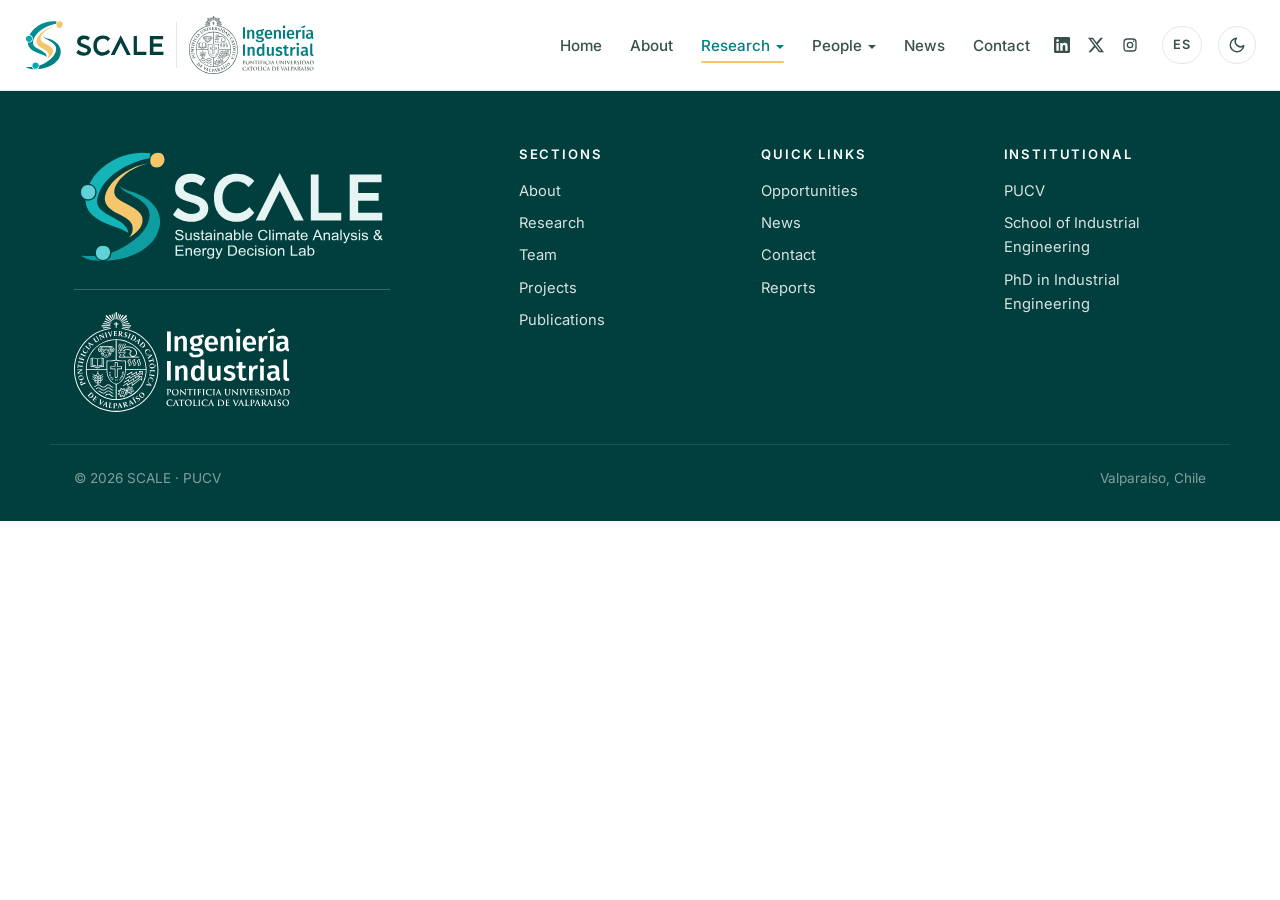
<file: research-area.html>
<!DOCTYPE html>
<html lang="en">
<head>
  <meta charset="UTF-8" />
  <meta http-equiv="X-UA-Compatible" content="IE=edge" />
  <meta name="viewport" content="width=device-width, initial-scale=1.0" />
  <script>/* Apply the saved or system theme before first paint */(function(){var t;try{t=localStorage.getItem("scale-theme")}catch(e){}if(t!=="light"&&t!=="dark"){t=window.matchMedia&&matchMedia("(prefers-color-scheme: dark)").matches?"dark":"light"}document.documentElement.setAttribute("data-theme",t)})();</script>
  <script>/* Apply the saved language (see i18n.js) */(function(){var l,q=/[?&]lang=(es|en)\b/.exec(location.search);try{if(q)localStorage.setItem("scale-lang",q[1]);l=localStorage.getItem("scale-lang")}catch(e){}if(q)l=q[1];document.documentElement.lang=l==="es"?"es":"en"})();</script>
  <title>Research area | SCALE</title>
  <meta name="description" content="Research area details." />
  <link rel="icon" type="image/svg+xml" href="assets/images/favicon.svg" />
  <link rel="icon" type="image/png" sizes="32x32" href="assets/images/favicon-32.png" />
  <link rel="apple-touch-icon" href="assets/images/apple-touch-icon.png" />
  <link rel="preconnect" href="https://fonts.googleapis.com" />
  <link rel="preconnect" href="https://fonts.gstatic.com" crossorigin />
  <link href="https://fonts.googleapis.com/css2?family=Newsreader:ital,opsz,wght@0,6..72,400;0,6..72,500;0,6..72,600;1,6..72,400&family=Inter:wght@300;400;500;600;700&family=JetBrains+Mono:wght@400;500&display=swap" rel="stylesheet" />
  <link rel="stylesheet" href="assets/css/style.css?v=20261020j" />
</head>
<body>
<header class="site-header" id="top">
  <nav class="nav" aria-label="Primary">
    <a class="nav-brand" href="./">
      <img class="brand-logo only-light" src="assets/images/logo-mark.svg" alt="" aria-hidden="true" /><img class="brand-logo only-dark" src="assets/images/logo-mark-dark.svg" alt="" aria-hidden="true" />
      <span class="brand-block">
        <span class="brand-name"><img class="brand-wordmark only-light" src="assets/images/wordmark.svg" alt="SCALE" /><img class="brand-wordmark only-dark" src="assets/images/wordmark-dark.svg" alt="SCALE" /></span>
      </span>
      <span class="brand-divider" aria-hidden="true"></span>
      <img class="brand-pucv only-light" src="assets/images/logo-pucv-eii.svg" alt="PUCV · Escuela de Ingeniería Industrial" /><img class="brand-pucv only-dark" src="assets/images/logo-pucv-eii-dark.svg" alt="PUCV · Escuela de Ingeniería Industrial" />
    </a>
    <button class="nav-toggle" id="nav-toggle" aria-expanded="false" aria-controls="nav-menu" aria-label="Open menu">
      <span></span><span></span><span></span>
    </button>
    <ul class="nav-menu" id="nav-menu">
      <li><a href="./">Home</a></li>
      <li><a href="about.html">About</a></li>
      <li class="has-sub"><a href="research.html" aria-haspopup="true">Research<span class="caret" aria-hidden="true"></span></a>
        <ul class="nav-sub">
          <li><a href="research.html">Research areas</a></li>
          <li><a href="projects.html">Projects</a></li>
          <li><a href="publications.html">Publications</a></li>
        </ul>
      </li>
      <li class="has-sub"><a href="team.html" aria-haspopup="true">People<span class="caret" aria-hidden="true"></span></a>
        <ul class="nav-sub">
          <li><a href="team.html">Team</a></li>
          <li><a href="team.html?view=collaborators">Collaborators</a></li>
          <li><a href="team.html?view=visiting">Visiting</a></li>
          <li><a href="opportunities.html">Join us</a></li>
        </ul>
      </li>
      <li><a href="news.html">News</a></li>
      <li><a href="contact.html">Contact</a></li>
    </ul>
  </nav>
</header>
<main>
<div id="area-root"></div>
</main>
<footer class="site-footer">
  <div class="container footer-grid">
    <div class="footer-brand">
      <div class="footer-logos">
        <img class="footer-logo" src="assets/images/logo-dark.svg" alt="SCALE — Sustainable Climate Analysis &amp; Energy Decision Lab" />
        <span class="footer-divider" aria-hidden="true"></span>
        <img class="footer-pucv" src="assets/images/logo-pucv-eii-white.svg" alt="PUCV · Escuela de Ingeniería Industrial" />
      </div>
    </div>
    <div>
      <h3>Sections</h3>
      <ul class="foot-links">
        <li><a href="about.html">About</a></li>
        <li><a href="research.html">Research</a></li>
        <li><a href="team.html">Team</a></li>
        <li><a href="projects.html">Projects</a></li>
        <li><a href="publications.html">Publications</a></li>
      </ul>
    </div>
    <div>
      <h3>Quick links</h3>
      <ul class="foot-links">
        <li><a href="opportunities.html">Opportunities</a></li>
        <li><a href="news.html">News</a></li>
        <li><a href="contact.html">Contact</a></li>
        <li><a href="reports.html">Reports</a></li>
      </ul>
    </div>
    <div>
      <h3>Institutional</h3>
      <ul class="foot-links">
        <li><a href="https://www.pucv.cl/" target="_blank" rel="noopener">PUCV</a></li>
        <li><a href="http://eii.pucv.cl/" target="_blank" rel="noopener">School of Industrial Engineering</a></li>
        <li><a href="https://eii.pucv.cl/estudia-con-nosotros/postgrado/doctorado-en-ingenieria-industrial/" target="_blank" rel="noopener">PhD in Industrial Engineering</a></li>
      </ul>
    </div>
  </div>
  <div class="container foot-bottom">
    <span>© <span id="year"></span> SCALE · PUCV</span>
    <span>Valparaíso, Chile</span>
  </div>
</footer>
<a href="#top" class="to-top" id="to-top" aria-label="Back to top">↑</a>
<script src="assets/js/main.js?v=20261020j"></script>
<script src="assets/js/i18n.js?v=20261020g"></script>
<script src="assets/js/bibtex.js?v=20261020g"></script>
<script src="assets/js/renderers.js?v=20261020g"></script>
<script>
(function () {
  if (typeof ECSRender === "undefined") {
    document.querySelector("#area-root").innerHTML = '<p style="color:#c53030;padding:14px;border-left:3px solid #c53030;background:#fff5f5"><strong>renderers.js failed to load.</strong> Hard-refresh with Ctrl+Shift+R or open <a href="diagnose.html">diagnose.html</a>.</p>';
    return;
  }
  try { ECSRender.areaDetail("#area-root"); }
  catch (e) { console.error("[ECS] render error:", e); document.querySelector("#area-root").innerHTML = "<p style=\"color:#c53030;padding:14px\">Render error: " + e.message + "</p>"; }
})();
</script>
</body></html>
</file>
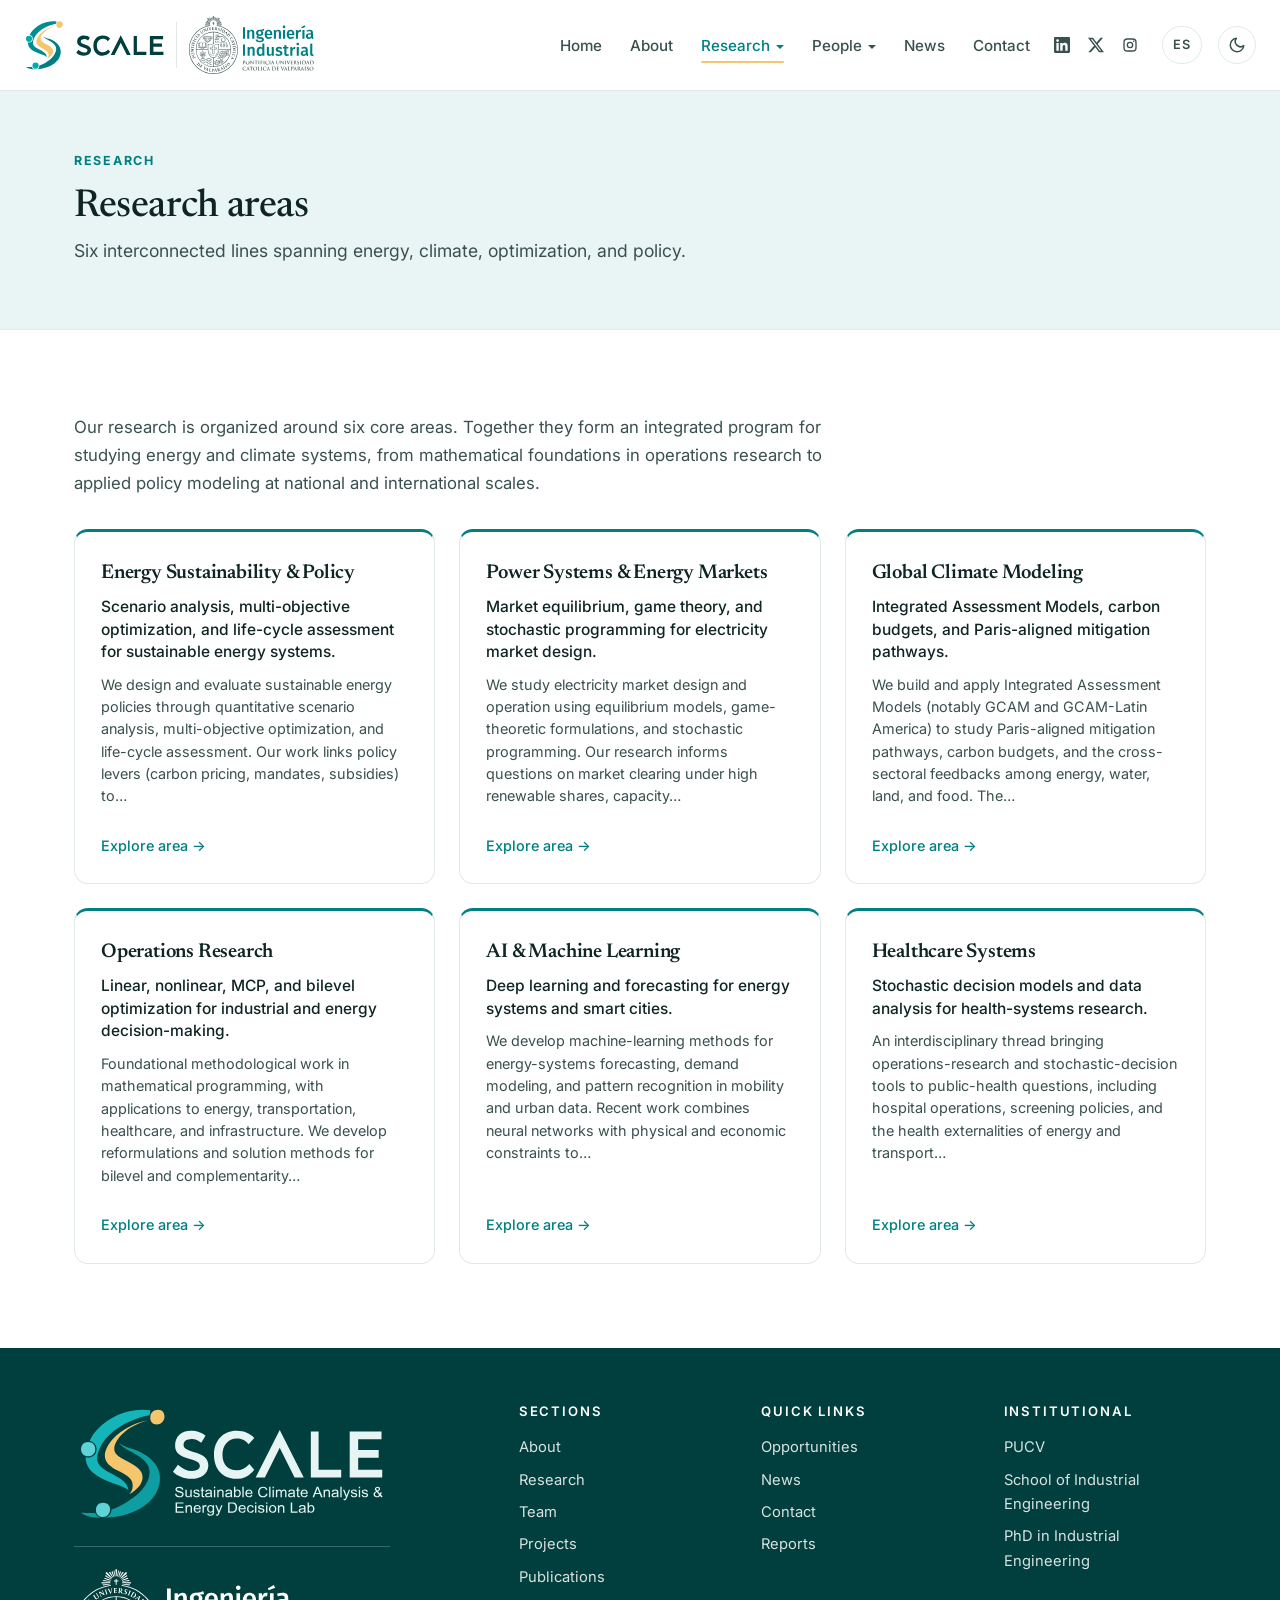
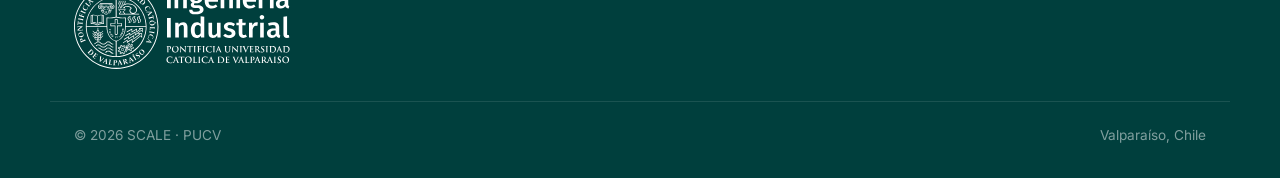
<file: research.html>
<!DOCTYPE html>
<html lang="en">
<head>
  <meta charset="UTF-8" />
  <meta http-equiv="X-UA-Compatible" content="IE=edge" />
  <meta name="viewport" content="width=device-width, initial-scale=1.0" />
  <script>/* Apply the saved or system theme before first paint */(function(){var t;try{t=localStorage.getItem("scale-theme")}catch(e){}if(t!=="light"&&t!=="dark"){t=window.matchMedia&&matchMedia("(prefers-color-scheme: dark)").matches?"dark":"light"}document.documentElement.setAttribute("data-theme",t)})();</script>
  <script>/* Apply the saved language (see i18n.js) */(function(){var l,q=/[?&]lang=(es|en)\b/.exec(location.search);try{if(q)localStorage.setItem("scale-lang",q[1]);l=localStorage.getItem("scale-lang")}catch(e){}if(q)l=q[1];document.documentElement.lang=l==="es"?"es":"en"})();</script>
  <title>Research areas | SCALE</title>
  <meta name="description" content="Research areas at SCALE." />
  <link rel="icon" type="image/svg+xml" href="assets/images/favicon.svg" />
  <link rel="icon" type="image/png" sizes="32x32" href="assets/images/favicon-32.png" />
  <link rel="apple-touch-icon" href="assets/images/apple-touch-icon.png" />
  <link rel="preconnect" href="https://fonts.googleapis.com" />
  <link rel="preconnect" href="https://fonts.gstatic.com" crossorigin />
  <link href="https://fonts.googleapis.com/css2?family=Newsreader:ital,opsz,wght@0,6..72,400;0,6..72,500;0,6..72,600;1,6..72,400&family=Inter:wght@300;400;500;600;700&family=JetBrains+Mono:wght@400;500&display=swap" rel="stylesheet" />
  <link rel="stylesheet" href="assets/css/style.css?v=20261020j" />
</head>
<body>
<header class="site-header" id="top">
  <nav class="nav" aria-label="Primary">
    <a class="nav-brand" href="./">
      <img class="brand-logo only-light" src="assets/images/logo-mark.svg" alt="" aria-hidden="true" /><img class="brand-logo only-dark" src="assets/images/logo-mark-dark.svg" alt="" aria-hidden="true" />
      <span class="brand-block">
        <span class="brand-name"><img class="brand-wordmark only-light" src="assets/images/wordmark.svg" alt="SCALE" /><img class="brand-wordmark only-dark" src="assets/images/wordmark-dark.svg" alt="SCALE" /></span>
      </span>
      <span class="brand-divider" aria-hidden="true"></span>
      <img class="brand-pucv only-light" src="assets/images/logo-pucv-eii.svg" alt="PUCV · Escuela de Ingeniería Industrial" /><img class="brand-pucv only-dark" src="assets/images/logo-pucv-eii-dark.svg" alt="PUCV · Escuela de Ingeniería Industrial" />
    </a>
    <button class="nav-toggle" id="nav-toggle" aria-expanded="false" aria-controls="nav-menu" aria-label="Open menu">
      <span></span><span></span><span></span>
    </button>
    <ul class="nav-menu" id="nav-menu">
      <li><a href="./">Home</a></li>
      <li><a href="about.html">About</a></li>
      <li class="has-sub"><a href="research.html" aria-haspopup="true">Research<span class="caret" aria-hidden="true"></span></a>
        <ul class="nav-sub">
          <li><a href="research.html">Research areas</a></li>
          <li><a href="projects.html">Projects</a></li>
          <li><a href="publications.html">Publications</a></li>
        </ul>
      </li>
      <li class="has-sub"><a href="team.html" aria-haspopup="true">People<span class="caret" aria-hidden="true"></span></a>
        <ul class="nav-sub">
          <li><a href="team.html">Team</a></li>
          <li><a href="team.html?view=collaborators">Collaborators</a></li>
          <li><a href="team.html?view=visiting">Visiting</a></li>
          <li><a href="opportunities.html">Join us</a></li>
        </ul>
      </li>
      <li><a href="news.html">News</a></li>
      <li><a href="contact.html">Contact</a></li>
    </ul>
  </nav>
</header>
<main>
<section class="detail-hero"><div class="container">
  <p class="profile-eyebrow">Research</p>
  <h1 class="profile-name">Research areas</h1>
  <p class="profile-title">Six interconnected lines spanning energy, climate, optimization, and policy.</p>
</div></section>
<section class="section"><div class="container">
  <p class="section-sub" style="margin-bottom:32px">
    Our research is organized around six core areas. Together they form an integrated
    program for studying energy and climate systems, from mathematical foundations
    in operations research to applied policy modeling at national and international
    scales.
  </p>
  <div id="research-areas" class="cards cols-3"></div>
</div></section>
</main>
<footer class="site-footer">
  <div class="container footer-grid">
    <div class="footer-brand">
      <div class="footer-logos">
        <img class="footer-logo" src="assets/images/logo-dark.svg" alt="SCALE — Sustainable Climate Analysis &amp; Energy Decision Lab" />
        <span class="footer-divider" aria-hidden="true"></span>
        <img class="footer-pucv" src="assets/images/logo-pucv-eii-white.svg" alt="PUCV · Escuela de Ingeniería Industrial" />
      </div>
    </div>
    <div>
      <h3>Sections</h3>
      <ul class="foot-links">
        <li><a href="about.html">About</a></li>
        <li><a href="research.html">Research</a></li>
        <li><a href="team.html">Team</a></li>
        <li><a href="projects.html">Projects</a></li>
        <li><a href="publications.html">Publications</a></li>
      </ul>
    </div>
    <div>
      <h3>Quick links</h3>
      <ul class="foot-links">
        <li><a href="opportunities.html">Opportunities</a></li>
        <li><a href="news.html">News</a></li>
        <li><a href="contact.html">Contact</a></li>
        <li><a href="reports.html">Reports</a></li>
      </ul>
    </div>
    <div>
      <h3>Institutional</h3>
      <ul class="foot-links">
        <li><a href="https://www.pucv.cl/" target="_blank" rel="noopener">PUCV</a></li>
        <li><a href="http://eii.pucv.cl/" target="_blank" rel="noopener">School of Industrial Engineering</a></li>
        <li><a href="https://eii.pucv.cl/estudia-con-nosotros/postgrado/doctorado-en-ingenieria-industrial/" target="_blank" rel="noopener">PhD in Industrial Engineering</a></li>
      </ul>
    </div>
  </div>
  <div class="container foot-bottom">
    <span>© <span id="year"></span> SCALE · PUCV</span>
    <span>Valparaíso, Chile</span>
  </div>
</footer>
<a href="#top" class="to-top" id="to-top" aria-label="Back to top">↑</a>
<script src="assets/js/main.js?v=20261020j"></script>
<script src="assets/js/i18n.js?v=20261020g"></script>
<script src="assets/js/renderers.js?v=20261020g"></script><script>ECSRender.researchAreas("#research-areas");</script>
</body></html>
</file>
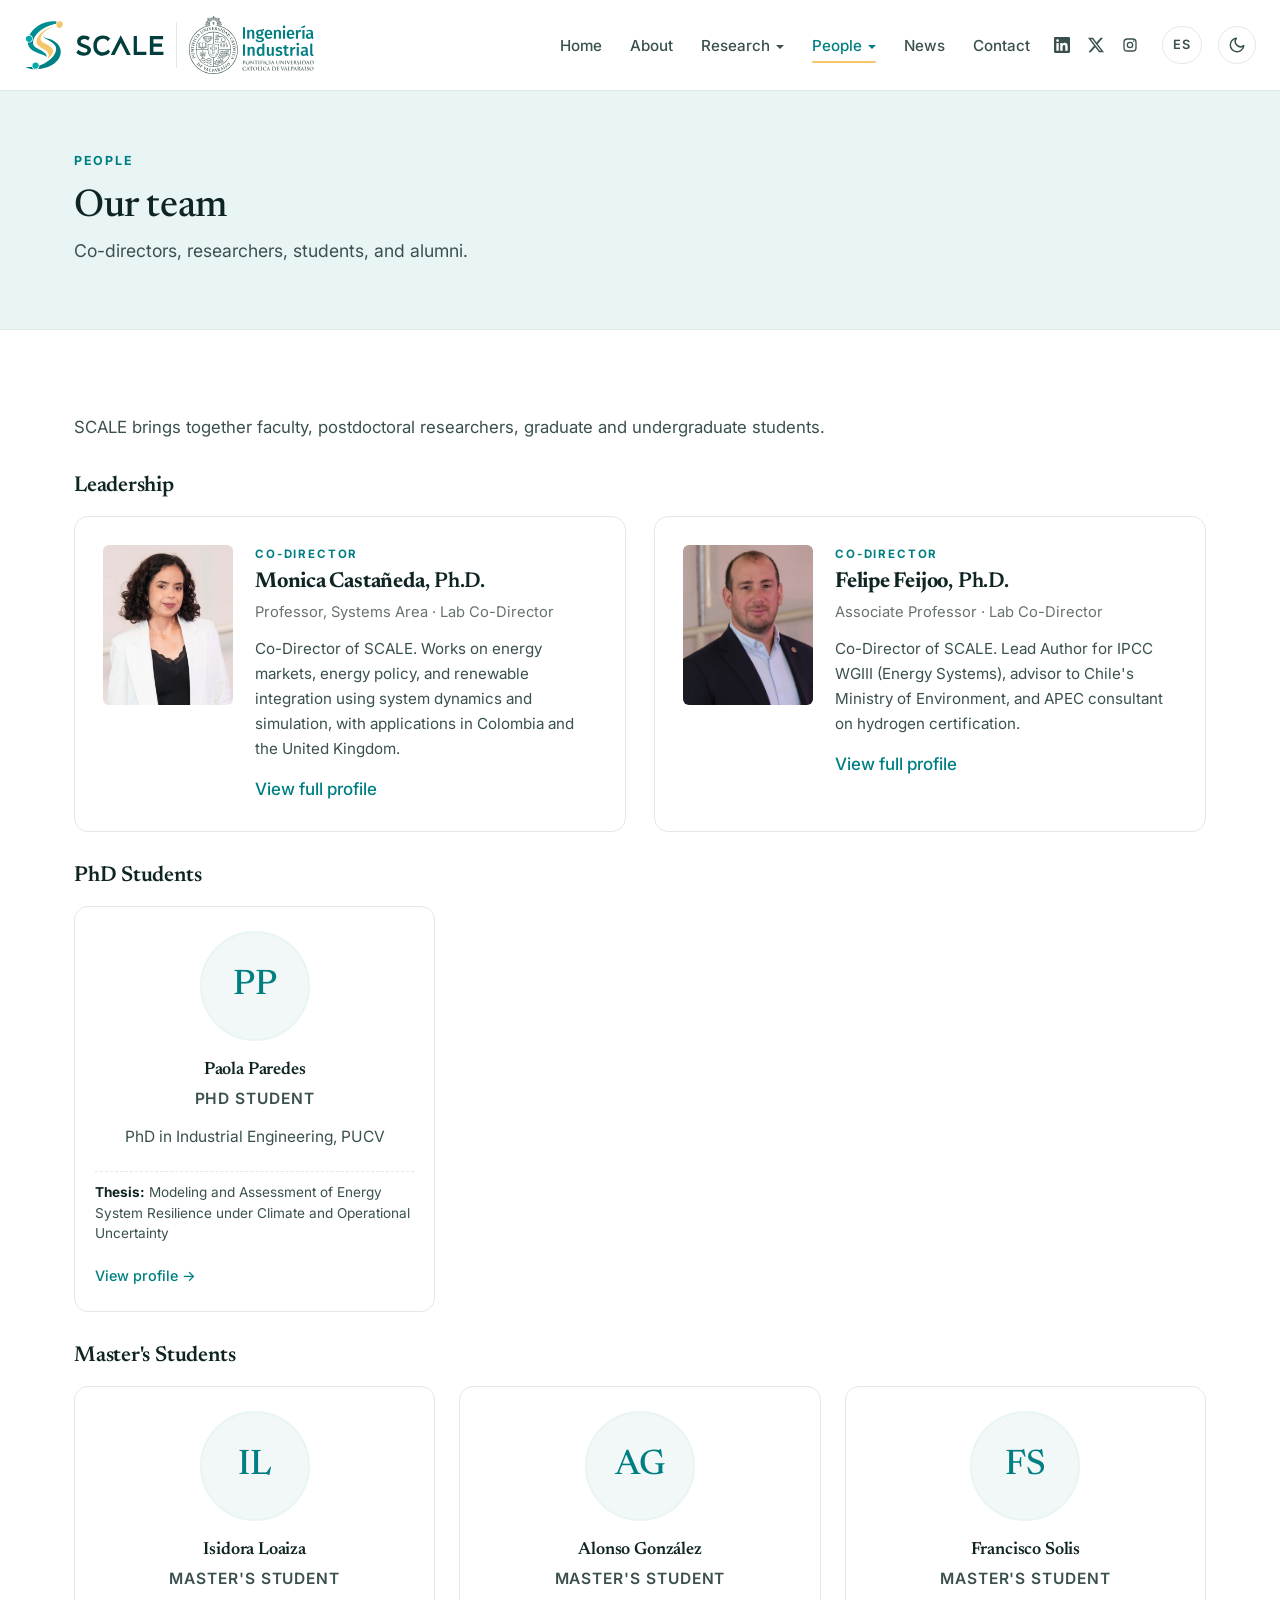
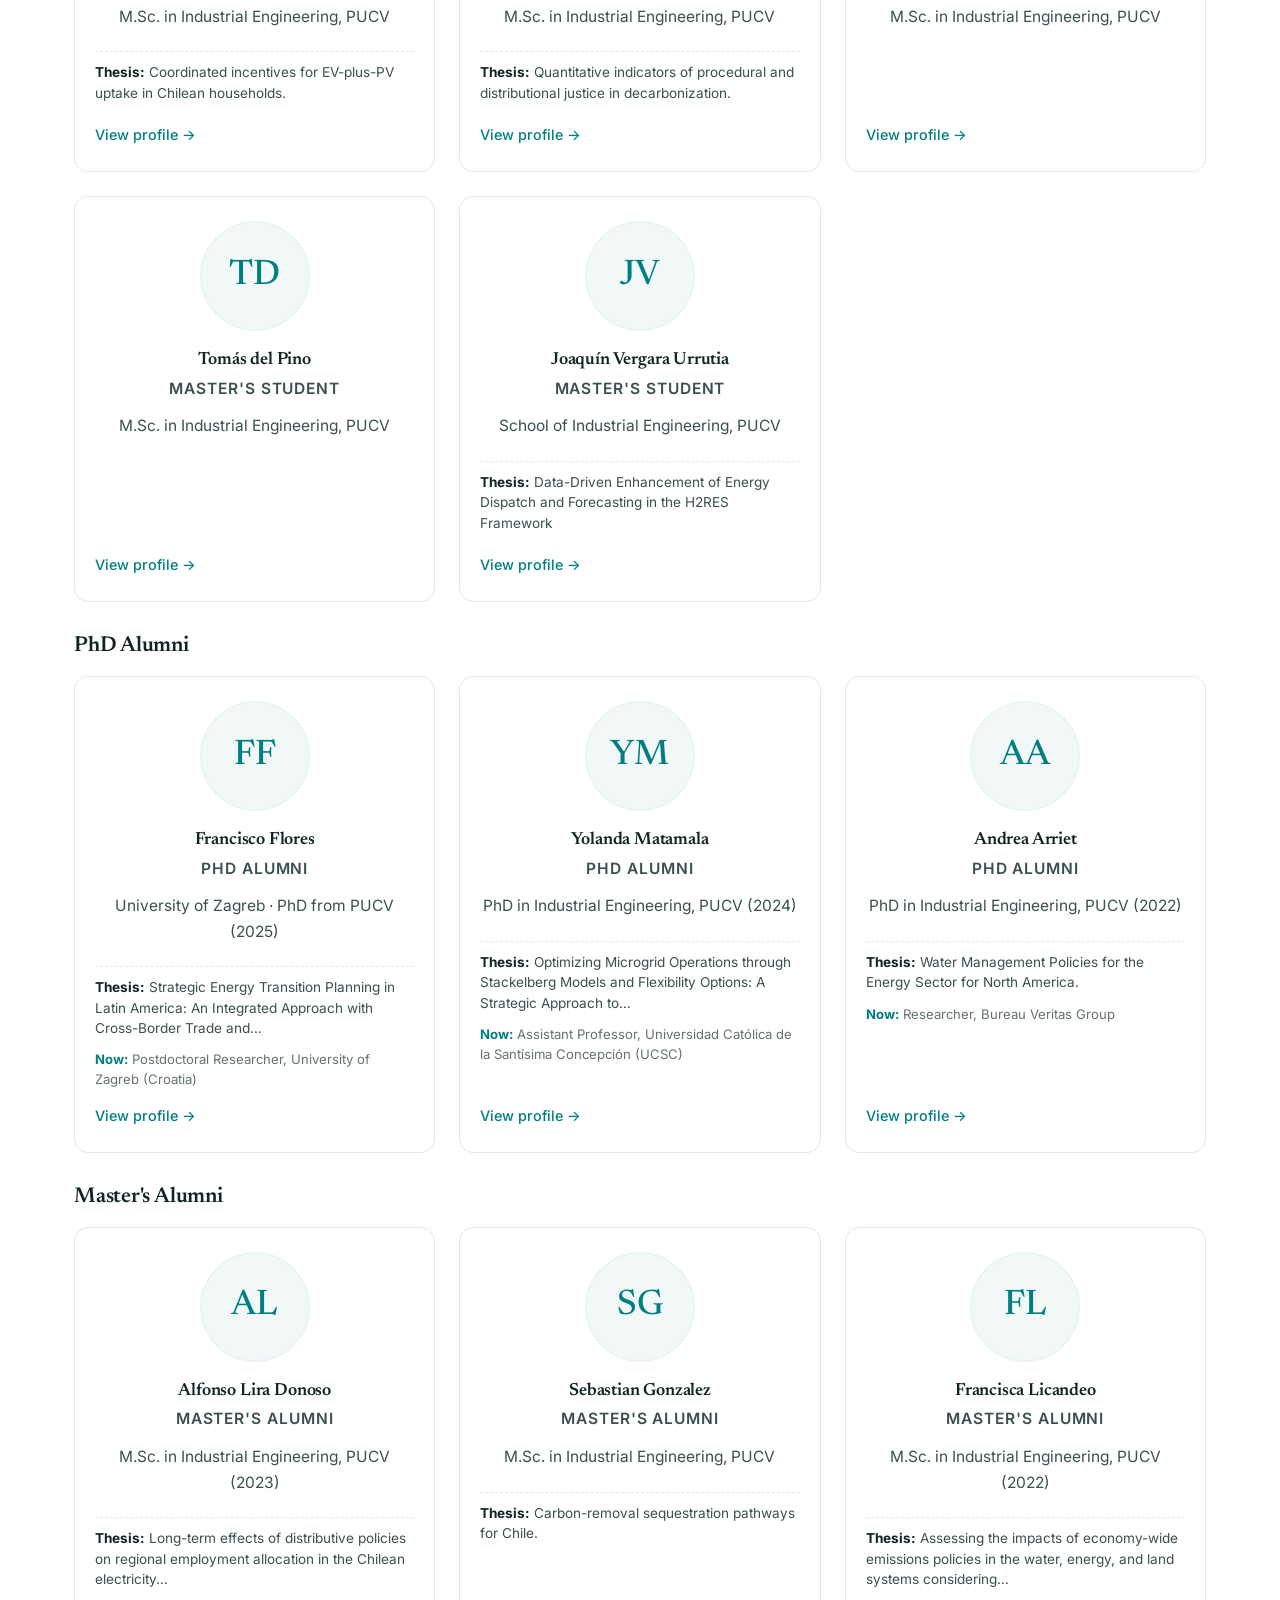
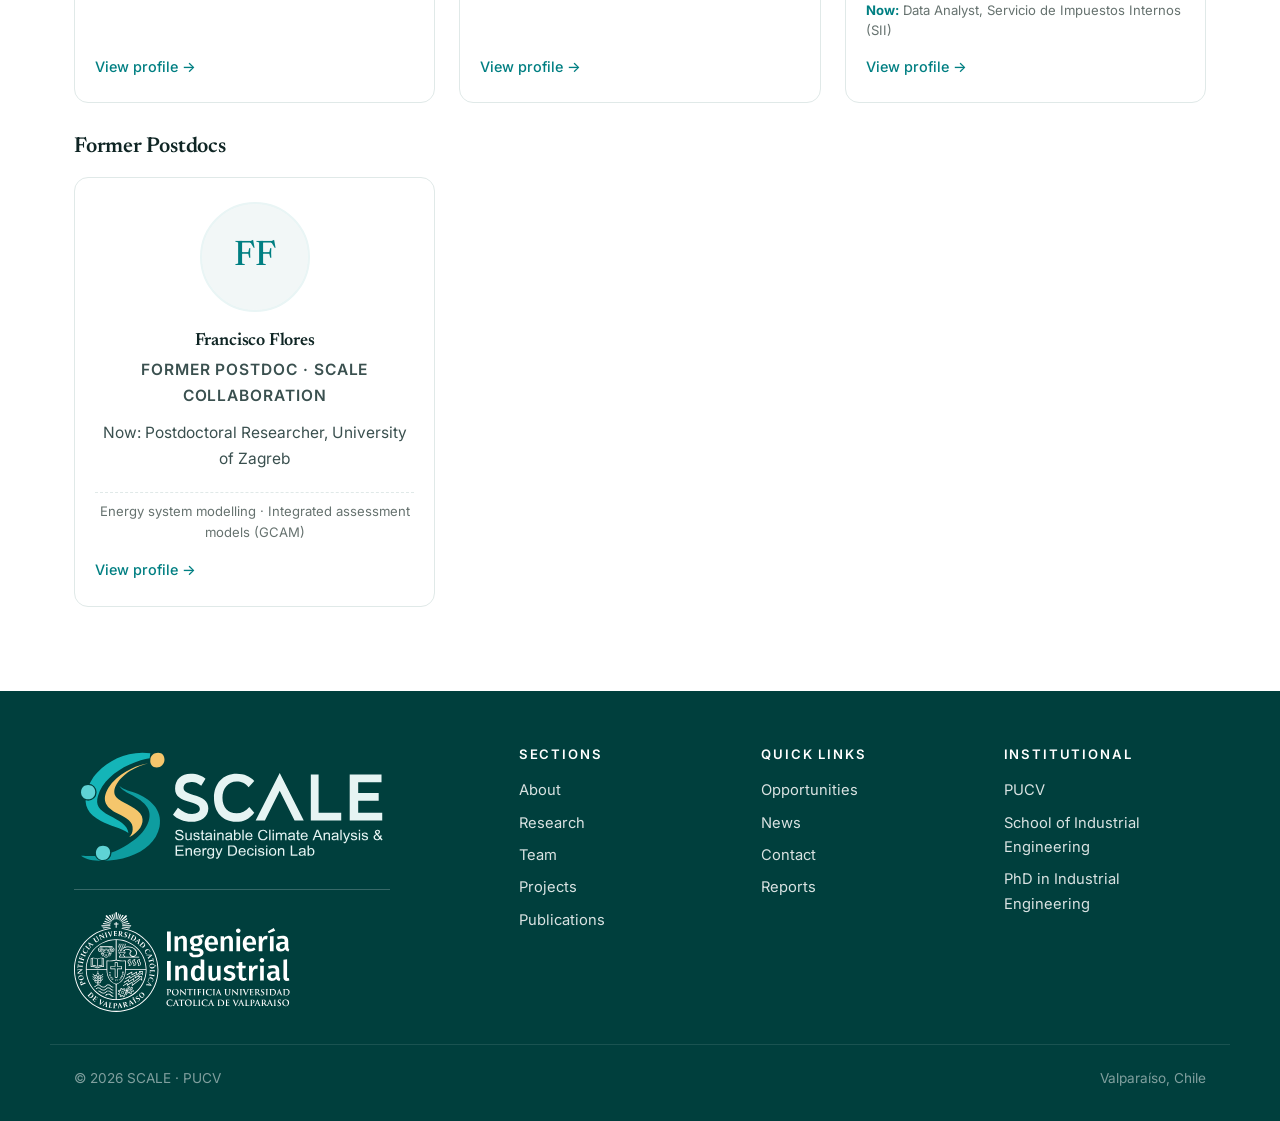
<file: team.html>
<!DOCTYPE html>
<html lang="en">
<head>
  <meta charset="UTF-8" />
  <meta http-equiv="X-UA-Compatible" content="IE=edge" />
  <meta name="viewport" content="width=device-width, initial-scale=1.0" />
  <script>/* Apply the saved or system theme before first paint */(function(){var t;try{t=localStorage.getItem("scale-theme")}catch(e){}if(t!=="light"&&t!=="dark"){t=window.matchMedia&&matchMedia("(prefers-color-scheme: dark)").matches?"dark":"light"}document.documentElement.setAttribute("data-theme",t)})();</script>
  <script>/* Apply the saved language (see i18n.js) */(function(){var l,q=/[?&]lang=(es|en)\b/.exec(location.search);try{if(q)localStorage.setItem("scale-lang",q[1]);l=localStorage.getItem("scale-lang")}catch(e){}if(q)l=q[1];document.documentElement.lang=l==="es"?"es":"en"})();</script>
  <title>Team | SCALE</title>
  <meta name="description" content="SCALE team: co-directors, researchers, students, and alumni." />
  <link rel="icon" type="image/svg+xml" href="assets/images/favicon.svg" />
  <link rel="icon" type="image/png" sizes="32x32" href="assets/images/favicon-32.png" />
  <link rel="apple-touch-icon" href="assets/images/apple-touch-icon.png" />
  <link rel="preconnect" href="https://fonts.googleapis.com" />
  <link rel="preconnect" href="https://fonts.gstatic.com" crossorigin />
  <link href="https://fonts.googleapis.com/css2?family=Newsreader:ital,opsz,wght@0,6..72,400;0,6..72,500;0,6..72,600;1,6..72,400&family=Inter:wght@300;400;500;600;700&family=JetBrains+Mono:wght@400;500&display=swap" rel="stylesheet" />
  <link rel="stylesheet" href="assets/css/style.css?v=20261020j" />
</head>
<body>
<header class="site-header" id="top">
  <nav class="nav" aria-label="Primary">
    <a class="nav-brand" href="./">
      <img class="brand-logo only-light" src="assets/images/logo-mark.svg" alt="" aria-hidden="true" /><img class="brand-logo only-dark" src="assets/images/logo-mark-dark.svg" alt="" aria-hidden="true" />
      <span class="brand-block">
        <span class="brand-name"><img class="brand-wordmark only-light" src="assets/images/wordmark.svg" alt="SCALE" /><img class="brand-wordmark only-dark" src="assets/images/wordmark-dark.svg" alt="SCALE" /></span>
      </span>
      <span class="brand-divider" aria-hidden="true"></span>
      <img class="brand-pucv only-light" src="assets/images/logo-pucv-eii.svg" alt="PUCV · Escuela de Ingeniería Industrial" /><img class="brand-pucv only-dark" src="assets/images/logo-pucv-eii-dark.svg" alt="PUCV · Escuela de Ingeniería Industrial" />
    </a>
    <button class="nav-toggle" id="nav-toggle" aria-expanded="false" aria-controls="nav-menu" aria-label="Open menu">
      <span></span><span></span><span></span>
    </button>
    <ul class="nav-menu" id="nav-menu">
      <li><a href="./">Home</a></li>
      <li><a href="about.html">About</a></li>
      <li class="has-sub"><a href="research.html" aria-haspopup="true">Research<span class="caret" aria-hidden="true"></span></a>
        <ul class="nav-sub">
          <li><a href="research.html">Research areas</a></li>
          <li><a href="projects.html">Projects</a></li>
          <li><a href="publications.html">Publications</a></li>
        </ul>
      </li>
      <li class="has-sub"><a href="team.html" aria-haspopup="true">People<span class="caret" aria-hidden="true"></span></a>
        <ul class="nav-sub">
          <li><a href="team.html">Team</a></li>
          <li><a href="team.html?view=collaborators">Collaborators</a></li>
          <li><a href="team.html?view=visiting">Visiting</a></li>
          <li><a href="opportunities.html">Join us</a></li>
        </ul>
      </li>
      <li><a href="news.html">News</a></li>
      <li><a href="contact.html">Contact</a></li>
    </ul>
  </nav>
</header>
<main>
<section class="detail-hero"><div class="container">
  <p class="profile-eyebrow">People</p>
  <h1 class="profile-name" id="team-title">Our team</h1>
  <p class="profile-title" id="team-sub">Co-directors, researchers, students, and alumni.</p>
</div></section>
<section class="section"><div class="container">
  <p class="section-sub" id="team-intro" style="margin-bottom:24px">
    SCALE brings together faculty, postdoctoral researchers, graduate and
    undergraduate students, and a network of national and international collaborators.
  </p>
  <div id="team"></div>
</div></section>
</main>
<footer class="site-footer">
  <div class="container footer-grid">
    <div class="footer-brand">
      <div class="footer-logos">
        <img class="footer-logo" src="assets/images/logo-dark.svg" alt="SCALE — Sustainable Climate Analysis &amp; Energy Decision Lab" />
        <span class="footer-divider" aria-hidden="true"></span>
        <img class="footer-pucv" src="assets/images/logo-pucv-eii-white.svg" alt="PUCV · Escuela de Ingeniería Industrial" />
      </div>
    </div>
    <div>
      <h3>Sections</h3>
      <ul class="foot-links">
        <li><a href="about.html">About</a></li>
        <li><a href="research.html">Research</a></li>
        <li><a href="team.html">Team</a></li>
        <li><a href="projects.html">Projects</a></li>
        <li><a href="publications.html">Publications</a></li>
      </ul>
    </div>
    <div>
      <h3>Quick links</h3>
      <ul class="foot-links">
        <li><a href="opportunities.html">Opportunities</a></li>
        <li><a href="news.html">News</a></li>
        <li><a href="contact.html">Contact</a></li>
        <li><a href="reports.html">Reports</a></li>
      </ul>
    </div>
    <div>
      <h3>Institutional</h3>
      <ul class="foot-links">
        <li><a href="https://www.pucv.cl/" target="_blank" rel="noopener">PUCV</a></li>
        <li><a href="http://eii.pucv.cl/" target="_blank" rel="noopener">School of Industrial Engineering</a></li>
        <li><a href="https://eii.pucv.cl/estudia-con-nosotros/postgrado/doctorado-en-ingenieria-industrial/" target="_blank" rel="noopener">PhD in Industrial Engineering</a></li>
      </ul>
    </div>
  </div>
  <div class="container foot-bottom">
    <span>© <span id="year"></span> SCALE · PUCV</span>
    <span>Valparaíso, Chile</span>
  </div>
</footer>
<a href="#top" class="to-top" id="to-top" aria-label="Back to top">↑</a>
<script src="assets/js/main.js?v=20261020j"></script>
<script src="assets/js/i18n.js?v=20261020g"></script>
<script src="assets/js/renderers.js?v=20261020g"></script><script>ECSRender.team("#team");</script>
</body></html>
</file>
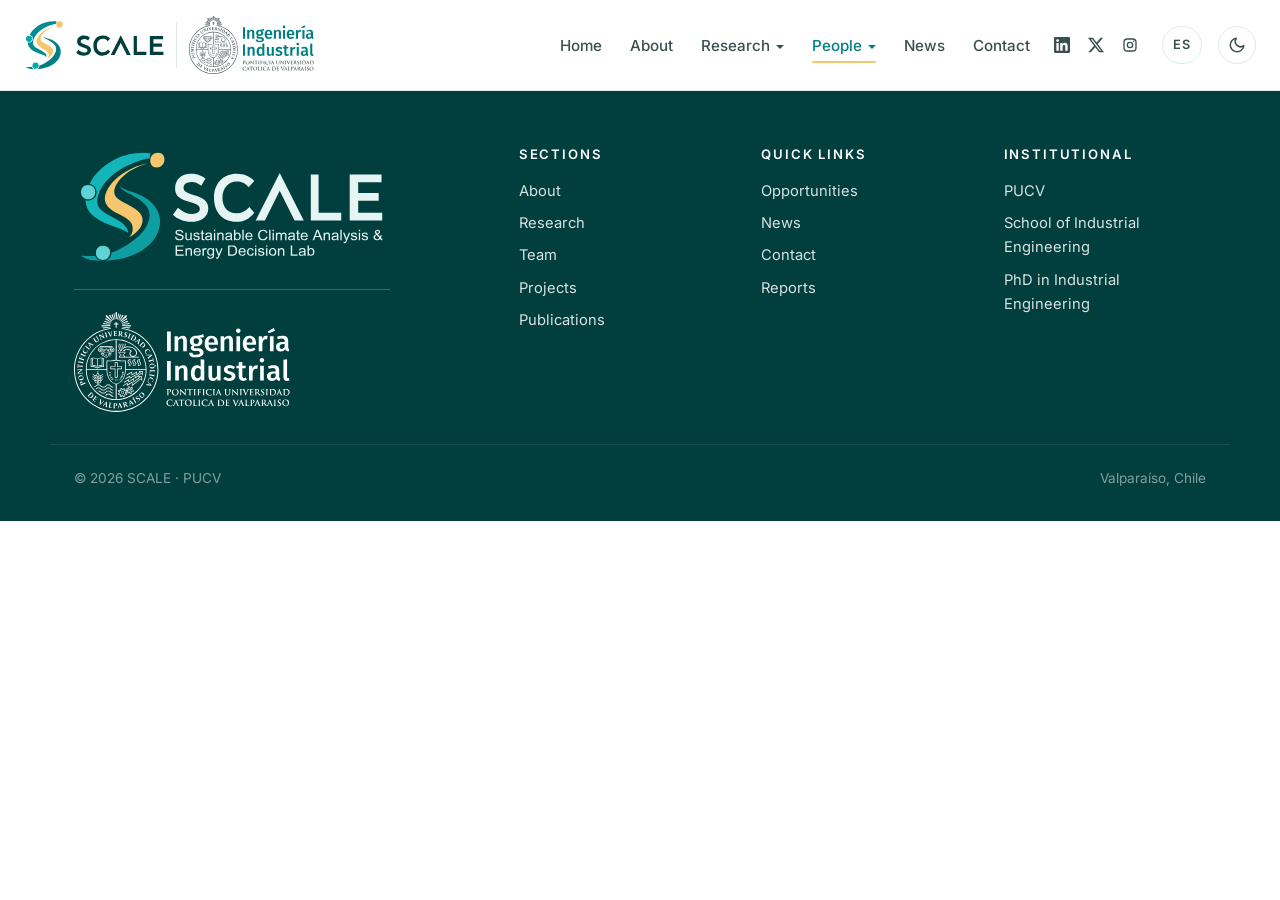
<file: topic.html>
<!DOCTYPE html>
<html lang="en">
<head>
  <meta charset="UTF-8" />
  <meta http-equiv="X-UA-Compatible" content="IE=edge" />
  <meta name="viewport" content="width=device-width, initial-scale=1.0" />
  <script>/* Apply the saved or system theme before first paint */(function(){var t;try{t=localStorage.getItem("scale-theme")}catch(e){}if(t!=="light"&&t!=="dark"){t=window.matchMedia&&matchMedia("(prefers-color-scheme: dark)").matches?"dark":"light"}document.documentElement.setAttribute("data-theme",t)})();</script>
  <script>/* Apply the saved language (see i18n.js) */(function(){var l,q=/[?&]lang=(es|en)\b/.exec(location.search);try{if(q)localStorage.setItem("scale-lang",q[1]);l=localStorage.getItem("scale-lang")}catch(e){}if(q)l=q[1];document.documentElement.lang=l==="es"?"es":"en"})();</script>
  <title>Research topic | SCALE</title>
  <meta name="description" content="Suggested research topic for prospective students." />
  <link rel="icon" type="image/svg+xml" href="assets/images/favicon.svg" />
  <link rel="icon" type="image/png" sizes="32x32" href="assets/images/favicon-32.png" />
  <link rel="apple-touch-icon" href="assets/images/apple-touch-icon.png" />
  <link rel="preconnect" href="https://fonts.googleapis.com" />
  <link rel="preconnect" href="https://fonts.gstatic.com" crossorigin />
  <link href="https://fonts.googleapis.com/css2?family=Newsreader:ital,opsz,wght@0,6..72,400;0,6..72,500;0,6..72,600;1,6..72,400&family=Inter:wght@300;400;500;600;700&family=JetBrains+Mono:wght@400;500&display=swap" rel="stylesheet" />
  <link rel="stylesheet" href="assets/css/style.css?v=20261020j" />
</head>
<body>
<header class="site-header" id="top">
  <nav class="nav" aria-label="Primary">
    <a class="nav-brand" href="./">
      <img class="brand-logo only-light" src="assets/images/logo-mark.svg" alt="" aria-hidden="true" /><img class="brand-logo only-dark" src="assets/images/logo-mark-dark.svg" alt="" aria-hidden="true" />
      <span class="brand-block">
        <span class="brand-name"><img class="brand-wordmark only-light" src="assets/images/wordmark.svg" alt="SCALE" /><img class="brand-wordmark only-dark" src="assets/images/wordmark-dark.svg" alt="SCALE" /></span>
      </span>
      <span class="brand-divider" aria-hidden="true"></span>
      <img class="brand-pucv only-light" src="assets/images/logo-pucv-eii.svg" alt="PUCV · Escuela de Ingeniería Industrial" /><img class="brand-pucv only-dark" src="assets/images/logo-pucv-eii-dark.svg" alt="PUCV · Escuela de Ingeniería Industrial" />
    </a>
    <button class="nav-toggle" id="nav-toggle" aria-expanded="false" aria-controls="nav-menu" aria-label="Open menu">
      <span></span><span></span><span></span>
    </button>
    <ul class="nav-menu" id="nav-menu">
      <li><a href="./">Home</a></li>
      <li><a href="about.html">About</a></li>
      <li class="has-sub"><a href="research.html" aria-haspopup="true">Research<span class="caret" aria-hidden="true"></span></a>
        <ul class="nav-sub">
          <li><a href="research.html">Research areas</a></li>
          <li><a href="projects.html">Projects</a></li>
          <li><a href="publications.html">Publications</a></li>
        </ul>
      </li>
      <li class="has-sub"><a href="team.html" aria-haspopup="true">People<span class="caret" aria-hidden="true"></span></a>
        <ul class="nav-sub">
          <li><a href="team.html">Team</a></li>
          <li><a href="team.html?view=collaborators">Collaborators</a></li>
          <li><a href="team.html?view=visiting">Visiting</a></li>
          <li><a href="opportunities.html">Join us</a></li>
        </ul>
      </li>
      <li><a href="news.html">News</a></li>
      <li><a href="contact.html">Contact</a></li>
    </ul>
  </nav>
</header>
<main>
<div id="topic-root"></div>
</main>
<footer class="site-footer">
  <div class="container footer-grid">
    <div class="footer-brand">
      <div class="footer-logos">
        <img class="footer-logo" src="assets/images/logo-dark.svg" alt="SCALE — Sustainable Climate Analysis &amp; Energy Decision Lab" />
        <span class="footer-divider" aria-hidden="true"></span>
        <img class="footer-pucv" src="assets/images/logo-pucv-eii-white.svg" alt="PUCV · Escuela de Ingeniería Industrial" />
      </div>
    </div>
    <div>
      <h3>Sections</h3>
      <ul class="foot-links">
        <li><a href="about.html">About</a></li>
        <li><a href="research.html">Research</a></li>
        <li><a href="team.html">Team</a></li>
        <li><a href="projects.html">Projects</a></li>
        <li><a href="publications.html">Publications</a></li>
      </ul>
    </div>
    <div>
      <h3>Quick links</h3>
      <ul class="foot-links">
        <li><a href="opportunities.html">Opportunities</a></li>
        <li><a href="news.html">News</a></li>
        <li><a href="contact.html">Contact</a></li>
        <li><a href="reports.html">Reports</a></li>
      </ul>
    </div>
    <div>
      <h3>Institutional</h3>
      <ul class="foot-links">
        <li><a href="https://www.pucv.cl/" target="_blank" rel="noopener">PUCV</a></li>
        <li><a href="http://eii.pucv.cl/" target="_blank" rel="noopener">School of Industrial Engineering</a></li>
        <li><a href="https://eii.pucv.cl/estudia-con-nosotros/postgrado/doctorado-en-ingenieria-industrial/" target="_blank" rel="noopener">PhD in Industrial Engineering</a></li>
      </ul>
    </div>
  </div>
  <div class="container foot-bottom">
    <span>© <span id="year"></span> SCALE · PUCV</span>
    <span>Valparaíso, Chile</span>
  </div>
</footer>
<a href="#top" class="to-top" id="to-top" aria-label="Back to top">↑</a>
<script src="assets/js/main.js?v=20261020j"></script>
<script src="assets/js/i18n.js?v=20261020g"></script>
<script src="assets/js/bibtex.js?v=20261020g"></script>
<script src="assets/js/renderers.js?v=20261020g"></script>
<script>
(function () {
  if (typeof ECSRender === "undefined") {
    document.querySelector("#topic-root").innerHTML = '<p style="color:#c53030;padding:14px;border-left:3px solid #c53030;background:#fff5f5"><strong>renderers.js failed to load.</strong> Hard-refresh with Ctrl+Shift+R or open <a href="diagnose.html">diagnose.html</a>.</p>';
    return;
  }
  try { ECSRender.topicDetail("#topic-root"); }
  catch (e) { console.error("[ECS] render error:", e); document.querySelector("#topic-root").innerHTML = "<p style=\"color:#c53030;padding:14px\">Render error: " + e.message + "</p>"; }
})();
</script>
</body></html>
</file>
<file: assets/css/style.css>
/* =========================================================================
   SCALE — main stylesheet
   Modern · minimalist · academic. Palette taken from the SCALE logo:
   deep teal ink, turquoise ribbons and a gold accent. No frameworks;
   vanilla CSS only.
   ========================================================================= */

:root {
  /* Brand palette — pulled from the SCALE logo */
  --brand:        #007F82;     /* turquoise (lower ribbon) — links, buttons */
  --brand-700:    #005E61;     /* hover / dark */
  --brand-900:    #003F3D;     /* deep teal from the wordmark — footer, ink */
  --brand-bright: #00AAAE;     /* light turquoise (nodes) — decorative only */
  --brand-50:     #E9F5F5;     /* tinted backgrounds */
  --brand-100:    #CDE9E9;
  --gold:         #F5C66C;     /* gold ribbon — decorative accents */
  --accent:       #00686B;     /* secondary teal for tags / pills */
  --accent-amber: #8C6214;     /* darkened gold, readable as text on white */

  /* Neutrals (slightly teal-tinted) */
  --ink:          #0F2524;     /* body copy */
  --ink-soft:     #3A504F;     /* secondary copy */
  --ink-muted:    #66726F;
  --line:         #E0E9E8;
  --bg:           #FFFFFF;
  --bg-alt:       #F8FBFB;
  --bg-tint:      #F2F7F7;

  /* Surfaces that need their own value in dark mode */
  --on-brand:     #FFFFFF;     /* text on brand-coloured buttons */
  --header-bg:    rgba(255,255,255,0.96);
  --footer-bg:    var(--brand-900);
  --code-bg:      #0F2524;
  --code-ink:     #E1ECEB;
  --status-active: #0E6B45;

  /* Typography */
  --serif: "Newsreader", Georgia, "Times New Roman", serif;
  --sans:  "Inter", -apple-system, BlinkMacSystemFont, "Segoe UI", Roboto, Oxygen, Cantarell, sans-serif;
  --mono:  "JetBrains Mono", ui-monospace, SFMono-Regular, Menlo, monospace;

  /* Layout */
  --container: 1180px;
  --container-narrow: 880px;
  --radius: 6px;
  --radius-lg: 14px;
  --shadow-sm: 0 1px 2px rgba(15, 37, 36, 0.04), 0 1px 3px rgba(15, 37, 36, 0.06);
  --shadow:    0 4px 14px rgba(15, 37, 36, 0.06), 0 1px 3px rgba(15, 37, 36, 0.04);
}

/* Dark theme. The inline script in each page's <head> sets data-theme on
   <html> from the visitor's saved choice or their system preference. */
:root[data-theme="dark"] {
  color-scheme: dark;
  --brand:        #3CC2C5;
  --brand-700:    #7BD9DB;
  --brand-50:     #12302F;
  --brand-100:    #1C4443;
  --accent:       #5FD3D5;
  --accent-amber: #F5C66C;

  --ink:          #E3EEED;
  --ink-soft:     #B4C6C4;
  --ink-muted:    #8DA19F;
  --line:         #233A39;
  --bg:           #0E1A1A;
  --bg-alt:       #112120;
  --bg-tint:      #172A29;

  --on-brand:     #062625;
  --header-bg:    rgba(14,26,26,0.94);
  --footer-bg:    #072423;
  --code-bg:      #071312;
  --code-ink:     #D5E6E4;
  --status-active: #5FD39A;

  --shadow-sm: 0 1px 2px rgba(0,0,0,0.30), 0 1px 3px rgba(0,0,0,0.25);
  --shadow:    0 4px 14px rgba(0,0,0,0.35), 0 1px 3px rgba(0,0,0,0.25);
}
:root { color-scheme: light; }

/* Dark-mode tweaks for a few decorative surfaces. */
:root[data-theme="dark"] .self { background: linear-gradient(transparent 62%, rgba(60,194,197,0.22) 62%); }
:root[data-theme="dark"] .hero-art-circle { background: radial-gradient(circle at 35% 30%, rgba(20,181,184,0.16), transparent 62%); }
:root[data-theme="dark"] .hero-art-circle::before,
:root[data-theme="dark"] .hero-art-circle::after { border-color: rgba(60,194,197,0.22); }

/* Logo artwork: each image exists in a light and a dark version. */
.only-dark { display: none !important; }
:root[data-theme="dark"] .only-light { display: none !important; }
:root[data-theme="dark"] .only-dark  { display: block !important; }

/* =========================================================================
   Reset & base
   ========================================================================= */
* { box-sizing: border-box; }
html { -webkit-text-size-adjust: 100%; scroll-behavior: smooth; }
body {
  margin: 0;
  background: var(--bg);
  color: var(--ink);
  font-family: var(--sans);
  font-size: 17px;
  line-height: 1.65;
  -webkit-font-smoothing: antialiased;
  text-rendering: optimizeLegibility;
}
img { max-width: 100%; display: block; }
a { color: var(--brand); text-decoration: none; transition: color 0.15s ease; }
a:hover { color: var(--brand-700); text-decoration: underline; text-underline-offset: 3px; }
button { font: inherit; cursor: pointer; }
code, pre { font-family: var(--mono); font-size: 0.92em; }
code { background: var(--bg-tint); padding: 0.1em 0.4em; border-radius: 3px; }

h1, h2, h3, h4, h5 {
  font-family: var(--serif);
  font-weight: 500;
  letter-spacing: -0.01em;
  color: var(--ink);
  line-height: 1.2;
  margin: 0 0 0.5em;
}
h1 { font-size: clamp(2.2rem, 4.2vw + 0.5rem, 3.6rem); font-weight: 500; }
h2 { font-size: clamp(1.7rem, 2vw + 0.7rem, 2.3rem); }
h3 { font-size: clamp(1.25rem, 0.7vw + 1rem, 1.5rem); font-weight: 600; }
h4 { font-size: 1.1rem; font-weight: 600; }
p { margin: 0 0 1em; }

.container { max-width: var(--container); margin: 0 auto; padding: 0 24px; }
.container-narrow { max-width: var(--container-narrow); margin: 0 auto; padding: 0 24px; }

/* In-prose bold for the lab leadership names. The JS adds <strong class="lead-name"> too. */
.lead-name, strong.lead-name { font-weight: 700; color: var(--ink); }

/* =========================================================================
   Site header / nav
   ========================================================================= */
.site-header {
  position: sticky; top: 0; z-index: 60;
  background: var(--header-bg);
  backdrop-filter: saturate(140%) blur(8px);
  -webkit-backdrop-filter: saturate(140%) blur(8px);
  border-bottom: 1px solid var(--line);
}
.nav {
  display: flex; align-items: center; justify-content: space-between;
  gap: 16px; padding: 16px 24px;
}
.nav-brand {
  display: flex; align-items: center; gap: 12px;
  color: var(--ink); text-decoration: none;
}
.nav-brand:hover { text-decoration: none; color: var(--brand); }
.brand-logo { width: 40px; height: 50px; flex: 0 0 40px; }
.brand-block { display: flex; flex-direction: column; line-height: 1.15; }
.brand-name {
  font-family: var(--sans); font-weight: 700;
  font-size: 1.15rem; letter-spacing: 0.12em; color: var(--brand-900);
}
.brand-wordmark { display: block; height: 21px; width: auto; margin: 2px 0; }
/* PUCV · Escuela de Ingeniería Industrial logo, set off by a thin rule */
.brand-divider { width: 1px; height: 46px; background: var(--line); flex: 0 0 1px; }
.brand-pucv { height: 58px; width: auto; flex: 0 0 auto; }
/* Phones: shrink the brand row so both logos fit beside the toggles */
@media (max-width: 520px) {
  .nav { gap: 8px; padding: 12px 16px; }
  .nav-brand { gap: 8px; }
  .brand-logo { width: 26px; height: 32px; flex-basis: 26px; }
  .brand-wordmark { height: 13px; }
  .brand-pucv { height: 30px; }
  .brand-divider { height: 24px; }
}
@media (max-width: 359px) {
  .brand-name { display: none; }
}

.nav-menu {
  order: 2;
  display: flex; gap: 28px; list-style: none; margin: 0 0 0 auto; padding: 0;
}
.nav-menu a {
  color: var(--ink-soft); font-weight: 500; font-size: 0.95rem;
  padding: 6px 0; position: relative;
  text-decoration: none;
}
.nav-menu a:hover { color: var(--brand); }
.nav-menu a.is-active { color: var(--brand); }
.nav-menu a.is-active::after {
  content: ""; position: absolute; left: 0; right: 0; bottom: -2px;
  height: 2px; background: var(--gold); border-radius: 2px;
}
/* "People" dropdown (Team / Collaborators / Visiting) */
.nav-menu .has-sub { position: relative; }
.nav-menu .caret {
  display: inline-block; margin-left: 6px; vertical-align: 2px;
  border: 4px solid transparent; border-top-color: currentColor; border-bottom: 0;
}
.nav-sub {
  position: absolute; top: calc(100% + 10px); left: -16px; z-index: 60;
  min-width: 180px; margin: 0; padding: 8px 0; list-style: none;
  background: var(--bg); border: 1px solid var(--line); border-radius: 8px;
  box-shadow: var(--shadow-sm);
  opacity: 0; visibility: hidden; transform: translateY(4px);
  transition: opacity 0.15s ease, transform 0.15s ease, visibility 0.15s;
}
.nav-sub::before {
  content: ""; position: absolute; left: 0; right: 0; top: -12px; height: 12px;
}
.has-sub:hover > .nav-sub,
.has-sub:focus-within > .nav-sub { opacity: 1; visibility: visible; transform: none; }
.nav-menu .nav-sub a { display: block; padding: 8px 16px; white-space: nowrap; }
.nav-menu .nav-sub a.is-active::after { display: none; }

/* Social icons (built by main.js) */
.nav-social { order: 3; display: flex; gap: 2px; }
.nav-social a, .nav-social-mobile a {
  display: grid; place-items: center; width: 32px; height: 32px; border-radius: 50%;
  color: var(--ink-soft); text-decoration: none;
  transition: color 0.15s ease, background 0.15s ease;
}
.nav-social a:hover, .nav-social-mobile a:hover { color: var(--brand); background: var(--brand-50); }
.nav-social svg, .nav-social-mobile svg { width: 16px; height: 16px; }
.nav-menu .nav-social-item { display: none; }

.lang-toggle {
  order: 3;
  height: 38px; min-width: 38px; padding: 0 10px; flex: 0 0 auto;
  background: transparent; color: var(--ink-soft);
  border: 1px solid var(--line); border-radius: 19px;
  font: 600 0.8rem/1 var(--sans); letter-spacing: 0.06em;
  transition: color 0.15s ease, border-color 0.15s ease;
}
.lang-toggle:hover { color: var(--brand); border-color: var(--brand); }
.theme-toggle {
  order: 3;
  width: 38px; height: 38px; flex: 0 0 38px;
  display: grid; place-items: center; padding: 0;
  background: transparent; color: var(--ink-soft);
  border: 1px solid var(--line); border-radius: 50%;
  transition: color 0.15s ease, border-color 0.15s ease, background 0.15s ease;
}
.theme-toggle:hover { color: var(--brand); border-color: var(--brand); }
.theme-toggle svg { width: 18px; height: 18px; }
.theme-toggle .icon-sun { display: none; }
:root[data-theme="dark"] .theme-toggle .icon-sun  { display: block; }
:root[data-theme="dark"] .theme-toggle .icon-moon { display: none; }

.nav-toggle {
  display: none; width: 38px; height: 38px;
  background: transparent; border: 1px solid var(--line); border-radius: 6px;
  padding: 0; align-items: center; justify-content: center;
}
.nav-toggle span {
  display: block; width: 18px; height: 2px; background: var(--ink); margin: 2px 0;
}

@media (max-width: 1180px) {  /* nav: hamburger below this width */
  .nav-toggle { display: flex; flex-direction: column; order: 1; }
  .nav-social { display: none; }
  .nav-menu .nav-social-item { display: block; }
  .nav-social-mobile { display: flex; gap: 6px; padding: 10px 18px; }
  .nav-menu .nav-social-mobile a { display: grid; padding: 0; }
  .lang-toggle { order: 0; margin-left: auto; }
  .theme-toggle { order: 0; }
  .nav-menu {
    position: absolute; top: 100%; left: 0; right: 0;
    flex-direction: column; gap: 0; padding: 8px 0;
    background: var(--bg); border-bottom: 1px solid var(--line);
    box-shadow: var(--shadow-sm);
    transform: translateY(-12px); opacity: 0; pointer-events: none;
    transition: opacity 0.15s ease, transform 0.15s ease;
  }
  .nav-menu.open { opacity: 1; transform: translateY(0); pointer-events: auto; }
  .nav-menu li { border-top: 1px solid var(--line); }
  .nav-menu a { display: block; padding: 14px 24px; }
  .nav-sub {
    position: static; min-width: 0; padding: 0;
    background: transparent; border: 0; border-radius: 0; box-shadow: none;
    opacity: 1; visibility: visible; transform: none;
  }
  .nav-sub::before { display: none; }
  .nav-menu .nav-sub a { padding: 12px 24px 12px 44px; }
}

/* =========================================================================
   Hero
   ========================================================================= */
.hero {
  position: relative;
  padding: 88px 0 72px;
  overflow: hidden;
  background:
    linear-gradient(180deg, var(--brand-50) 0%, transparent 80%),
    radial-gradient(1200px 500px at 90% -10%, rgba(0, 127, 130, 0.10), transparent 70%);
}
.hero-grid {
  display: grid;
  grid-template-columns: minmax(0, 1.4fr) minmax(0, 1fr);
  gap: 60px; align-items: center;
}
.hero-eyebrow {
  display: inline-flex; align-items: center; gap: 8px;
  font-size: 0.78rem; letter-spacing: 0.14em; text-transform: uppercase;
  color: var(--brand); font-weight: 600;
  background: rgba(0,127,130,0.07); padding: 6px 12px; border-radius: 999px;
  margin-bottom: 22px;
}
.hero-eyebrow::before {
  content: ""; width: 6px; height: 6px; border-radius: 50%; background: var(--gold);
}
.hero h1 {
  font-size: clamp(2.4rem, 4.8vw, 3.8rem);
  letter-spacing: -0.02em; margin: 0 0 16px;
}
.hero-wordmark { display: block; height: 0.82em; width: auto; margin-bottom: 4px; }
.hero h1 .lab-mark {
  color: var(--brand); display: block;
  font-size: 0.46em; line-height: 1.25; letter-spacing: -0.005em; margin-top: 10px;
}
.hero-lede {
  font-size: 1.18rem; color: var(--ink-soft); margin-bottom: 28px;
  max-width: 56ch;
}
.hero-actions { display: flex; flex-wrap: wrap; gap: 12px; }
.hero-art {
  display: flex; align-items: center; justify-content: center;
  position: relative;
}
.hero-art-circle {
  width: min(420px, 100%); aspect-ratio: 1; border-radius: 50%;
  background: radial-gradient(circle at 35% 30%, rgba(245,198,108,0.22), transparent 60%);
  display: grid; place-items: center;
  position: relative;
}
.hero-art-circle::before, .hero-art-circle::after {
  content: ""; position: absolute; inset: 0; border-radius: 50%;
  border: 1px solid rgba(0,127,130,0.18);
}
.hero-art-circle::after { inset: -28px; border-style: dashed; opacity: 0.6; }
.hero-art-logo { width: 62%; height: 62%; object-fit: contain; }

@media (max-width: 880px) {
  .hero { padding: 56px 0 48px; }
  .hero-grid { grid-template-columns: 1fr; gap: 36px; }
  .hero-art-circle { width: min(280px, 80%); }
}

/* =========================================================================
   Buttons
   ========================================================================= */
.btn {
  display: inline-flex; align-items: center; gap: 8px;
  padding: 11px 20px; border-radius: var(--radius);
  background: transparent; color: var(--brand);
  border: 1px solid var(--brand); font-weight: 500; font-size: 0.95rem;
  text-decoration: none;
  transition: background 0.15s ease, color 0.15s ease, transform 0.15s ease;
}
.btn:hover { background: var(--brand); color: var(--on-brand); text-decoration: none; }
.btn-primary { background: var(--brand); color: var(--on-brand); }
.btn-primary:hover { background: var(--brand-700); color: var(--on-brand); }
.btn-ghost { border-color: var(--line); color: var(--ink-soft); }
.btn-ghost:hover { background: var(--bg-tint); color: var(--ink); border-color: var(--ink-soft); }
.btn-sm { padding: 8px 14px; font-size: 0.88rem; }

/* =========================================================================
   Sections
   ========================================================================= */
.section { padding: 84px 0; }
.section-alt { background: var(--bg-alt); }
.section-tint { background: var(--brand-50); }
.section-head { margin-bottom: 40px; max-width: 760px; }
.section-eyebrow {
  font-size: 0.76rem; letter-spacing: 0.16em; text-transform: uppercase;
  color: var(--brand); font-weight: 600; margin: 0 0 12px;
}
.section-title {
  margin: 0 0 14px; font-size: clamp(1.8rem, 2vw + 0.9rem, 2.5rem);
}
.section-sub { color: var(--ink-soft); font-size: 1.05rem; max-width: 70ch; }
.sub-title {
  font-family: var(--serif); font-weight: 600; font-size: 1.35rem;
  margin: 32px 0 16px; color: var(--ink);
}

@media (max-width: 700px) {
  .section { padding: 60px 0; }
}

/* =========================================================================
   Stats strip
   ========================================================================= */
.stats {
  display: grid; grid-auto-flow: column; grid-auto-columns: 1fr;
  gap: 0; border-top: 1px solid var(--line); border-bottom: 1px solid var(--line);
  background: var(--bg);
}
.stat {
  padding: 28px 20px; text-align: center; border-right: 1px solid var(--line);
}
.stat:last-child { border-right: none; }
.stat-value {
  font-family: var(--serif); font-size: 2.2rem; font-weight: 600;
  color: var(--brand); line-height: 1;
}
.stat-label {
  margin-top: 8px; font-size: 0.82rem; color: var(--ink-muted);
  letter-spacing: 0.04em; text-transform: uppercase;
}
@media (max-width: 700px) {
  .stats { grid-template-columns: repeat(2, 1fr); grid-auto-flow: row; }
  .stat:nth-child(2n) { border-right: none; }
  .stat:not(:nth-last-child(-n+2)) { border-bottom: 1px solid var(--line); }
}

/* =========================================================================
   Cards (research areas, projects, members)
   ========================================================================= */
.cards {
  display: grid; grid-template-columns: repeat(auto-fit, minmax(280px, 1fr));
  gap: 24px;
}
.team-section .cards { grid-template-columns: repeat(auto-fill, minmax(280px, 1fr)); }
.cards.cols-3 { grid-template-columns: repeat(3, 1fr); }
.cards.cols-2 { grid-template-columns: repeat(2, 1fr); }
@media (max-width: 900px) { .cards.cols-3, .cards.cols-2 { grid-template-columns: 1fr; } }

.card {
  background: var(--bg);
  border: 1px solid var(--line);
  border-radius: var(--radius-lg);
  padding: 26px;
  transition: transform 0.18s ease, box-shadow 0.18s ease, border-color 0.18s ease;
  display: flex; flex-direction: column;
  position: relative; overflow: hidden;
}
.card:hover { box-shadow: var(--shadow); transform: translateY(-2px); border-color: var(--brand-100); }
.card a { color: inherit; }
.card a:hover { text-decoration: none; color: var(--brand); }

.card h4 {
  font-family: var(--serif); font-size: 1.25rem; font-weight: 600;
  margin: 6px 0 10px; line-height: 1.3;
}
.card p { color: var(--ink-soft); font-size: 0.97rem; margin: 0 0 12px; }

.card-meta { display: flex; align-items: center; gap: 10px; flex-wrap: wrap; }
.tag {
  display: inline-flex; align-items: center;
  font-size: 0.72rem; font-weight: 600; letter-spacing: 0.06em; text-transform: uppercase;
  color: var(--brand); background: var(--brand-50);
  padding: 4px 10px; border-radius: 999px;
}
.tag.tag-accent { color: var(--accent); background: rgba(0, 104, 107, 0.10); }
.tag.tag-amber  { color: var(--accent-amber); background: rgba(245, 198, 108, 0.24); }
.tag.tag-neutral { color: var(--ink-muted); background: var(--bg-tint); }

.status {
  font-size: 0.72rem; font-weight: 600; padding: 3px 10px; border-radius: 999px;
  letter-spacing: 0.05em; text-transform: uppercase;
}
.status-active   { color: var(--status-active); background: rgba(14, 107, 69, 0.10); }
.status-done     { color: var(--ink-muted); background: var(--bg-tint); }
.status-review   { color: var(--accent-amber); background: rgba(245, 198, 108, 0.24); }
.status-example  { color: #6B5B95; background: rgba(107, 91, 149, 0.10); }

.pill {
  display: inline-flex; align-items: center;
  font-size: 0.72rem; font-weight: 600;
  padding: 3px 8px; border-radius: 4px;
  background: var(--bg-tint); color: var(--ink-muted);
  border: 1px solid var(--line);
}
.pill.deg-phd { color: var(--brand); background: var(--brand-50); border-color: var(--brand-100); }
.pill.deg-msc { color: var(--accent); background: rgba(0, 104, 107, 0.08); border-color: rgba(0, 104, 107, 0.20); }

.card .card-foot {
  margin-top: auto; padding-top: 14px;
  display: flex; gap: 14px; align-items: center;
}
.card .readmore {
  display: inline-flex; align-items: center; gap: 4px;
  color: var(--brand); font-weight: 500; font-size: 0.9rem;
  text-decoration: none;
}
.card .readmore:hover { color: var(--brand-700); }
.card .readmore::after { content: "→"; transition: transform 0.15s ease; }
.card:hover .readmore::after { transform: translateX(3px); }

/* Research-area cards: a small accent stripe at the top */
.area-card { border-top: 3px solid var(--brand); padding-top: 22px; }
.area-card .area-count {
  font-size: 0.85rem; color: var(--ink-muted); margin-bottom: 8px;
}

/* Project cards */
.project-card .card-head-top {
  display: flex; justify-content: space-between; align-items: flex-start;
  gap: 12px; margin-bottom: 8px;
}
.project-card .card-src { font-size: 0.85rem; color: var(--ink-muted); margin: 0 0 8px; }
.project-card .card-tagline {
  font-size: 0.97rem; color: var(--ink); font-weight: 500;
  margin: 0 0 10px; line-height: 1.45;
}
.project-card .card-abstract {
  font-size: 0.9rem; color: var(--ink-soft); margin: 0 0 8px;
  line-height: 1.55;
}
.project-card .card-team-count {
  font-size: 0.82rem; color: var(--ink-muted);
  margin: 8px 0 0; padding-top: 8px;
  border-top: 1px dashed var(--line);
}
.project-card .card-team-count strong { color: var(--brand); }

/* Research-area cards */
.area-card .area-tagline {
  font-size: 0.97rem; color: var(--ink); font-weight: 500;
  margin: 0 0 10px; line-height: 1.45;
}
.area-card .area-desc {
  font-size: 0.9rem; color: var(--ink-soft); margin: 0 0 12px;
  line-height: 1.55;
}
.area-card .area-methods {
  margin: 8px 0 4px; padding-top: 10px;
  border-top: 1px dashed var(--line);
  font-size: 0.82rem;
}
.area-card .area-methods-label {
  display: block; color: var(--ink-muted); font-weight: 600;
  letter-spacing: 0.04em; text-transform: uppercase;
  font-size: 0.72rem; margin-bottom: 6px;
}

/* Member cards — extra fields for students/alumni */
.member-card .member-thesis {
  font-size: 0.85rem; color: var(--ink-soft);
  margin: 10px 0 6px; line-height: 1.5;
  padding-top: 10px; border-top: 1px dashed var(--line);
  text-align: left;
}
.member-card .member-thesis strong { color: var(--ink); }
.member-card .member-now {
  font-size: 0.82rem; color: var(--ink-muted);
  margin: 6px 0 0; line-height: 1.5; text-align: left;
}
.member-card .member-now strong { color: var(--brand); }
.member-card .member-topics {
  font-size: 0.82rem; color: var(--ink-muted);
  margin: 8px 0 0; padding-top: 8px;
  border-top: 1px dashed var(--line);
}

/* Member cards */
.member-card { text-align: center; padding: 24px 20px; }
.member-photo {
  width: 110px; height: 110px; border-radius: 50%; object-fit: cover;
  margin: 0 auto 14px; background: var(--bg-tint);
  border: 2px solid var(--brand-50);
}
.member-photo-fallback {
  display: grid; place-items: center; color: var(--brand);
  font-family: var(--serif); font-size: 2.2rem; font-weight: 500;
}
.member-card h4 { margin: 4px 0 4px; font-size: 1.1rem; }
.member-role {
  font-size: 0.78rem; letter-spacing: 0.06em; text-transform: uppercase;
  color: var(--ink-muted); font-weight: 600;
}
.member-affil { font-size: 0.88rem; color: var(--ink-soft); margin-top: 8px; }

/* Compact cards (Collaborators / Visiting views) */
.team-section .cards.cards-compact {
  grid-template-columns: repeat(auto-fill, minmax(200px, 1fr)); gap: 16px;
}
.cards-compact .member-card { padding: 16px 14px; }
.cards-compact .member-photo { width: 64px; height: 64px; margin-bottom: 10px; }
.cards-compact .member-photo-fallback { font-size: 1.4rem; }
.cards-compact .member-card h4 { font-size: 0.98rem; }
.cards-compact .member-role { font-size: 0.7rem; }
.cards-compact .member-affil { font-size: 0.8rem; margin-top: 6px; }
.cards-compact .member-card .member-topics { font-size: 0.76rem; }
.cards-compact .card-foot { padding-top: 10px; }
.cards-compact .readmore { font-size: 0.82rem; }

/* =========================================================================
   Leadership block (home)
   ========================================================================= */
.leadership {
  display: grid; grid-template-columns: repeat(2, 1fr); gap: 28px;
}
@media (max-width: 800px) { .leadership { grid-template-columns: 1fr; } }
.leader {
  display: grid; grid-template-columns: 130px 1fr; gap: 22px;
  padding: 28px; border: 1px solid var(--line); border-radius: var(--radius-lg);
  background: var(--bg);
}
.leader-photo {
  width: 130px; height: 160px; border-radius: var(--radius);
  object-fit: cover; background: var(--bg-tint);
}
.leader-photo-fallback {
  display: grid; place-items: center;
  font-family: var(--serif); color: var(--brand);
  font-size: 2.6rem; font-weight: 500;
}
.leader-role {
  font-size: 0.72rem; letter-spacing: 0.16em; text-transform: uppercase;
  color: var(--brand); font-weight: 700; margin: 0 0 6px;
}
.leader-name { font-size: 1.35rem; font-family: var(--serif); font-weight: 600; margin: 0 0 4px; }
.leader-title { font-size: 0.92rem; color: var(--ink-muted); margin: 0 0 12px; }
.leader-bio { font-size: 0.95rem; color: var(--ink-soft); margin: 0 0 14px; }
.leader a { font-weight: 500; }
@media (max-width: 540px) {
  .leader { grid-template-columns: 1fr; text-align: left; }
  .leader-photo { width: 110px; height: 130px; }
}

/* =========================================================================
   Tabs (publications / projects / supervision filters)
   ========================================================================= */
.tabs {
  display: flex; flex-wrap: wrap; gap: 4px;
  border-bottom: 1px solid var(--line);
  margin-bottom: 24px;
}
.tab {
  background: transparent; border: none;
  padding: 10px 16px; font-size: 0.95rem; color: var(--ink-soft);
  font-weight: 500; border-bottom: 2px solid transparent;
  margin-bottom: -1px; cursor: pointer;
}
.tab:hover { color: var(--brand); }
.tab.is-active { color: var(--brand); border-bottom-color: var(--brand); }
.tabs .grants-count, .tabs .pub-count {
  margin-left: auto; align-self: center;
  font-size: 0.85rem; color: var(--ink-muted);
}

/* =========================================================================
   Publications
   ========================================================================= */
.pub-filters {
  display: flex; flex-wrap: wrap; gap: 12px; align-items: center;
  margin: 14px 0 24px;
}
.pub-filters input, .pub-filters select {
  font: inherit; font-size: 0.95rem; padding: 9px 12px;
  border: 1px solid var(--line); border-radius: var(--radius);
  background: var(--bg); color: var(--ink);
  min-width: 140px;
}
.pub-filters input { flex: 1 1 320px; }
.pub-filters input:focus, .pub-filters select:focus {
  outline: none; border-color: var(--brand); box-shadow: 0 0 0 3px var(--brand-50);
}
.pub-count { font-size: 0.88rem; color: var(--ink-muted); }

.pub-subsection { margin-top: 32px; }
.pub-subsection-note { color: var(--ink-soft); font-size: 0.95rem; margin: -6px 0 16px; }

.pub-year-group { margin-bottom: 22px; }
.pub-year-group h3 {
  font-family: var(--sans); font-size: 0.85rem; font-weight: 700;
  color: var(--ink-muted); letter-spacing: 0.12em; text-transform: uppercase;
  border-top: 1px solid var(--line); padding-top: 12px; margin: 0 0 14px;
}
.pub-item {
  border-left: 3px solid var(--line); padding: 8px 0 8px 18px;
  margin-bottom: 14px;
  transition: border-color 0.15s ease;
}
.pub-item.is-open { border-left-color: var(--brand); }
.pub-title { margin: 0 0 4px; }
.pub-title-btn {
  background: none; border: none; padding: 0; text-align: left;
  font-family: var(--serif); font-size: 1.05rem; font-weight: 500;
  color: var(--ink); line-height: 1.4; width: 100%;
  display: flex; align-items: flex-start; gap: 8px;
}
.pub-title-btn:hover { color: var(--brand); }
.pub-caret {
  display: inline-block; width: 18px; flex: 0 0 18px;
  color: var(--ink-muted); font-weight: 600;
}
.pub-authors { margin: 4px 0 2px; font-size: 0.95rem; color: var(--ink-soft); }
.pub-venue   { margin: 0; font-size: 0.9rem; color: var(--ink-muted); }
.pub-venue em { font-style: italic; }
.pub-badges { display: inline-flex; gap: 6px; margin-bottom: 4px; }
.pub-badges .pill { font-size: 0.7rem; padding: 2px 8px; }
.pub-detail { margin-top: 12px; padding: 14px; background: var(--bg-tint); border-radius: var(--radius); }
.pub-abstract { margin: 0 0 8px; font-size: 0.95rem; color: var(--ink-soft); }
.pub-abstract-missing { color: var(--ink-muted); font-style: italic; }
.pub-keywords { margin: 8px 0 12px; }
.pub-keywords .kw {
  display: inline-block; font-size: 0.74rem; color: var(--ink-soft);
  background: var(--bg); padding: 2px 8px; border-radius: 999px;
  margin-right: 4px; margin-bottom: 4px;
  border: 1px solid var(--line);
}
.pub-detail-links { display: flex; flex-wrap: wrap; gap: 14px; margin: 8px 0; font-size: 0.9rem; }
.pub-link { font-weight: 500; }
.pub-links { margin-top: 8px; }
.pub-links button {
  background: var(--bg); border: 1px solid var(--line); border-radius: var(--radius);
  padding: 6px 12px; font-size: 0.85rem; color: var(--ink-soft);
}
.pub-links button:hover { border-color: var(--brand); color: var(--brand); }
.pub-bibtex {
  display: none; margin-top: 8px; background: var(--code-bg); color: var(--code-ink);
  padding: 14px; border-radius: var(--radius); overflow-x: auto;
  font-size: 0.82rem;
}
.pub-bibtex.open { display: block; }
.pub-bibtex pre { margin: 0; white-space: pre; }
.pub-empty, .loading {
  color: var(--ink-muted); font-style: italic; padding: 12px 0;
}
.self {
  font-weight: 700; color: var(--ink);
  background: linear-gradient(transparent 60%, var(--brand-50) 60%);
  padding: 0 2px;
}

/* =========================================================================
   Profile / detail pages (member, project, area)
   ========================================================================= */
.detail-hero {
  background: var(--brand-50);
  padding: 60px 0 48px; border-bottom: 1px solid var(--line);
}
.breadcrumb {
  font-size: 0.85rem; color: var(--ink-muted); margin-bottom: 16px;
}
.breadcrumb a { color: var(--ink-muted); }
.breadcrumb a:hover { color: var(--brand); }

.profile-grid {
  display: grid; grid-template-columns: 220px 1fr; gap: 40px;
  align-items: start; margin-bottom: 8px;
}
@media (max-width: 700px) { .profile-grid { grid-template-columns: 1fr; gap: 24px; } }
.profile-photo {
  width: 220px; height: 280px; border-radius: var(--radius-lg);
  object-fit: cover; background: var(--bg);
  border: 1px solid var(--line);
}
.profile-photo-fallback {
  display: grid; place-items: center;
  font-family: var(--serif); color: var(--brand);
  font-size: 3.6rem; font-weight: 500;
}
.profile-eyebrow {
  font-size: 0.78rem; letter-spacing: 0.14em; text-transform: uppercase;
  color: var(--brand); font-weight: 700;
}
.profile-name { margin: 8px 0 6px; font-size: 2.4rem; font-weight: 500; }
.profile-title { color: var(--ink-soft); font-size: 1.1rem; margin: 0 0 16px; }
.profile-meta {
  display: flex; flex-wrap: wrap; gap: 8px 18px;
  font-size: 0.92rem; color: var(--ink-soft);
  margin-bottom: 16px;
}
.profile-meta strong { color: var(--ink); }

.detail-body {
  display: grid; grid-template-columns: minmax(0, 2fr) minmax(0, 1fr);
  gap: 56px; margin-top: 24px;
}
@media (max-width: 900px) { .detail-body { grid-template-columns: 1fr; gap: 36px; } }
.detail-body h3 { margin-top: 32px; }
.detail-body h3:first-child { margin-top: 0; }
.aside-block {
  background: var(--bg-alt); border: 1px solid var(--line);
  border-radius: var(--radius-lg); padding: 22px;
  margin-bottom: 18px; font-size: 0.95rem;
}
.aside-block h4 {
  font-family: var(--sans); font-size: 0.78rem;
  letter-spacing: 0.14em; text-transform: uppercase;
  color: var(--ink-muted); font-weight: 700; margin: 0 0 10px;
}
.aside-block ul { padding: 0; margin: 0; list-style: none; }
.aside-block li { padding: 4px 0; }
.aside-block li + li { border-top: 1px solid var(--line); }

/* objectives / methodology lists in body */
.bullets { padding-left: 20px; margin: 0 0 16px; }
.bullets li { margin: 6px 0; }

/* =========================================================================
   Footer
   ========================================================================= */
.site-footer {
  background: var(--footer-bg);
  color: rgba(255,255,255,0.72);
  padding: 56px 0 32px;
  margin-top: 0;
}
.site-footer h3 {
  color: #fff; font-family: var(--sans); font-weight: 600;
  font-size: 0.82rem; letter-spacing: 0.14em; text-transform: uppercase;
  margin: 0 0 16px;
}
.site-footer a { color: rgba(255,255,255,0.85); }
.site-footer a:hover { color: #fff; }
.footer-grid {
  display: grid; grid-template-columns: 2fr 1fr 1fr 1fr; gap: 40px;
  padding-bottom: 32px; border-bottom: 1px solid rgba(255,255,255,0.1);
}
@media (max-width: 900px) { .footer-grid { grid-template-columns: 1fr 1fr; } }
@media (max-width: 540px) { .footer-grid { grid-template-columns: 1fr; gap: 28px; } }
/* SCALE logo on top, PUCV logo below, split by a thin rule */
.footer-logos { display: inline-flex; flex-direction: column; align-items: flex-start; gap: 22px; }
.footer-logo { height: 120px; width: auto; }
.footer-divider { align-self: stretch; height: 1px; background: rgba(255,255,255,0.22); }
.footer-pucv { height: 100px; width: auto; }
@media (max-width: 540px) {
  .footer-logo { height: 104px; }
  .footer-pucv { height: 86px; }
}
.foot-links { list-style: none; padding: 0; margin: 0; }
.foot-links li { margin-bottom: 8px; font-size: 0.92rem; }
.foot-bottom {
  padding-top: 22px; display: flex; flex-wrap: wrap; gap: 16px;
  justify-content: space-between; font-size: 0.85rem;
  color: rgba(255,255,255,0.5);
}

/* =========================================================================
   Misc
   ========================================================================= */
.to-top {
  position: fixed; right: 20px; bottom: 20px;
  width: 44px; height: 44px; border-radius: 50%;
  background: var(--brand); color: var(--on-brand);
  display: grid; place-items: center;
  text-decoration: none; font-size: 1.2rem;
  box-shadow: var(--shadow);
  opacity: 0; pointer-events: none;
  transition: opacity 0.18s ease, transform 0.18s ease;
}
.to-top:hover { background: var(--brand-700); color: var(--on-brand); text-decoration: none; }
.to-top.visible { opacity: 1; pointer-events: auto; }

.timeline { padding: 0; margin: 0 0 16px; list-style: none; }
.timeline li {
  display: grid; grid-template-columns: 160px 1fr; gap: 22px;
  padding: 12px 0; border-top: 1px solid var(--line);
  font-size: 0.95rem;
}
.tl-when { color: var(--ink-muted); font-weight: 500; }
.tl-what { color: var(--ink); }
@media (max-width: 600px) { .timeline li { grid-template-columns: 1fr; gap: 4px; } }

.divider { border: none; border-top: 1px solid var(--line); margin: 36px 0; }

/* Reveal-on-scroll — only applied to sections that are static in the HTML.
   Dynamically-rendered sections (inside #project-root, #member-root,
   #area-root, #topic-root) are always visible, because the IntersectionObserver
   runs before they exist in the DOM. */
.section { opacity: 0; transform: translateY(12px); transition: opacity 0.5s ease, transform 0.5s ease; }
.section.in-view { opacity: 1; transform: translateY(0); }
.hero { opacity: 1; transform: none; } /* always visible */
#project-root .section,
#member-root  .section,
#area-root    .section,
#topic-root   .section { opacity: 1; transform: none; }

/* Highlighted prose */
.callout {
  padding: 20px 24px; border-left: 3px solid var(--brand);
  background: var(--brand-50); border-radius: 0 var(--radius) var(--radius) 0;
  font-size: 1rem; color: var(--ink);
  margin: 24px 0;
}

/* News / activity items */
.news-item {
  display: grid; grid-template-columns: 140px 1fr; gap: 22px;
  padding: 22px 0; border-top: 1px solid var(--line);
}
.news-item:first-child { border-top: none; padding-top: 0; }
.news-date { color: var(--ink-muted); font-size: 0.88rem; font-weight: 500; }
.news-title { font-family: var(--serif); font-size: 1.2rem; font-weight: 600; margin: 0 0 6px; }
.news-summary { color: var(--ink-soft); font-size: 0.97rem; margin: 0; }
@media (max-width: 600px) { .news-item { grid-template-columns: 1fr; gap: 6px; } }

/* Print-friendly */
@media print {
  .site-header, .site-footer, .to-top, .nav-toggle, .theme-toggle, .lang-toggle { display: none; }
  body { color: #000; }
  .section { padding: 24px 0; opacity: 1; transform: none; }
}
</file>
